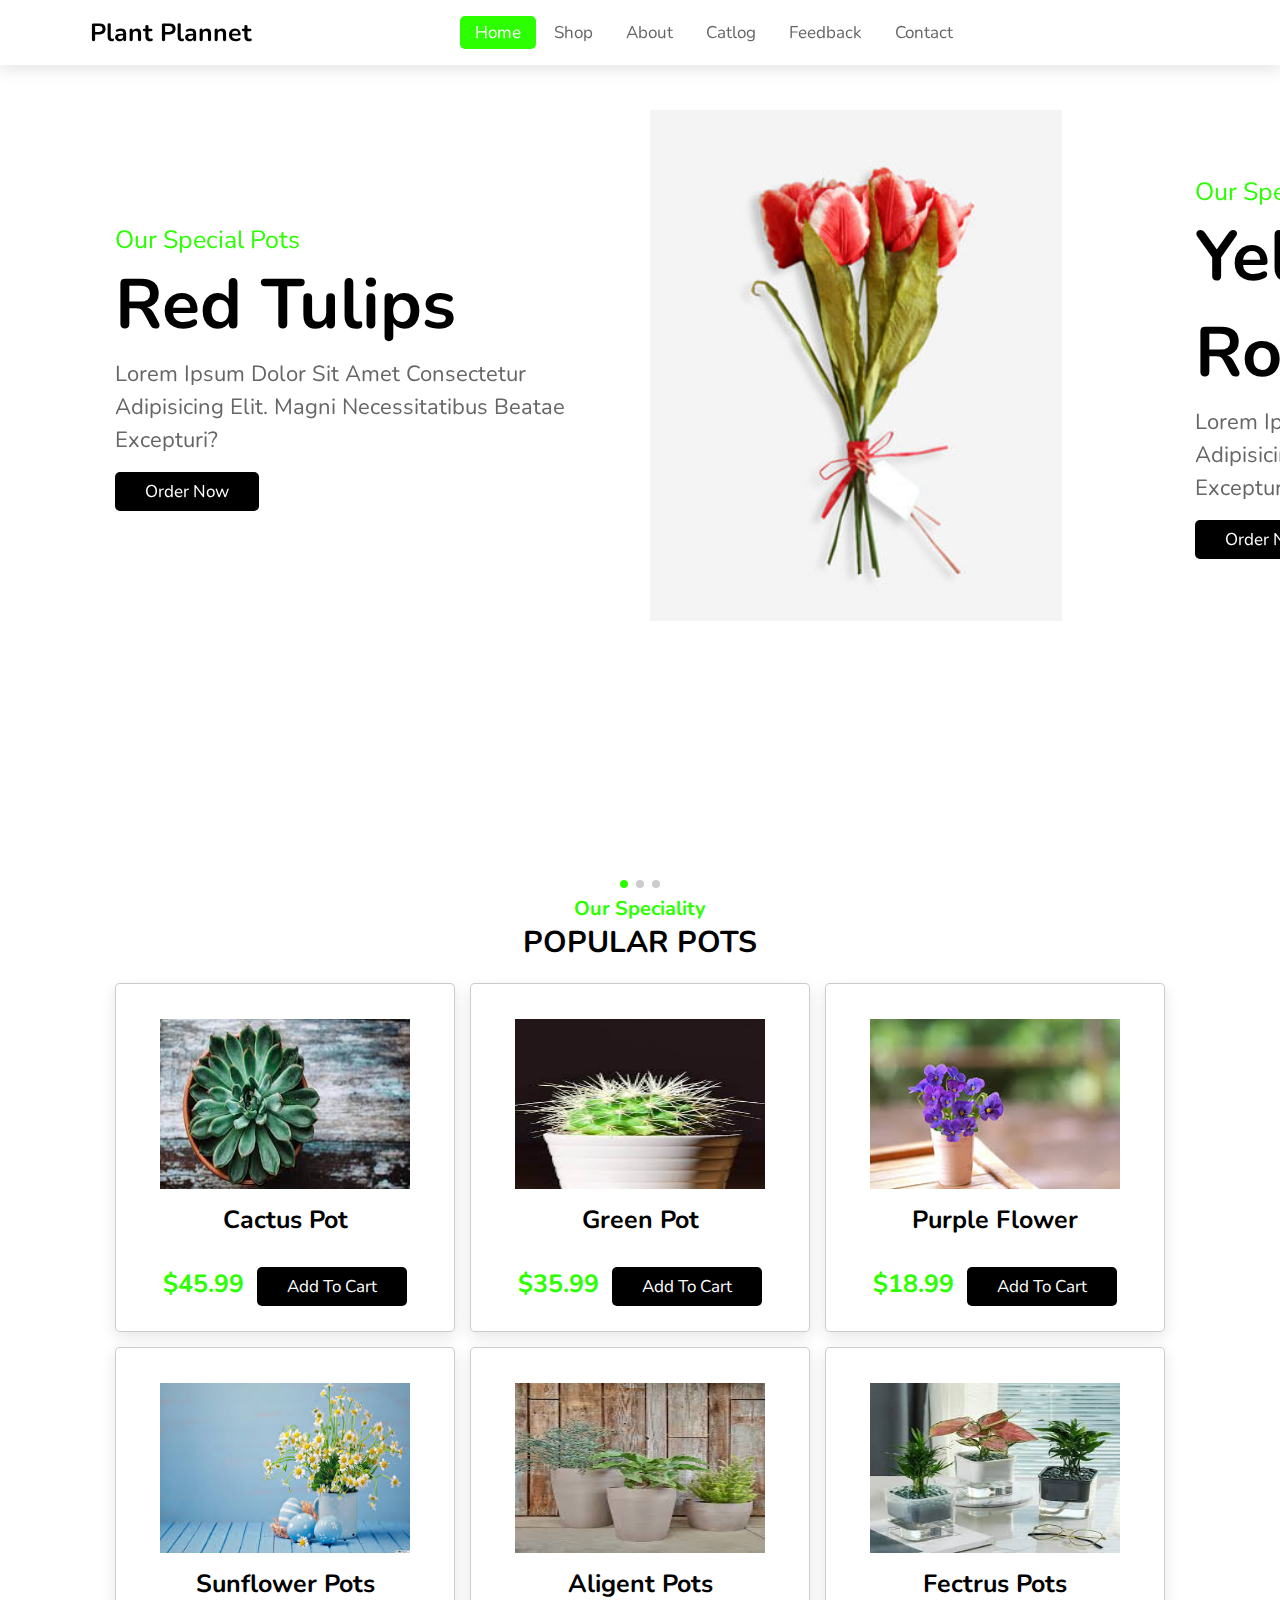
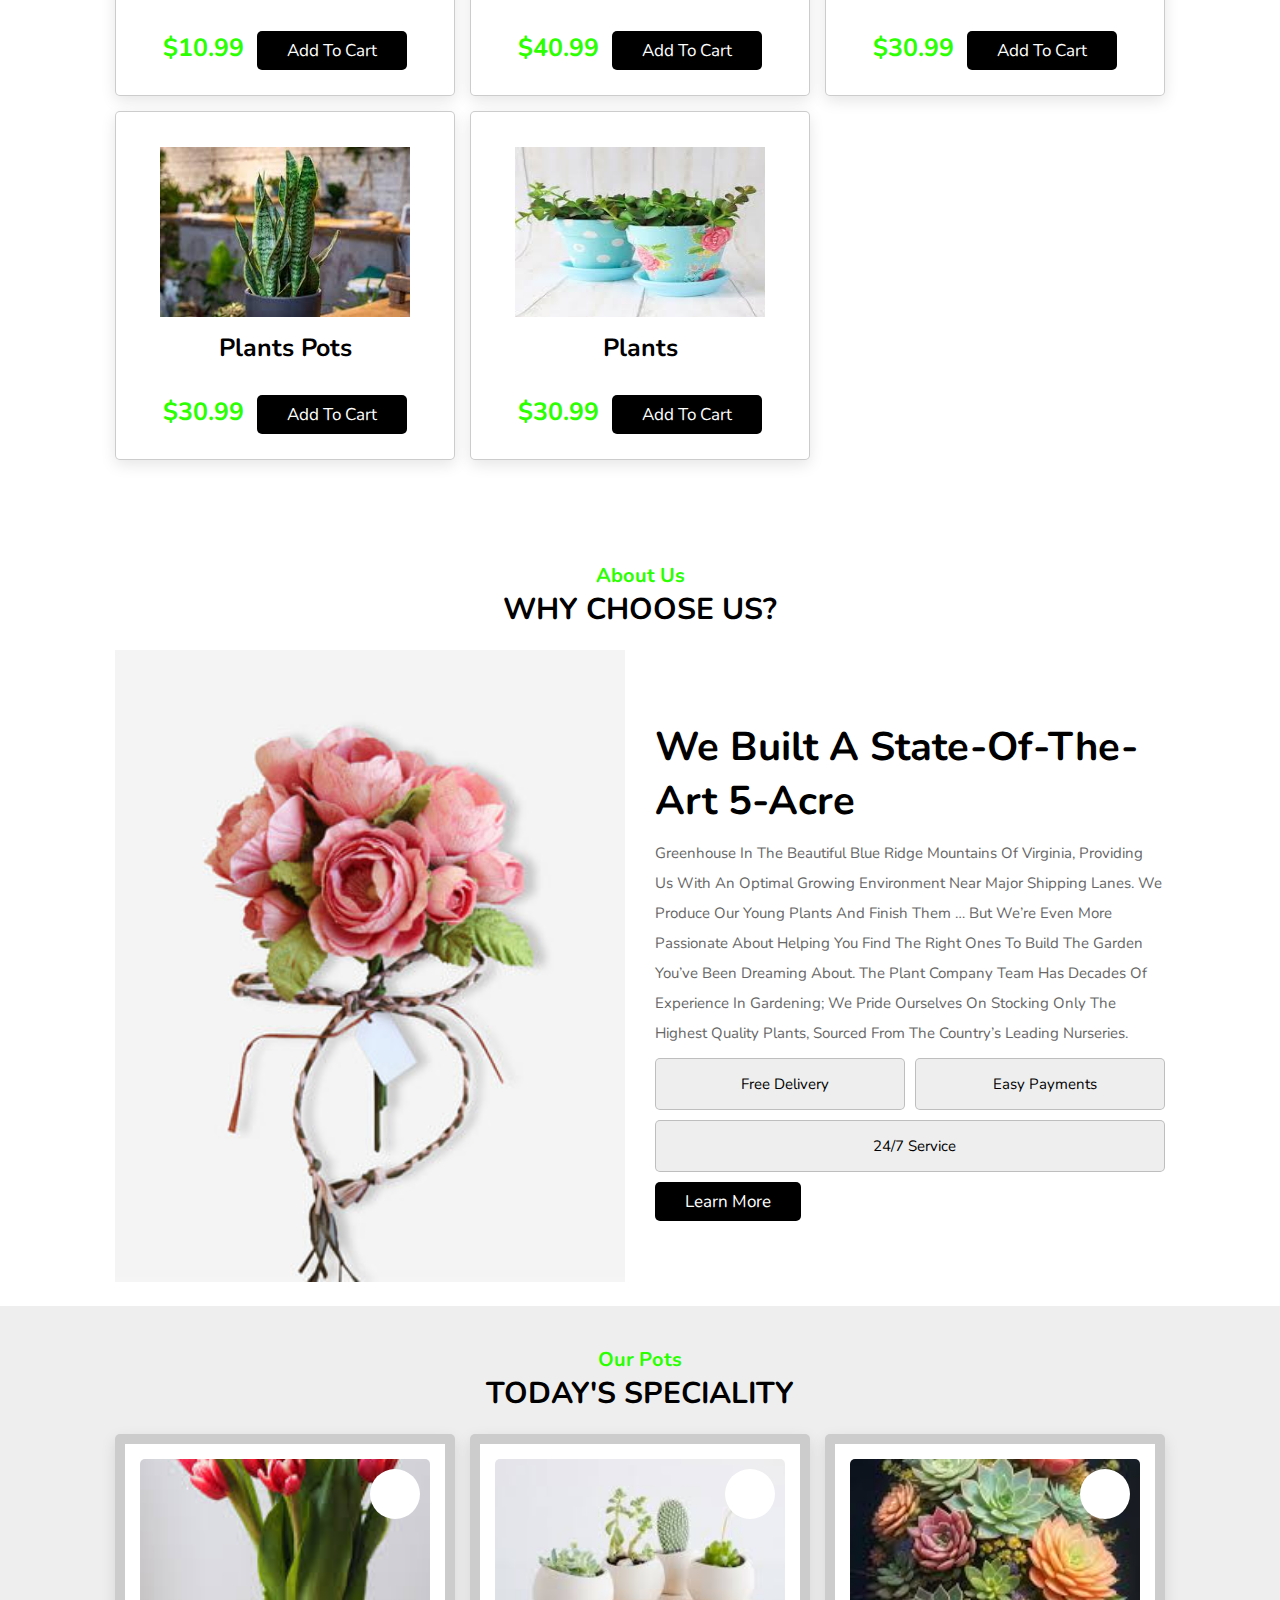
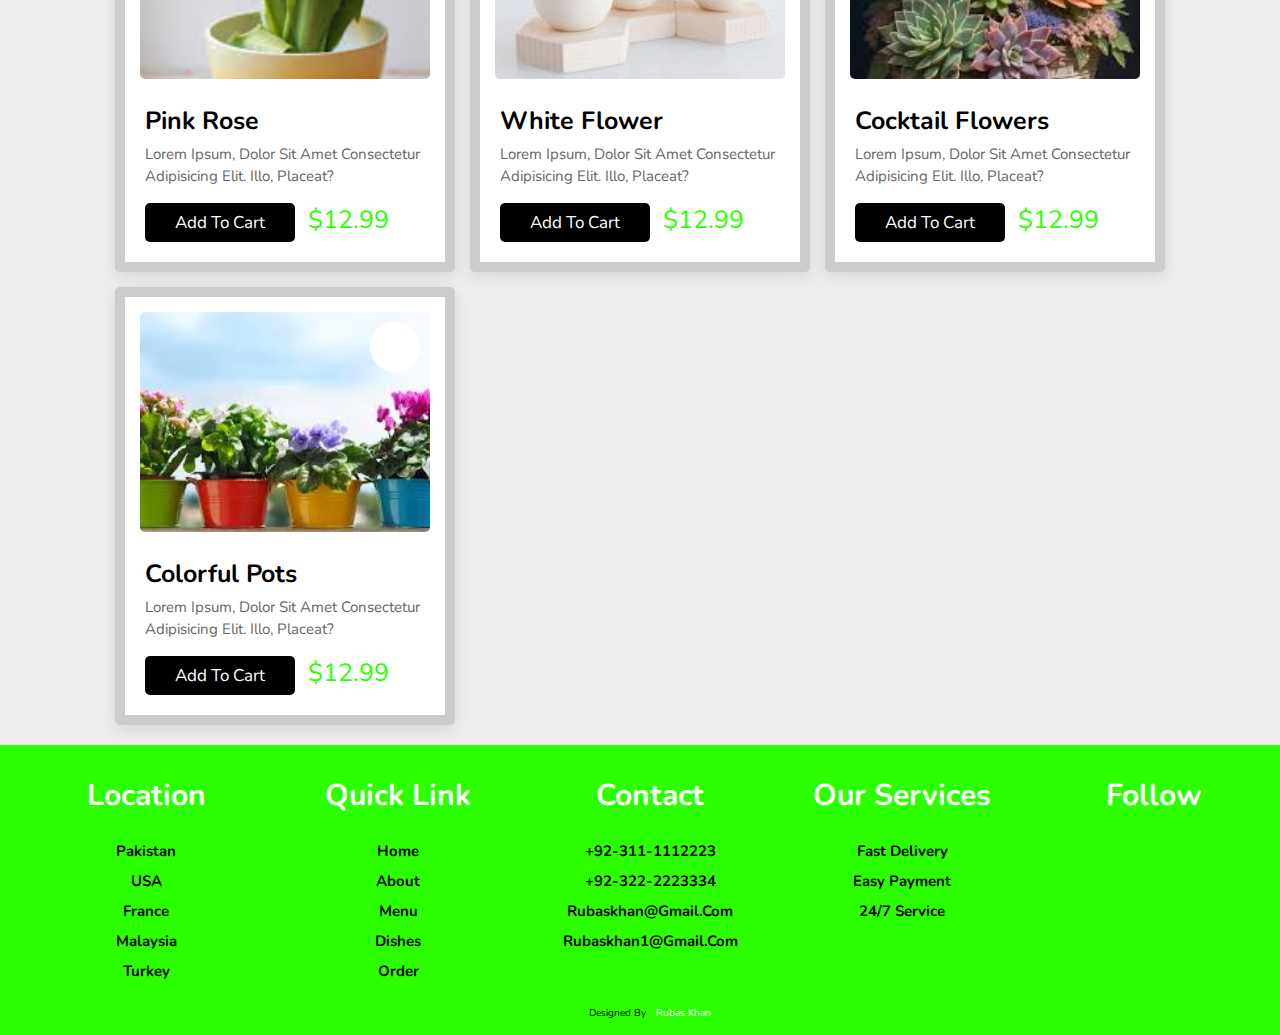
<file: index.html>
<!DOCTYPE html>
<html lang="en">
<head>
    <meta charset="UTF-8">
    <meta name="viewport" content="width=device-width, initial-scale=1.0">
    <title>PLANT PLANET WEBSITE</title>
   <!-- Link Swiper's CSS -->
  <link rel="stylesheet" href="https://cdn.jsdelivr.net/npm/swiper@10/swiper-bundle.min.css" />
    <!-- FONT AWESOME CDN LINK -->
    <link rel="stylesheet" href="https://cdnjs.cloudflare.com/ajax/libs/font-awesome/6.4.0/css/all.min.css" integrity="sha512-iecdLmaskl7CVkqkXNQ/ZH/XLlvWZOJyj7Yy7tcenmpD1ypASozpmT/E0iPtmFIB46ZmdtAc9eNBvH0H/ZpiBw==" crossorigin="anonymous" referrerpolicy="no-referrer" />
    <!-- CUSTOM CSS FILE LINK -->
    <link rel="stylesheet" href="stylesheet.css">
<!-- CUSTOM  BOOTSTRAP CSS FILE LINK -->
<link rel="stylesheet" href="bootstrap-5.0.2-dist/css/bootstrap-grid.css">
    
    
</head>
<body>
    <!-- HEADER SECTION START -->
    <header>
        <a href="#" class="logo"><i class="fas-fa-untensils"></i>plant plannet</a>
        <nav class="navbar">
            <a class="active" href="#home">Home</a>
            <a href="Dishes.html">Shop</a>
            <a href="About.html">about</a>
            <a href="Menu.html">catlog</a>
            <a href="review.html">feedback</a>
            <a href="order.html">contact</a>

        </nav>
        <div class="icons">
            <i class="fas fa-bars" id="menu-bars"></i>
            <i class="fas fa-search" id="search-icon"></i>
            <a href="#" class="fas fa-heart"></a>
            <a href="#" class="fas fa-shopping-cart"></a>
        </div>
    </header>
    <!-- HEADER SECTION END -->
    <!-- SEARCH FORM -->
    <form action="" id="search-form">
        <input type="search" placeholder="search here..." name="" id="search-box">
        <label for="search-box" class="fas fa-search"></label>
        <i class="fas fa-times" id="close"></i>
    </form>
    <!-- HOME SECTION START -->
    <section class="home" id="home">

        <div class="swiper-container home-slider">

            <div class="swiper-wrapper wrapper">
                <div class="swiper-slide slide">
                    <div class="content">
                        <span>Our Special pots</span>
                        <h3>red tulips</h3>
                        <p>Lorem ipsum dolor sit amet consectetur adipisicing elit. Magni necessitatibus beatae excepturi?</p>
                        <a href="#" class="btn">Order Now</a>
                    </div>
                    <div class="image">
                        <img src="img3/red tulipa.jpg" alt="" >
                    </div>
                </div> 
               
                <div class="swiper-slide slide">
                    <div class="content ">
                        <span>Our Special pots</span>
                        <h3>yellow queen rose</h3>
                        <p>Lorem ipsum dolor sit amet consectetur adipisicing elit. Magni necessitatibus beatae excepturi?</p>
                        <a href="#" class="btn">Order Now</a>
                    </div>
                    <div class="image">
                        <img src="img3/yellow queen rose.jpg" alt=""  >
                    </div>
                </div> 
                <div class="swiper-slide slide">
                    <div class="content">
                        <span>Our Special pots</span>
                        <h3>pink roses </h3>
                        <p>Lorem ipsum dolor sit amet consectetur adipisicing elit. Magni necessitatibus beatae excepturi?</p>
                        <a href="#" class="btn">Order Now</a>
                    </div>
                    <div class="image">
                        <img src="img3/pink roses.jpg" alt=""  >
                    </div>
                </div> 
                
            </div>
            <div class="swiper-pagination"></div>
        </div>

    </section>
<br><br><br><br><br><br>
    <!-- HOME SECTION END -->
    <br><br><br><br><br><br><br>


    <br><br>
         <!-- DISHES SECTION START -->
         <section class="dishes" id="dishes">
            <h3 class="sub-heading">Our Speciality</h3>
            <h1 class="heading">Popular pots</h3>
                <div class="box-container">
                    <div class="box">
                        <a href="#" class="fas fa-heart"></a>
                        <a href="#" class="fas fa-eye"></a>
                        <img src="img2/6.jpeg" alt="" width="250px" height="200px">
                        <h3>cactus pot</h3>
                        <div class="stars">
                            <i class="fas fa-star"></i>
                            <i class="fas fa-star"></i>
                            <i class="fas fa-star"></i>
                            <i class="fas fa-star"></i>
                            <i class="fas fa-star-half-alt"></i>
    
                        </div>
                        <span>$45.99</span>
                        <a href="#" class="btn">Add To Cart</a>
                    </div>
                    <div class="box">
                        <a href="#" class="fas fa-heart"></a>
                        <a href="#" class="fas fa-eye"></a>
                        <img src="img2/7.jpeg" alt="" width="250px" height="200px">
                        <h3>green pot</h3>
                        <div class="stars">
                            <i class="fas fa-star"></i>
                            <i class="fas fa-star"></i>
                            <i class="fas fa-star"></i>
                            <i class="fas fa-star"></i>
                            <i class="fas fa-star-half-alt"></i>
    
                        </div>
                        <span>$35.99</span>
                        <a href="#" class="btn">Add To Cart</a>
                    </div>
                    <div class="box">
                        <a href="#" class="fas fa-heart"></a>
                        <a href="#" class="fas fa-eye"></a>
                        <img src="img2/8.jpeg" alt="" width="250px" height="200px">
                        <h3>purple flower</h3>
                        <div class="stars">
                            <i class="fas fa-star"></i>
                            <i class="fas fa-star"></i>
                            <i class="fas fa-star"></i>
                            <i class="fas fa-star"></i>
                            <i class="fas fa-star-half-alt"></i>
    
                        </div>
                        <span>$18.99</span>
                        <a href="#" class="btn">Add To Cart</a>
                    </div>
                    <div class="box">
                        <a href="#" class="fas fa-heart"></a>
                        <a href="#" class="fas fa-eye"></a>
                        <img src="img2/15.jpeg" alt="" width="250px" height="200px">
                        <h3> sunflower pots</h3>
                        <div class="stars">
                            <i class="fas fa-star"></i>
                            <i class="fas fa-star"></i>
                            <i class="fas fa-star"></i>
                            <i class="fas fa-star"></i>
                            <i class="fas fa-star-half-alt"></i>
    
                        </div>
                        <span>$10.99</span>
                        <a href="#" class="btn">Add To Cart</a>
                    </div>
                    <div class="box">
                        <a href="#" class="fas fa-heart"></a>
                        <a href="#" class="fas fa-eye"></a>
                        <img src="img2/9.jpeg" alt="" width="250px" height="200px">
                        <h3>aligent pots</h3>
                        <div class="stars">
                            <i class="fas fa-star"></i>
                            <i class="fas fa-star"></i>
                            <i class="fas fa-star"></i>
                            <i class="fas fa-star"></i>
                            <i class="fas fa-star-half-alt"></i>
    
                        </div>
                        <span>$40.99</span>
                        <a href="#" class="btn">Add To Cart</a>
                    </div>
                    <div class="box">
                        <a href="#" class="fas fa-heart"></a>
                        <a href="#" class="fas fa-eye"></a>
                        <img src="img2/10.jpeg" alt="" width="250px" height="200px">
                        <h3> fectrus pots</h3>
                        <div class="stars">
                            <i class="fas fa-star"></i>
                            <i class="fas fa-star"></i>
                            <i class="fas fa-star"></i>
                            <i class="fas fa-star"></i>
                            <i class="fas fa-star-half-alt"></i>
    
                        </div>
                        <span>$30.99</span>
                        <a href="#" class="btn">Add To Cart</a>
                    </div>
                    <div class="box">
                        <a href="#" class="fas fa-heart"></a>
                        <a href="#" class="fas fa-eye"></a>
                        <img src="img2/11.jpeg" alt="" width="250px" height="200px">
                        <h3>plants pots</h3>
                        <div class="stars">
                            <i class="fas fa-star"></i>
                            <i class="fas fa-star"></i>
                            <i class="fas fa-star"></i>
                            <i class="fas fa-star"></i>
                            <i class="fas fa-star-half-alt"></i>
    
                        </div>
                        <span>$30.99</span>
                        <a href="#" class="btn">Add To Cart</a>
                    </div>
                    <div class="box">
                        <a href="#" class="fas fa-heart"></a>
                        <a href="#" class="fas fa-eye"></a>
                        <img src="img2/12.jpeg" alt="" width="250px" height="200px">
                        <h3>plants</h3>
                        <div class="stars">
                            <i class="fas fa-star"></i>
                            <i class="fas fa-star"></i>
                            <i class="fas fa-star"></i>
                            <i class="fas fa-star"></i>
                            <i class="fas fa-star-half-alt"></i>
    
                        </div>
                        <span>$30.99</span>
                        <a href="#" class="btn">Add To Cart</a>
                    </div>
                </div>
        
        </section>
        <!-- DISHES SECTION END -->
        <br><br><br>
        <!-- ABOUT SECTION START -->
    <section class="about" id="about">
        <h3 class="sub-heading">About Us</h3>
        <h1 class="heading">Why Choose Us?</h3>

            <div class="row">
                <div class="image">
                    <img src="img3/pink queen rose.jpg" alt="" width="80%">
                </div>
                <div class="content">
                    <h3>We built a state-of-the-art 5-acre</h3>
                    <p>  greenhouse in the beautiful Blue Ridge Mountains of Virginia, providing us
                          with an optimal growing environment near major shipping lanes.
                           We produce our young plants and finish them … but we’re even more
                            passionate about helping you find the right ones
                         to build the garden you’ve been dreaming about. 
                         The Plant Company team has decades of experience in gardening;
                          we pride ourselves on stocking only the highest quality plants,
                           sourced from the country’s leading nurseries.</p>
                             <div class="icons-container">
                                <div class="icons">
                                    <i class="fas fa-shipping-fast"></i>
                                    <span>Free Delivery</span>
                                </div>
                                <div class="icons">
                                    <i class="fas fa-dollar-sign"></i>
                                    <span>Easy Payments</span>
                                </div>
                                <div class="icons">
                                    <i class="fas fa-headset"></i>
                                    <span>24/7 Service</span>
                                </div>
                             </div>
                             <a href="#" class="btn">Learn More</a>
                </div>
            </div>

    </section>
    

    <!-- ABOUT SECTION END -->
    
     <!-- MENU SECTION START -->
 <section class="menu" id="menu">
    <h3 class="sub-heading">Our pots</h3>
    <h1 class="heading">Today's Speciality</h3>

        <div class="box-container">
            <div class="box">
                <div class="image">
                    <img src="img2/16.jpeg" alt="" width="55%">
                    <a href="#" class="fas fa-heart"></a>
                </div>
                <div class="content">
                    <div class="stars">
                        <i class="fas fa-star"></i>
                        <i class="fas fa-star"></i>
                        <i class="fas fa-star"></i>
                        <i class="fas fa-star"></i>
                        <i class="fas fa-star-half-alt"></i>
                    </div>
                    <h3>pink rose</h3>
                    <p>Lorem ipsum, dolor sit amet consectetur adipisicing elit. Illo, placeat?</p>
                    <a href="#" class="btn">Add To Cart</a>
                    <span class="price">$12.99</span>
                </div>
            </div>
            <div class="box">
                <div class="image">
                    <img src="img2/17.jpeg" alt="" width="55%">
                    <a href="#" class="fas fa-heart"></a>
                </div>
                <div class="content">
                    <div class="stars">
                        <i class="fas fa-star"></i>
                        <i class="fas fa-star"></i>
                        <i class="fas fa-star"></i>
                        <i class="fas fa-star"></i>
                        <i class="fas fa-star-half-alt"></i>
                    </div>
                    <h3>white flower</h3>
                    <p>Lorem ipsum, dolor sit amet consectetur adipisicing elit. Illo, placeat?</p>
                    <a href="#" class="btn">Add To Cart</a>
                    <span class="price">$12.99</span>
                </div>
            </div>
            <div class="box">
                <div class="image">
                    <img src="img2/18.jpeg" alt="" width="55%">
                    <a href="#" class="fas fa-heart"></a>
                </div>
                <div class="content">
                    <div class="stars">
                        <i class="fas fa-star"></i>
                        <i class="fas fa-star"></i>
                        <i class="fas fa-star"></i>
                        <i class="fas fa-star"></i>
                        <i class="fas fa-star-half-alt"></i>
                    </div>
                    <h3>cocktail flowers</h3>
                    <p>Lorem ipsum, dolor sit amet consectetur adipisicing elit. Illo, placeat?</p>
                    <a href="#" class="btn">Add To Cart</a>
                    <span class="price">$12.99</span>
                </div>
            </div>
            <div class="box">
                <div class="image">
                    <img src="img2/19.jpeg" alt="" width="55%">
                    <a href="#" class="fas fa-heart"></a>
                </div>
                <div class="content">
                    <div class="stars">
                        <i class="fas fa-star"></i>
                        <i class="fas fa-star"></i>
                        <i class="fas fa-star"></i>
                        <i class="fas fa-star"></i>
                        <i class="fas fa-star-half-alt"></i>
                    </div>
                    <h3>colorful pots</h3>
                    <p>Lorem ipsum, dolor sit amet consectetur adipisicing elit. Illo, placeat?</p>
                    <a href="#" class="btn">Add To Cart</a>
                    <span class="price">$12.99</span>
                </div>
            </div>
          <br><br><br><br>
          
         
            

</section>




    <!-- MENU SECTION END -->



    <!-- FOOTER SECTION Start -->

    <footer>
        <div class="footer_main">

            <div class="footer_tag">

                <h2>Location</h2>
                <p>pakistan</p>
                <p>USA</p>
                <p>France</p>
                <p>Malaysia</p>
                <p>Turkey</p>

            </div>
            <div class="footer_tag">

                <h2>quick link</h2>
                <p>home</p>
                <p>about</p>
                <p>menu</p>
                <p>dishes</p>
                <p>order</p>

            </div>

            <div class="footer_tag">

                <h2>contact</h2>
                <p>+92-311-1112223</p>
                <p>+92-322-2223334</p>
                <p>rubaskhan@gmail.com</p>
                <p>rubaskhan1@gmail.com</p>

            </div>

            <div class="footer_tag">

                <h2>our services</h2>
                <p>fast delivery</p>
                <p>easy payment</p>
                <p>24/7 service</p>

            </div>

            <div class="footer_tag">

                <h2>follow</h2>
                <i class="fa-brands fa-facebook-f"></i>
                <i class="fa-brands fa-twitter"></i>
                <i class="fa-brands fa-instagram"></i>
                <i class="fa-brands fa-linkedin-in"></i>

            </div>

        </div>
        <p class="end">designed by <span><i class="fa-solid fa-face-grin"></i>rubas khan</span></p>
    </footer>
  











    <!-- FOOTER SECTION END -->

    









































    <!-- Swipper file -->
    <script src="https://cdn.jsdelivr.net/npm/swiper@10/swiper-bundle.min.js"></script>
    <!-- CUSTOM JS FILE LINK -->
    <script src="script.js"></script>
</body>
</html>
</file>
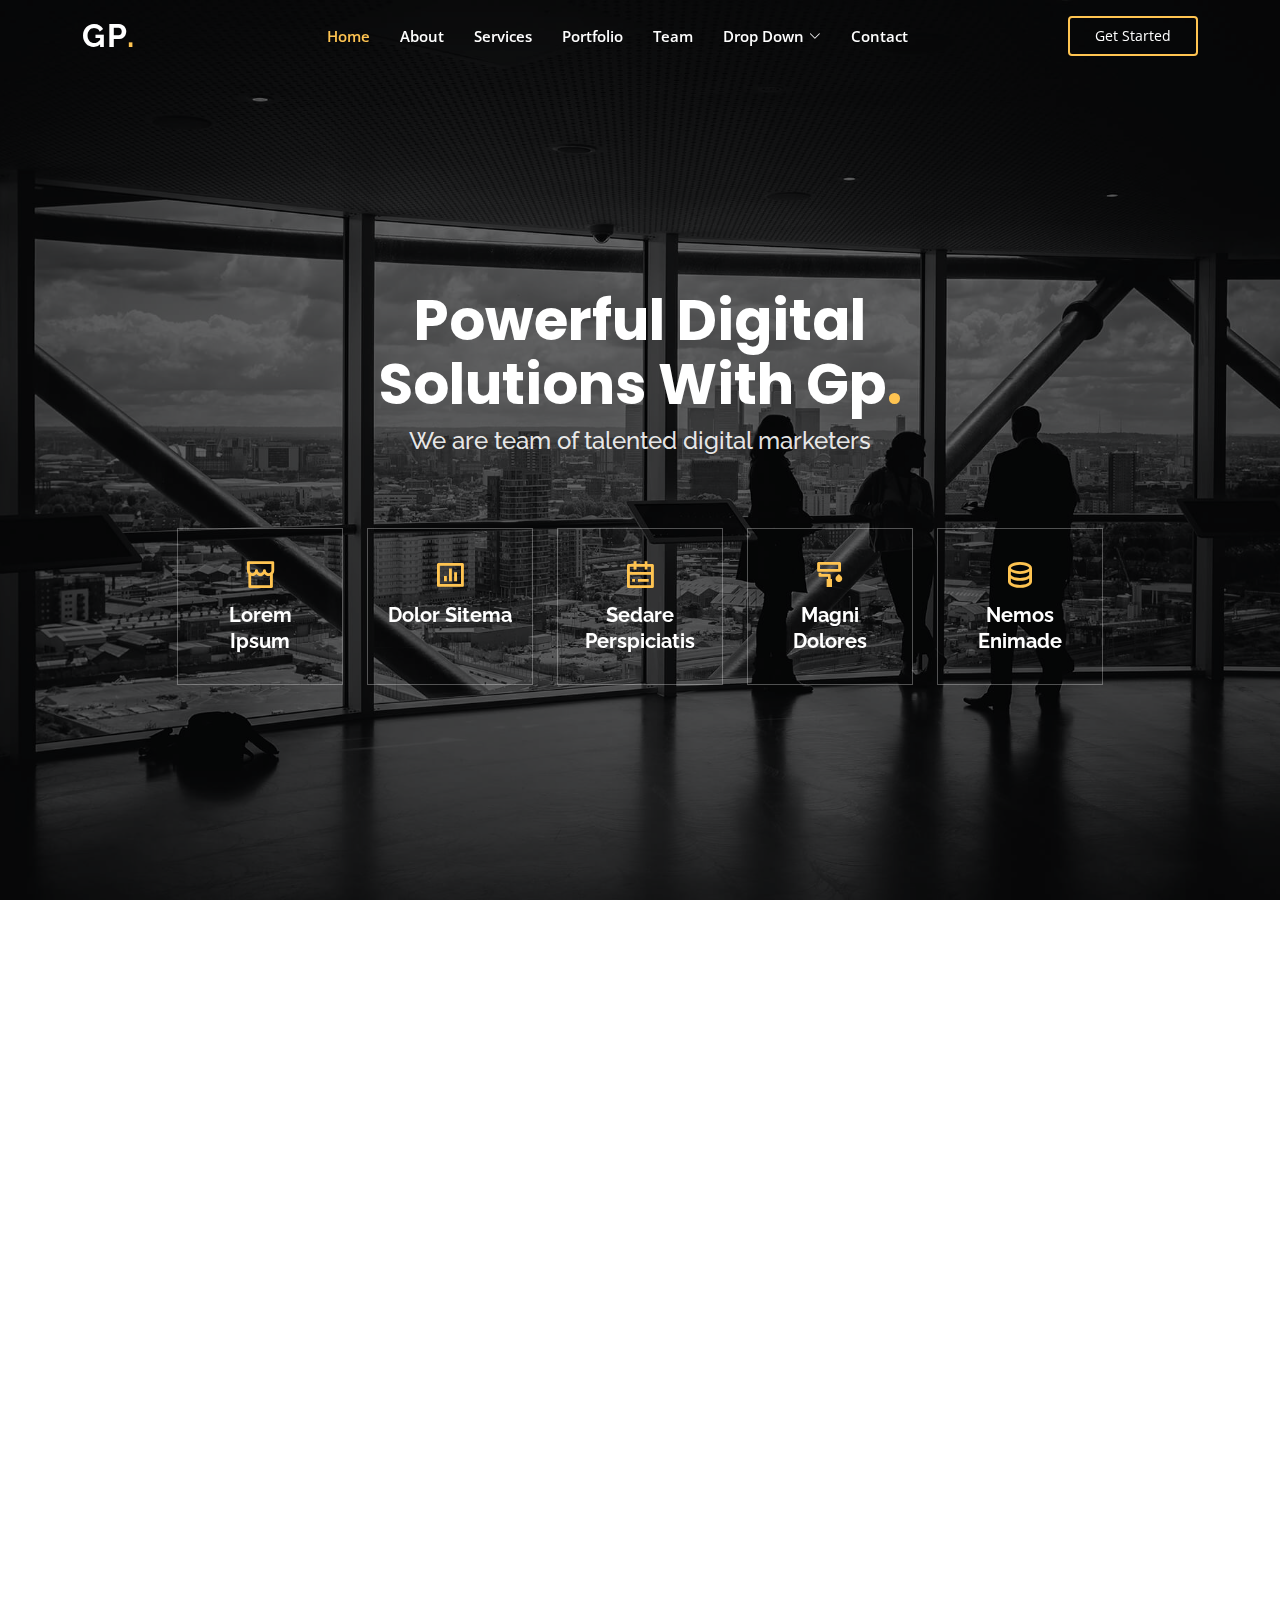
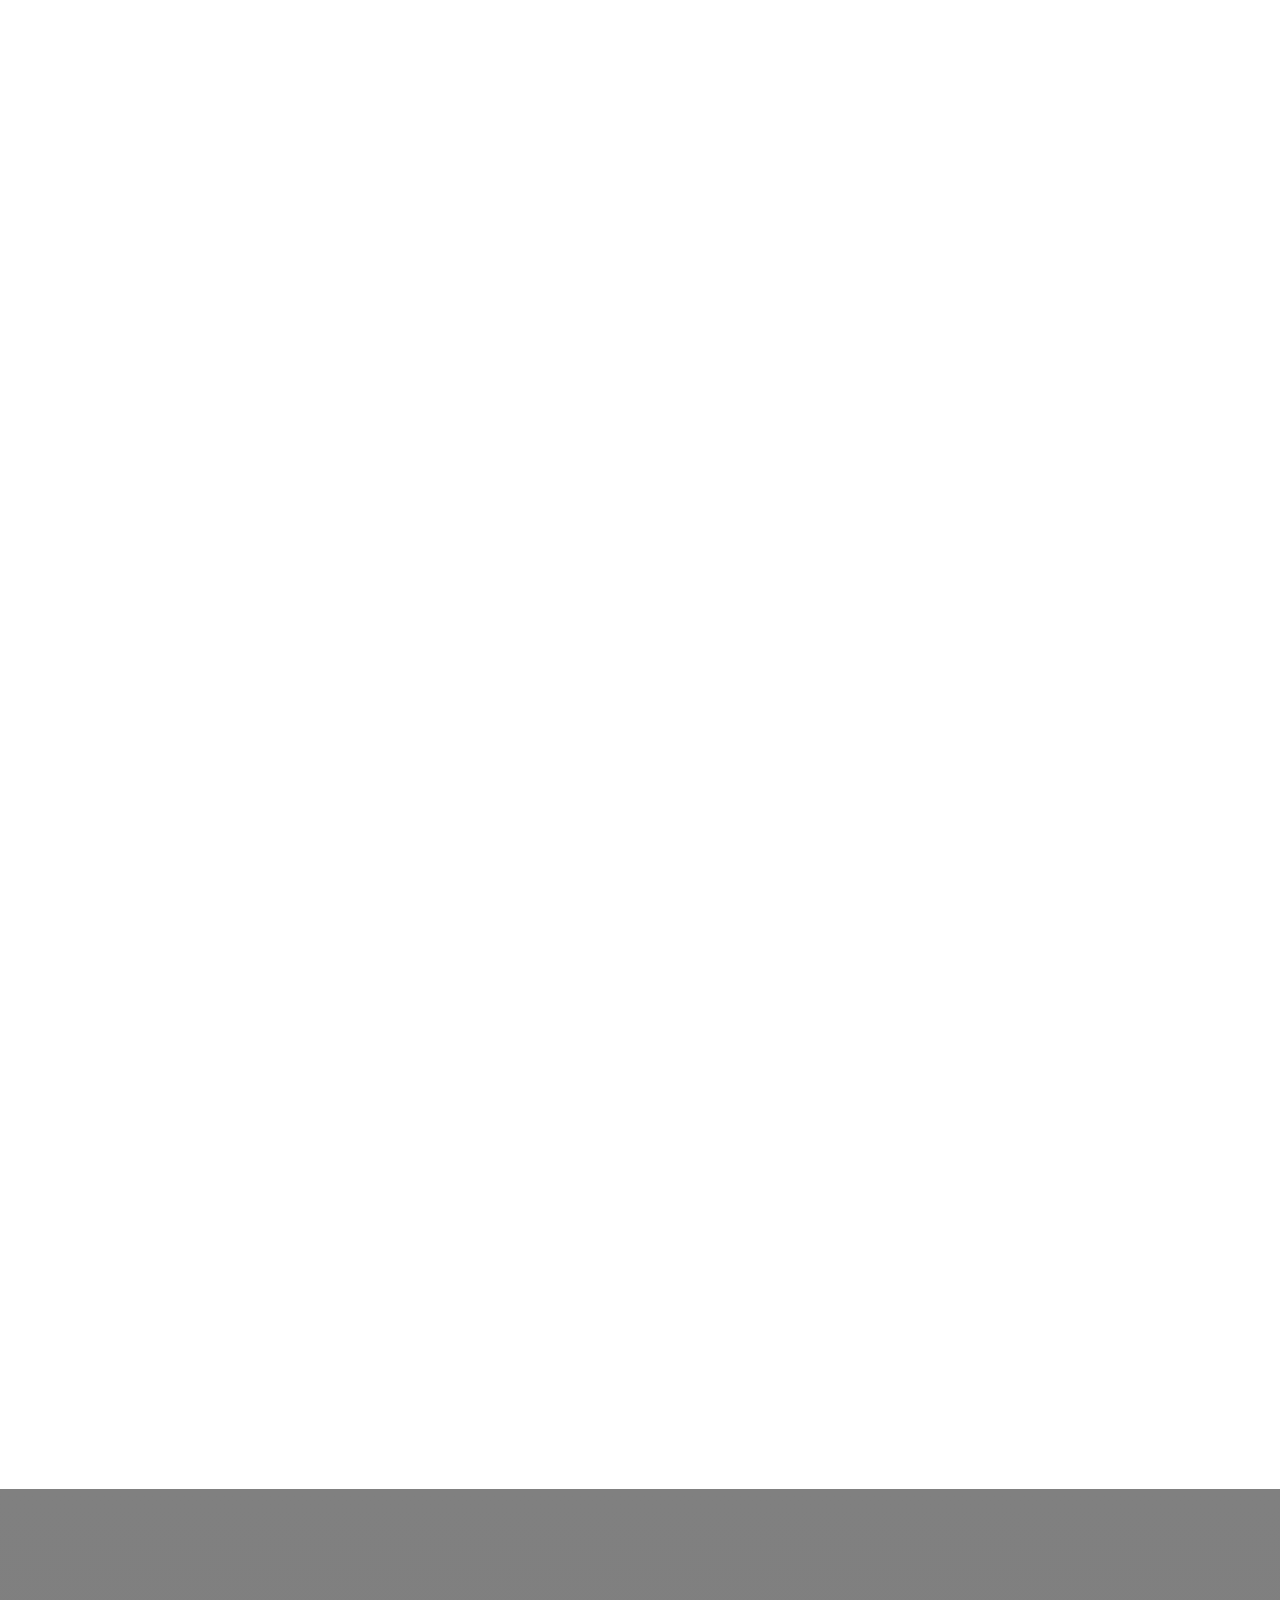
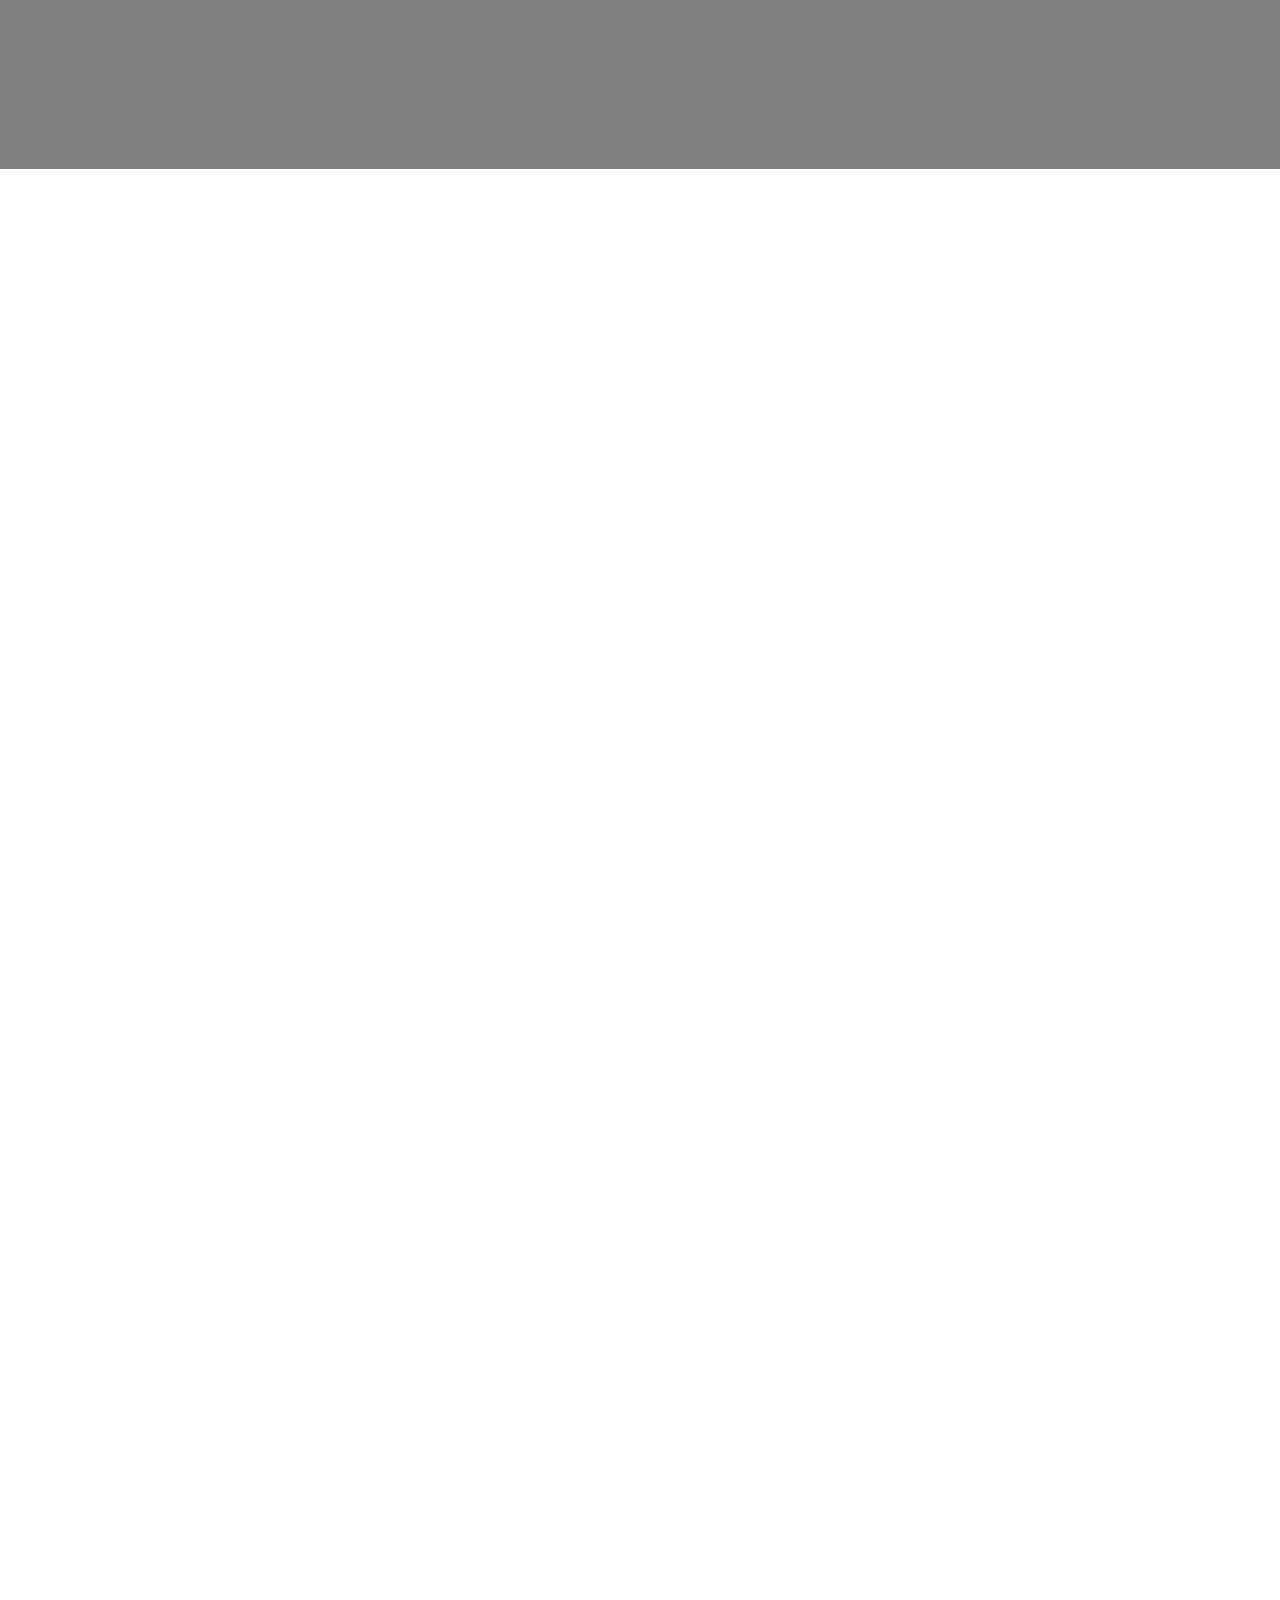
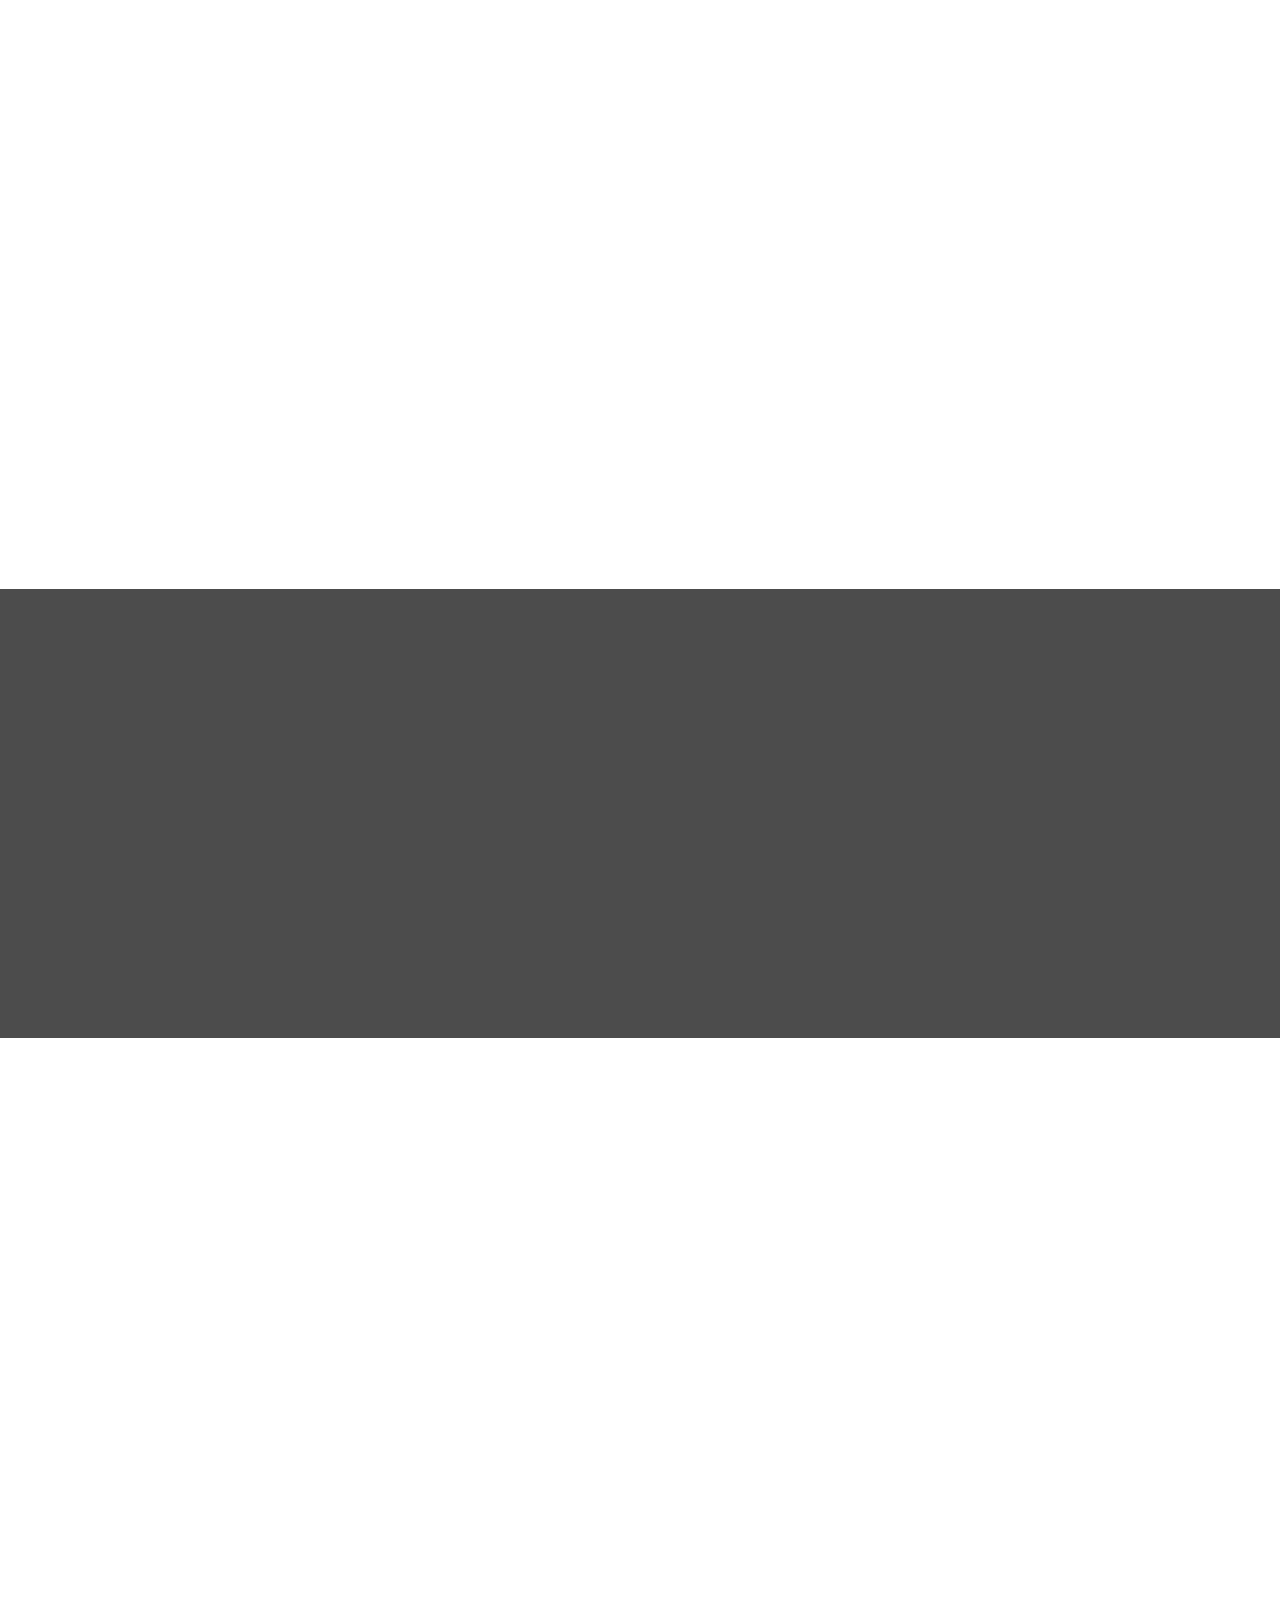
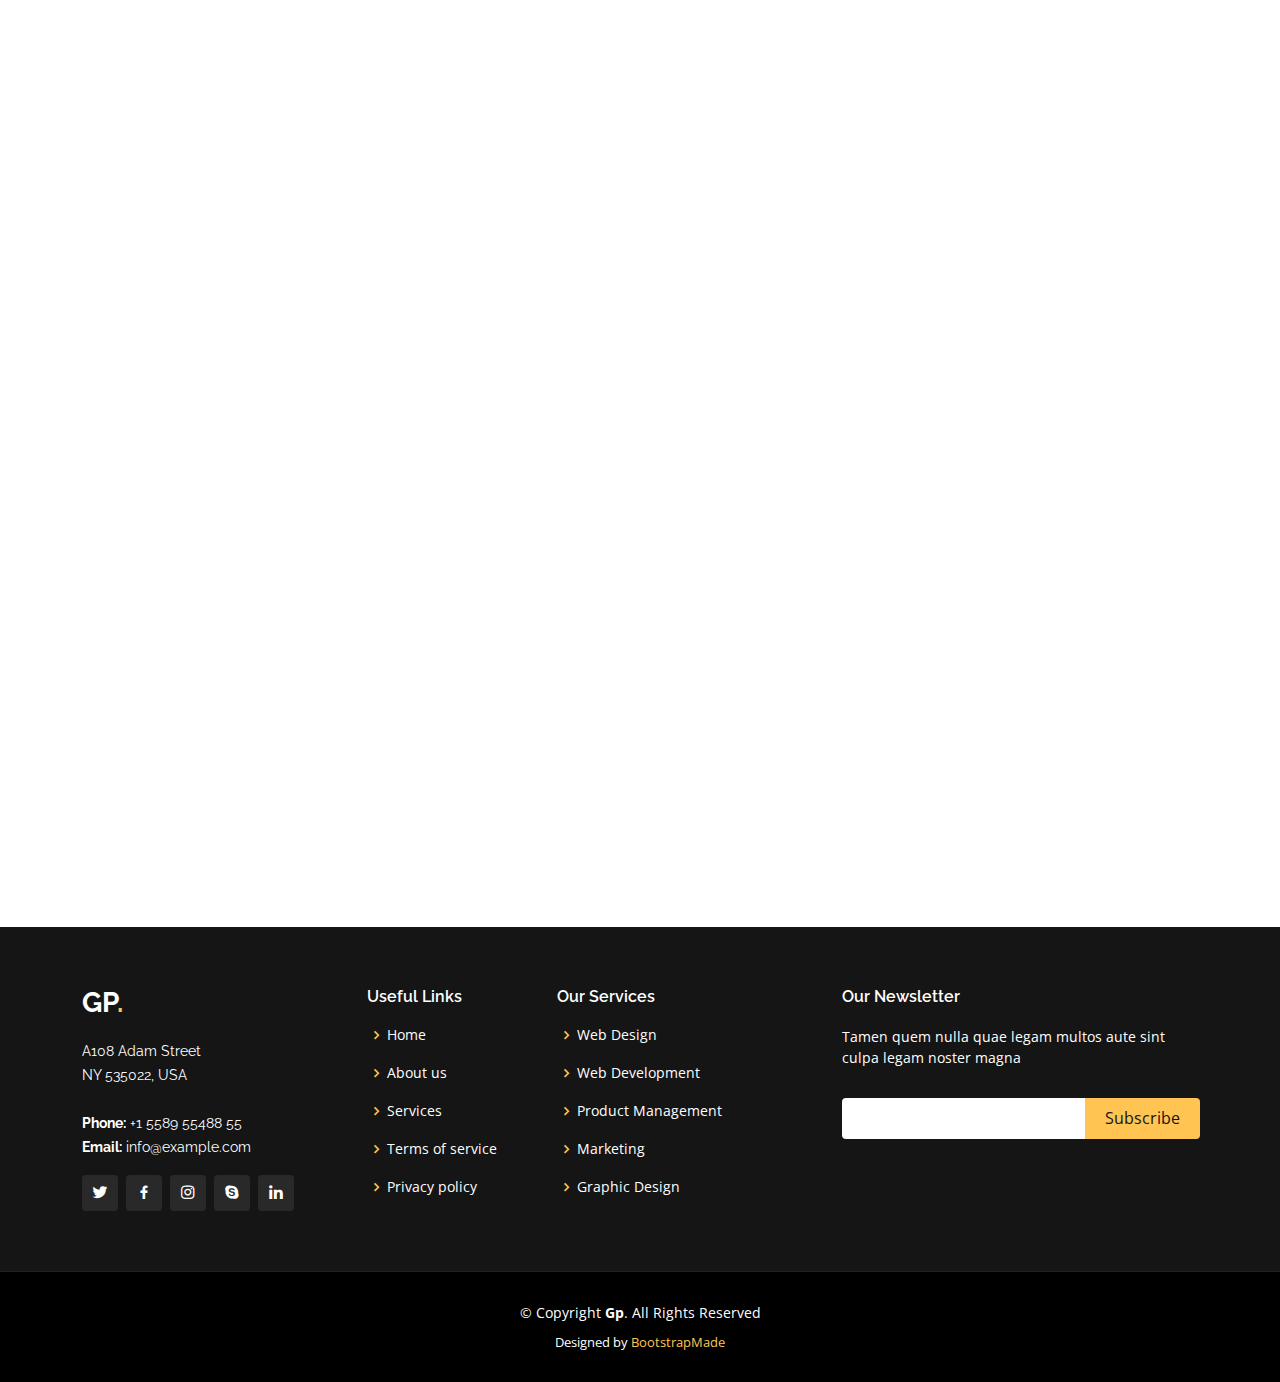
<file: img/Gp/index.html>
<!DOCTYPE html>
<html lang="en">

<head>
  <meta charset="utf-8">
  <meta content="width=device-width, initial-scale=1.0" name="viewport">

  <title>Gp Bootstrap Template - Index</title>
  <meta content="" name="description">
  <meta content="" name="keywords">

  <!-- Favicons -->
  <link href="assets/img/favicon.png" rel="icon">
  <link href="assets/img/apple-touch-icon.png" rel="apple-touch-icon">

  <!-- Google Fonts -->
  <link href="https://fonts.googleapis.com/css?family=Open+Sans:300,300i,400,400i,600,600i,700,700i|Raleway:300,300i,400,400i,500,500i,600,600i,700,700i|Poppins:300,300i,400,400i,500,500i,600,600i,700,700i" rel="stylesheet">

  <!-- Vendor CSS Files -->
  <link href="assets/vendor/aos/aos.css" rel="stylesheet">
  <link href="assets/vendor/bootstrap/css/bootstrap.min.css" rel="stylesheet">
  <link href="assets/vendor/bootstrap-icons/bootstrap-icons.css" rel="stylesheet">
  <link href="assets/vendor/boxicons/css/boxicons.min.css" rel="stylesheet">
  <link href="assets/vendor/glightbox/css/glightbox.min.css" rel="stylesheet">
  <link href="assets/vendor/remixicon/remixicon.css" rel="stylesheet">
  <link href="assets/vendor/swiper/swiper-bundle.min.css" rel="stylesheet">

  <!-- Template Main CSS File -->
  <link href="assets/css/style.css" rel="stylesheet">

  <!-- =======================================================
  * Template Name: Gp
  * Updated: May 30 2023 with Bootstrap v5.3.0
  * Template URL: https://bootstrapmade.com/gp-free-multipurpose-html-bootstrap-template/
  * Author: BootstrapMade.com
  * License: https://bootstrapmade.com/license/
  ======================================================== -->
</head>

<body>

  <!-- ======= Header ======= -->
  <header id="header" class="fixed-top ">
    <div class="container d-flex align-items-center justify-content-lg-between">

      <h1 class="logo me-auto me-lg-0"><a href="index.html">Gp<span>.</span></a></h1>
      <!-- Uncomment below if you prefer to use an image logo -->
      <!-- <a href="index.html" class="logo me-auto me-lg-0"><img src="assets/img/logo.png" alt="" class="img-fluid"></a>-->

      <nav id="navbar" class="navbar order-last order-lg-0">
        <ul>
          <li><a class="nav-link scrollto active" href="#hero">Home</a></li>
          <li><a class="nav-link scrollto" href="#about">About</a></li>
          <li><a class="nav-link scrollto" href="#services">Services</a></li>
          <li><a class="nav-link scrollto " href="#portfolio">Portfolio</a></li>
          <li><a class="nav-link scrollto" href="#team">Team</a></li>
          <li class="dropdown"><a href="#"><span>Drop Down</span> <i class="bi bi-chevron-down"></i></a>
            <ul>
              <li><a href="#">Drop Down 1</a></li>
              <li class="dropdown"><a href="#"><span>Deep Drop Down</span> <i class="bi bi-chevron-right"></i></a>
                <ul>
                  <li><a href="#">Deep Drop Down 1</a></li>
                  <li><a href="#">Deep Drop Down 2</a></li>
                  <li><a href="#">Deep Drop Down 3</a></li>
                  <li><a href="#">Deep Drop Down 4</a></li>
                  <li><a href="#">Deep Drop Down 5</a></li>
                </ul>
              </li>
              <li><a href="#">Drop Down 2</a></li>
              <li><a href="#">Drop Down 3</a></li>
              <li><a href="#">Drop Down 4</a></li>
            </ul>
          </li>
          <li><a class="nav-link scrollto" href="#contact">Contact</a></li>
        </ul>
        <i class="bi bi-list mobile-nav-toggle"></i>
      </nav><!-- .navbar -->

      <a href="#about" class="get-started-btn scrollto">Get Started</a>

    </div>
  </header><!-- End Header -->

  <!-- ======= Hero Section ======= -->
  <section id="hero" class="d-flex align-items-center justify-content-center">
    <div class="container" data-aos="fade-up">

      <div class="row justify-content-center" data-aos="fade-up" data-aos-delay="150">
        <div class="col-xl-6 col-lg-8">
          <h1>Powerful Digital Solutions With Gp<span>.</span></h1>
          <h2>We are team of talented digital marketers</h2>
        </div>
      </div>

      <div class="row gy-4 mt-5 justify-content-center" data-aos="zoom-in" data-aos-delay="250">
        <div class="col-xl-2 col-md-4">
          <div class="icon-box">
            <i class="ri-store-line"></i>
            <h3><a href="">Lorem Ipsum</a></h3>
          </div>
        </div>
        <div class="col-xl-2 col-md-4">
          <div class="icon-box">
            <i class="ri-bar-chart-box-line"></i>
            <h3><a href="">Dolor Sitema</a></h3>
          </div>
        </div>
        <div class="col-xl-2 col-md-4">
          <div class="icon-box">
            <i class="ri-calendar-todo-line"></i>
            <h3><a href="">Sedare Perspiciatis</a></h3>
          </div>
        </div>
        <div class="col-xl-2 col-md-4">
          <div class="icon-box">
            <i class="ri-paint-brush-line"></i>
            <h3><a href="">Magni Dolores</a></h3>
          </div>
        </div>
        <div class="col-xl-2 col-md-4">
          <div class="icon-box">
            <i class="ri-database-2-line"></i>
            <h3><a href="">Nemos Enimade</a></h3>
          </div>
        </div>
      </div>

    </div>
  </section><!-- End Hero -->

  <main id="main">

    <!-- ======= About Section ======= -->
    <section id="about" class="about">
      <div class="container" data-aos="fade-up">

        <div class="row">
          <div class="col-lg-6 order-1 order-lg-2" data-aos="fade-left" data-aos-delay="100">
            <img src="assets/img/about.jpg" class="img-fluid" alt="">
          </div>
          <div class="col-lg-6 pt-4 pt-lg-0 order-2 order-lg-1 content" data-aos="fade-right" data-aos-delay="100">
            <h3>Voluptatem dignissimos provident quasi corporis voluptates sit assumenda.</h3>
            <p class="fst-italic">
              Lorem ipsum dolor sit amet, consectetur adipiscing elit, sed do eiusmod tempor incididunt ut labore et dolore
              magna aliqua.
            </p>
            <ul>
              <li><i class="ri-check-double-line"></i> Ullamco laboris nisi ut aliquip ex ea commodo consequat.</li>
              <li><i class="ri-check-double-line"></i> Duis aute irure dolor in reprehenderit in voluptate velit.</li>
              <li><i class="ri-check-double-line"></i> Ullamco laboris nisi ut aliquip ex ea commodo consequat. Duis aute irure dolor in reprehenderit in voluptate trideta storacalaperda mastiro dolore eu fugiat nulla pariatur.</li>
            </ul>
            <p>
              Ullamco laboris nisi ut aliquip ex ea commodo consequat. Duis aute irure dolor in reprehenderit in voluptate
              velit esse cillum dolore eu fugiat nulla pariatur. Excepteur sint occaecat cupidatat non proident
            </p>
          </div>
        </div>

      </div>
    </section><!-- End About Section -->

    <!-- ======= Clients Section ======= -->
    <section id="clients" class="clients">
      <div class="container" data-aos="zoom-in">

        <div class="clients-slider swiper">
          <div class="swiper-wrapper align-items-center">
            <div class="swiper-slide"><img src="assets/img/clients/client-1.png" class="img-fluid" alt=""></div>
            <div class="swiper-slide"><img src="assets/img/clients/client-2.png" class="img-fluid" alt=""></div>
            <div class="swiper-slide"><img src="assets/img/clients/client-3.png" class="img-fluid" alt=""></div>
            <div class="swiper-slide"><img src="assets/img/clients/client-4.png" class="img-fluid" alt=""></div>
            <div class="swiper-slide"><img src="assets/img/clients/client-5.png" class="img-fluid" alt=""></div>
            <div class="swiper-slide"><img src="assets/img/clients/client-6.png" class="img-fluid" alt=""></div>
            <div class="swiper-slide"><img src="assets/img/clients/client-7.png" class="img-fluid" alt=""></div>
            <div class="swiper-slide"><img src="assets/img/clients/client-8.png" class="img-fluid" alt=""></div>
          </div>
          <div class="swiper-pagination"></div>
        </div>

      </div>
    </section><!-- End Clients Section -->

    <!-- ======= Features Section ======= -->
    <section id="features" class="features">
      <div class="container" data-aos="fade-up">

        <div class="row">
          <div class="image col-lg-6" style='background-image: url("assets/img/features.jpg");' data-aos="fade-right"></div>
          <div class="col-lg-6" data-aos="fade-left" data-aos-delay="100">
            <div class="icon-box mt-5 mt-lg-0" data-aos="zoom-in" data-aos-delay="150">
              <i class="bx bx-receipt"></i>
              <h4>Est labore ad</h4>
              <p>Consequuntur sunt aut quasi enim aliquam quae harum pariatur laboris nisi ut aliquip</p>
            </div>
            <div class="icon-box mt-5" data-aos="zoom-in" data-aos-delay="150">
              <i class="bx bx-cube-alt"></i>
              <h4>Harum esse qui</h4>
              <p>Excepteur sint occaecat cupidatat non proident, sunt in culpa qui officia deserunt</p>
            </div>
            <div class="icon-box mt-5" data-aos="zoom-in" data-aos-delay="150">
              <i class="bx bx-images"></i>
              <h4>Aut occaecati</h4>
              <p>Aut suscipit aut cum nemo deleniti aut omnis. Doloribus ut maiores omnis facere</p>
            </div>
            <div class="icon-box mt-5" data-aos="zoom-in" data-aos-delay="150">
              <i class="bx bx-shield"></i>
              <h4>Beatae veritatis</h4>
              <p>Expedita veritatis consequuntur nihil tempore laudantium vitae denat pacta</p>
            </div>
          </div>
        </div>

      </div>
    </section><!-- End Features Section -->

    <!-- ======= Services Section ======= -->
    <section id="services" class="services">
      <div class="container" data-aos="fade-up">

        <div class="section-title">
          <h2>Services</h2>
          <p>Check our Services</p>
        </div>

        <div class="row">
          <div class="col-lg-4 col-md-6 d-flex align-items-stretch" data-aos="zoom-in" data-aos-delay="100">
            <div class="icon-box">
              <div class="icon"><i class="bx bxl-dribbble"></i></div>
              <h4><a href="">Lorem Ipsum</a></h4>
              <p>Voluptatum deleniti atque corrupti quos dolores et quas molestias excepturi</p>
            </div>
          </div>

          <div class="col-lg-4 col-md-6 d-flex align-items-stretch mt-4 mt-md-0" data-aos="zoom-in" data-aos-delay="200">
            <div class="icon-box">
              <div class="icon"><i class="bx bx-file"></i></div>
              <h4><a href="">Sed ut perspiciatis</a></h4>
              <p>Duis aute irure dolor in reprehenderit in voluptate velit esse cillum dolore</p>
            </div>
          </div>

          <div class="col-lg-4 col-md-6 d-flex align-items-stretch mt-4 mt-lg-0" data-aos="zoom-in" data-aos-delay="300">
            <div class="icon-box">
              <div class="icon"><i class="bx bx-tachometer"></i></div>
              <h4><a href="">Magni Dolores</a></h4>
              <p>Excepteur sint occaecat cupidatat non proident, sunt in culpa qui officia</p>
            </div>
          </div>

          <div class="col-lg-4 col-md-6 d-flex align-items-stretch mt-4" data-aos="zoom-in" data-aos-delay="100">
            <div class="icon-box">
              <div class="icon"><i class="bx bx-world"></i></div>
              <h4><a href="">Nemo Enim</a></h4>
              <p>At vero eos et accusamus et iusto odio dignissimos ducimus qui blanditiis</p>
            </div>
          </div>

          <div class="col-lg-4 col-md-6 d-flex align-items-stretch mt-4" data-aos="zoom-in" data-aos-delay="200">
            <div class="icon-box">
              <div class="icon"><i class="bx bx-slideshow"></i></div>
              <h4><a href="">Dele cardo</a></h4>
              <p>Quis consequatur saepe eligendi voluptatem consequatur dolor consequuntur</p>
            </div>
          </div>

          <div class="col-lg-4 col-md-6 d-flex align-items-stretch mt-4" data-aos="zoom-in" data-aos-delay="300">
            <div class="icon-box">
              <div class="icon"><i class="bx bx-arch"></i></div>
              <h4><a href="">Divera don</a></h4>
              <p>Modi nostrum vel laborum. Porro fugit error sit minus sapiente sit aspernatur</p>
            </div>
          </div>

        </div>

      </div>
    </section><!-- End Services Section -->

    <!-- ======= Cta Section ======= -->
    <section id="cta" class="cta">
      <div class="container" data-aos="zoom-in">

        <div class="text-center">
          <h3>Call To Action</h3>
          <p> Duis aute irure dolor in reprehenderit in voluptate velit esse cillum dolore eu fugiat nulla pariatur. Excepteur sint occaecat cupidatat non proident, sunt in culpa qui officia deserunt mollit anim id est laborum.</p>
          <a class="cta-btn" href="#">Call To Action</a>
        </div>

      </div>
    </section><!-- End Cta Section -->

    <!-- ======= Portfolio Section ======= -->
    <section id="portfolio" class="portfolio">
      <div class="container" data-aos="fade-up">

        <div class="section-title">
          <h2>Portfolio</h2>
          <p>Check our Portfolio</p>
        </div>

        <div class="row" data-aos="fade-up" data-aos-delay="100">
          <div class="col-lg-12 d-flex justify-content-center">
            <ul id="portfolio-flters">
              <li data-filter="*" class="filter-active">All</li>
              <li data-filter=".filter-app">App</li>
              <li data-filter=".filter-card">Card</li>
              <li data-filter=".filter-web">Web</li>
            </ul>
          </div>
        </div>

        <div class="row portfolio-container" data-aos="fade-up" data-aos-delay="200">

          <div class="col-lg-4 col-md-6 portfolio-item filter-app">
            <div class="portfolio-wrap">
              <img src="assets/img/portfolio/portfolio-1.jpg" class="img-fluid" alt="">
              <div class="portfolio-info">
                <h4>App 1</h4>
                <p>App</p>
                <div class="portfolio-links">
                  <a href="assets/img/portfolio/portfolio-1.jpg" data-gallery="portfolioGallery" class="portfolio-lightbox" title="App 1"><i class="bx bx-plus"></i></a>
                  <a href="portfolio-details.html" title="More Details"><i class="bx bx-link"></i></a>
                </div>
              </div>
            </div>
          </div>

          <div class="col-lg-4 col-md-6 portfolio-item filter-web">
            <div class="portfolio-wrap">
              <img src="assets/img/portfolio/portfolio-2.jpg" class="img-fluid" alt="">
              <div class="portfolio-info">
                <h4>Web 3</h4>
                <p>Web</p>
                <div class="portfolio-links">
                  <a href="assets/img/portfolio/portfolio-2.jpg" data-gallery="portfolioGallery" class="portfolio-lightbox" title="Web 3"><i class="bx bx-plus"></i></a>
                  <a href="portfolio-details.html" title="More Details"><i class="bx bx-link"></i></a>
                </div>
              </div>
            </div>
          </div>

          <div class="col-lg-4 col-md-6 portfolio-item filter-app">
            <div class="portfolio-wrap">
              <img src="assets/img/portfolio/portfolio-3.jpg" class="img-fluid" alt="">
              <div class="portfolio-info">
                <h4>App 2</h4>
                <p>App</p>
                <div class="portfolio-links">
                  <a href="assets/img/portfolio/portfolio-3.jpg" data-gallery="portfolioGallery" class="portfolio-lightbox" title="App 2"><i class="bx bx-plus"></i></a>
                  <a href="portfolio-details.html" title="More Details"><i class="bx bx-link"></i></a>
                </div>
              </div>
            </div>
          </div>

          <div class="col-lg-4 col-md-6 portfolio-item filter-card">
            <div class="portfolio-wrap">
              <img src="assets/img/portfolio/portfolio-4.jpg" class="img-fluid" alt="">
              <div class="portfolio-info">
                <h4>Card 2</h4>
                <p>Card</p>
                <div class="portfolio-links">
                  <a href="assets/img/portfolio/portfolio-4.jpg" data-gallery="portfolioGallery" class="portfolio-lightbox" title="Card 2"><i class="bx bx-plus"></i></a>
                  <a href="portfolio-details.html" title="More Details"><i class="bx bx-link"></i></a>
                </div>
              </div>
            </div>
          </div>

          <div class="col-lg-4 col-md-6 portfolio-item filter-web">
            <div class="portfolio-wrap">
              <img src="assets/img/portfolio/portfolio-5.jpg" class="img-fluid" alt="">
              <div class="portfolio-info">
                <h4>Web 2</h4>
                <p>Web</p>
                <div class="portfolio-links">
                  <a href="assets/img/portfolio/portfolio-5.jpg" data-gallery="portfolioGallery" class="portfolio-lightbox" title="Web 2"><i class="bx bx-plus"></i></a>
                  <a href="portfolio-details.html" title="More Details"><i class="bx bx-link"></i></a>
                </div>
              </div>
            </div>
          </div>

          <div class="col-lg-4 col-md-6 portfolio-item filter-app">
            <div class="portfolio-wrap">
              <img src="assets/img/portfolio/portfolio-6.jpg" class="img-fluid" alt="">
              <div class="portfolio-info">
                <h4>App 3</h4>
                <p>App</p>
                <div class="portfolio-links">
                  <a href="assets/img/portfolio/portfolio-6.jpg" data-gallery="portfolioGallery" class="portfolio-lightbox" title="App 3"><i class="bx bx-plus"></i></a>
                  <a href="portfolio-details.html" title="More Details"><i class="bx bx-link"></i></a>
                </div>
              </div>
            </div>
          </div>

          <div class="col-lg-4 col-md-6 portfolio-item filter-card">
            <div class="portfolio-wrap">
              <img src="assets/img/portfolio/portfolio-7.jpg" class="img-fluid" alt="">
              <div class="portfolio-info">
                <h4>Card 1</h4>
                <p>Card</p>
                <div class="portfolio-links">
                  <a href="assets/img/portfolio/portfolio-7.jpg" data-gallery="portfolioGallery" class="portfolio-lightbox" title="Card 1"><i class="bx bx-plus"></i></a>
                  <a href="portfolio-details.html" title="More Details"><i class="bx bx-link"></i></a>
                </div>
              </div>
            </div>
          </div>

          <div class="col-lg-4 col-md-6 portfolio-item filter-card">
            <div class="portfolio-wrap">
              <img src="assets/img/portfolio/portfolio-8.jpg" class="img-fluid" alt="">
              <div class="portfolio-info">
                <h4>Card 3</h4>
                <p>Card</p>
                <div class="portfolio-links">
                  <a href="assets/img/portfolio/portfolio-8.jpg" data-gallery="portfolioGallery" class="portfolio-lightbox" title="Card 3"><i class="bx bx-plus"></i></a>
                  <a href="portfolio-details.html" title="More Details"><i class="bx bx-link"></i></a>
                </div>
              </div>
            </div>
          </div>

          <div class="col-lg-4 col-md-6 portfolio-item filter-web">
            <div class="portfolio-wrap">
              <img src="assets/img/portfolio/portfolio-9.jpg" class="img-fluid" alt="">
              <div class="portfolio-info">
                <h4>Web 3</h4>
                <p>Web</p>
                <div class="portfolio-links">
                  <a href="assets/img/portfolio/portfolio-9.jpg" data-gallery="portfolioGallery" class="portfolio-lightbox" title="Web 3"><i class="bx bx-plus"></i></a>
                  <a href="portfolio-details.html" title="More Details"><i class="bx bx-link"></i></a>
                </div>
              </div>
            </div>
          </div>

        </div>

      </div>
    </section><!-- End Portfolio Section -->

    <!-- ======= Counts Section ======= -->
    <section id="counts" class="counts">
      <div class="container" data-aos="fade-up">

        <div class="row no-gutters">
          <div class="image col-xl-5 d-flex align-items-stretch justify-content-center justify-content-lg-start" data-aos="fade-right" data-aos-delay="100"></div>
          <div class="col-xl-7 ps-4 ps-lg-5 pe-4 pe-lg-1 d-flex align-items-stretch" data-aos="fade-left" data-aos-delay="100">
            <div class="content d-flex flex-column justify-content-center">
              <h3>Voluptatem dignissimos provident quasi</h3>
              <p>
                Lorem ipsum dolor sit amet, consectetur adipiscing elit, sed do eiusmod tempor incididunt ut labore et dolore magna aliqua. Duis aute irure dolor in reprehenderit
              </p>
              <div class="row">
                <div class="col-md-6 d-md-flex align-items-md-stretch">
                  <div class="count-box">
                    <i class="bi bi-emoji-smile"></i>
                    <span data-purecounter-start="0" data-purecounter-end="65" data-purecounter-duration="2" class="purecounter"></span>
                    <p><strong>Happy Clients</strong> consequuntur voluptas nostrum aliquid ipsam architecto ut.</p>
                  </div>
                </div>

                <div class="col-md-6 d-md-flex align-items-md-stretch">
                  <div class="count-box">
                    <i class="bi bi-journal-richtext"></i>
                    <span data-purecounter-start="0" data-purecounter-end="85" data-purecounter-duration="2" class="purecounter"></span>
                    <p><strong>Projects</strong> adipisci atque cum quia aspernatur totam laudantium et quia dere tan</p>
                  </div>
                </div>

                <div class="col-md-6 d-md-flex align-items-md-stretch">
                  <div class="count-box">
                    <i class="bi bi-clock"></i>
                    <span data-purecounter-start="0" data-purecounter-end="35" data-purecounter-duration="4" class="purecounter"></span>
                    <p><strong>Years of experience</strong> aut commodi quaerat modi aliquam nam ducimus aut voluptate non vel</p>
                  </div>
                </div>

                <div class="col-md-6 d-md-flex align-items-md-stretch">
                  <div class="count-box">
                    <i class="bi bi-award"></i>
                    <span data-purecounter-start="0" data-purecounter-end="20" data-purecounter-duration="4" class="purecounter"></span>
                    <p><strong>Awards</strong> rerum asperiores dolor alias quo reprehenderit eum et nemo pad der</p>
                  </div>
                </div>
              </div>
            </div><!-- End .content-->
          </div>
        </div>

      </div>
    </section><!-- End Counts Section -->

    <!-- ======= Testimonials Section ======= -->
    <section id="testimonials" class="testimonials">
      <div class="container" data-aos="zoom-in">

        <div class="testimonials-slider swiper" data-aos="fade-up" data-aos-delay="100">
          <div class="swiper-wrapper">

            <div class="swiper-slide">
              <div class="testimonial-item">
                <img src="assets/img/testimonials/testimonials-1.jpg" class="testimonial-img" alt="">
                <h3>Saul Goodman</h3>
                <h4>Ceo &amp; Founder</h4>
                <p>
                  <i class="bx bxs-quote-alt-left quote-icon-left"></i>
                  Proin iaculis purus consequat sem cure digni ssim donec porttitora entum suscipit rhoncus. Accusantium quam, ultricies eget id, aliquam eget nibh et. Maecen aliquam, risus at semper.
                  <i class="bx bxs-quote-alt-right quote-icon-right"></i>
                </p>
              </div>
            </div><!-- End testimonial item -->

            <div class="swiper-slide">
              <div class="testimonial-item">
                <img src="assets/img/testimonials/testimonials-2.jpg" class="testimonial-img" alt="">
                <h3>Sara Wilsson</h3>
                <h4>Designer</h4>
                <p>
                  <i class="bx bxs-quote-alt-left quote-icon-left"></i>
                  Export tempor illum tamen malis malis eram quae irure esse labore quem cillum quid cillum eram malis quorum velit fore eram velit sunt aliqua noster fugiat irure amet legam anim culpa.
                  <i class="bx bxs-quote-alt-right quote-icon-right"></i>
                </p>
              </div>
            </div><!-- End testimonial item -->

            <div class="swiper-slide">
              <div class="testimonial-item">
                <img src="assets/img/testimonials/testimonials-3.jpg" class="testimonial-img" alt="">
                <h3>Jena Karlis</h3>
                <h4>Store Owner</h4>
                <p>
                  <i class="bx bxs-quote-alt-left quote-icon-left"></i>
                  Enim nisi quem export duis labore cillum quae magna enim sint quorum nulla quem veniam duis minim tempor labore quem eram duis noster aute amet eram fore quis sint minim.
                  <i class="bx bxs-quote-alt-right quote-icon-right"></i>
                </p>
              </div>
            </div><!-- End testimonial item -->

            <div class="swiper-slide">
              <div class="testimonial-item">
                <img src="assets/img/testimonials/testimonials-4.jpg" class="testimonial-img" alt="">
                <h3>Matt Brandon</h3>
                <h4>Freelancer</h4>
                <p>
                  <i class="bx bxs-quote-alt-left quote-icon-left"></i>
                  Fugiat enim eram quae cillum dolore dolor amet nulla culpa multos export minim fugiat minim velit minim dolor enim duis veniam ipsum anim magna sunt elit fore quem dolore labore illum veniam.
                  <i class="bx bxs-quote-alt-right quote-icon-right"></i>
                </p>
              </div>
            </div><!-- End testimonial item -->

            <div class="swiper-slide">
              <div class="testimonial-item">
                <img src="assets/img/testimonials/testimonials-5.jpg" class="testimonial-img" alt="">
                <h3>John Larson</h3>
                <h4>Entrepreneur</h4>
                <p>
                  <i class="bx bxs-quote-alt-left quote-icon-left"></i>
                  Quis quorum aliqua sint quem legam fore sunt eram irure aliqua veniam tempor noster veniam enim culpa labore duis sunt culpa nulla illum cillum fugiat legam esse veniam culpa fore nisi cillum quid.
                  <i class="bx bxs-quote-alt-right quote-icon-right"></i>
                </p>
              </div>
            </div><!-- End testimonial item -->
          </div>
          <div class="swiper-pagination"></div>
        </div>

      </div>
    </section><!-- End Testimonials Section -->

    <!-- ======= Team Section ======= -->
    <section id="team" class="team">
      <div class="container" data-aos="fade-up">

        <div class="section-title">
          <h2>Team</h2>
          <p>Check our Team</p>
        </div>

        <div class="row">

          <div class="col-lg-3 col-md-6 d-flex align-items-stretch">
            <div class="member" data-aos="fade-up" data-aos-delay="100">
              <div class="member-img">
                <img src="assets/img/team/team-1.jpg" class="img-fluid" alt="">
                <div class="social">
                  <a href=""><i class="bi bi-twitter"></i></a>
                  <a href=""><i class="bi bi-facebook"></i></a>
                  <a href=""><i class="bi bi-instagram"></i></a>
                  <a href=""><i class="bi bi-linkedin"></i></a>
                </div>
              </div>
              <div class="member-info">
                <h4>Walter White</h4>
                <span>Chief Executive Officer</span>
              </div>
            </div>
          </div>

          <div class="col-lg-3 col-md-6 d-flex align-items-stretch">
            <div class="member" data-aos="fade-up" data-aos-delay="200">
              <div class="member-img">
                <img src="assets/img/team/team-2.jpg" class="img-fluid" alt="">
                <div class="social">
                  <a href=""><i class="bi bi-twitter"></i></a>
                  <a href=""><i class="bi bi-facebook"></i></a>
                  <a href=""><i class="bi bi-instagram"></i></a>
                  <a href=""><i class="bi bi-linkedin"></i></a>
                </div>
              </div>
              <div class="member-info">
                <h4>Sarah Jhonson</h4>
                <span>Product Manager</span>
              </div>
            </div>
          </div>

          <div class="col-lg-3 col-md-6 d-flex align-items-stretch">
            <div class="member" data-aos="fade-up" data-aos-delay="300">
              <div class="member-img">
                <img src="assets/img/team/team-3.jpg" class="img-fluid" alt="">
                <div class="social">
                  <a href=""><i class="bi bi-twitter"></i></a>
                  <a href=""><i class="bi bi-facebook"></i></a>
                  <a href=""><i class="bi bi-instagram"></i></a>
                  <a href=""><i class="bi bi-linkedin"></i></a>
                </div>
              </div>
              <div class="member-info">
                <h4>William Anderson</h4>
                <span>CTO</span>
              </div>
            </div>
          </div>

          <div class="col-lg-3 col-md-6 d-flex align-items-stretch">
            <div class="member" data-aos="fade-up" data-aos-delay="400">
              <div class="member-img">
                <img src="assets/img/team/team-4.jpg" class="img-fluid" alt="">
                <div class="social">
                  <a href=""><i class="bi bi-twitter"></i></a>
                  <a href=""><i class="bi bi-facebook"></i></a>
                  <a href=""><i class="bi bi-instagram"></i></a>
                  <a href=""><i class="bi bi-linkedin"></i></a>
                </div>
              </div>
              <div class="member-info">
                <h4>Amanda Jepson</h4>
                <span>Accountant</span>
              </div>
            </div>
          </div>

        </div>

      </div>
    </section><!-- End Team Section -->

    <!-- ======= Contact Section ======= -->
    <section id="contact" class="contact">
      <div class="container" data-aos="fade-up">

        <div class="section-title">
          <h2>Contact</h2>
          <p>Contact Us</p>
        </div>

        <div>
          <iframe style="border:0; width: 100%; height: 270px;" src="https://www.google.com/maps/embed?pb=!1m14!1m8!1m3!1d12097.433213460943!2d-74.0062269!3d40.7101282!3m2!1i1024!2i768!4f13.1!3m3!1m2!1s0x0%3A0xb89d1fe6bc499443!2sDowntown+Conference+Center!5e0!3m2!1smk!2sbg!4v1539943755621" frameborder="0" allowfullscreen></iframe>
        </div>

        <div class="row mt-5">

          <div class="col-lg-4">
            <div class="info">
              <div class="address">
                <i class="bi bi-geo-alt"></i>
                <h4>Location:</h4>
                <p>A108 Adam Street, New York, NY 535022</p>
              </div>

              <div class="email">
                <i class="bi bi-envelope"></i>
                <h4>Email:</h4>
                <p>info@example.com</p>
              </div>

              <div class="phone">
                <i class="bi bi-phone"></i>
                <h4>Call:</h4>
                <p>+1 5589 55488 55s</p>
              </div>

            </div>

          </div>

          <div class="col-lg-8 mt-5 mt-lg-0">

            <form action="forms/contact.php" method="post" role="form" class="php-email-form">
              <div class="row">
                <div class="col-md-6 form-group">
                  <input type="text" name="name" class="form-control" id="name" placeholder="Your Name" required>
                </div>
                <div class="col-md-6 form-group mt-3 mt-md-0">
                  <input type="email" class="form-control" name="email" id="email" placeholder="Your Email" required>
                </div>
              </div>
              <div class="form-group mt-3">
                <input type="text" class="form-control" name="subject" id="subject" placeholder="Subject" required>
              </div>
              <div class="form-group mt-3">
                <textarea class="form-control" name="message" rows="5" placeholder="Message" required></textarea>
              </div>
              <div class="my-3">
                <div class="loading">Loading</div>
                <div class="error-message"></div>
                <div class="sent-message">Your message has been sent. Thank you!</div>
              </div>
              <div class="text-center"><button type="submit">Send Message</button></div>
            </form>

          </div>

        </div>

      </div>
    </section><!-- End Contact Section -->

  </main><!-- End #main -->

  <!-- ======= Footer ======= -->
  <footer id="footer">
    <div class="footer-top">
      <div class="container">
        <div class="row">

          <div class="col-lg-3 col-md-6">
            <div class="footer-info">
              <h3>Gp<span>.</span></h3>
              <p>
                A108 Adam Street <br>
                NY 535022, USA<br><br>
                <strong>Phone:</strong> +1 5589 55488 55<br>
                <strong>Email:</strong> info@example.com<br>
              </p>
              <div class="social-links mt-3">
                <a href="#" class="twitter"><i class="bx bxl-twitter"></i></a>
                <a href="#" class="facebook"><i class="bx bxl-facebook"></i></a>
                <a href="#" class="instagram"><i class="bx bxl-instagram"></i></a>
                <a href="#" class="google-plus"><i class="bx bxl-skype"></i></a>
                <a href="#" class="linkedin"><i class="bx bxl-linkedin"></i></a>
              </div>
            </div>
          </div>

          <div class="col-lg-2 col-md-6 footer-links">
            <h4>Useful Links</h4>
            <ul>
              <li><i class="bx bx-chevron-right"></i> <a href="#">Home</a></li>
              <li><i class="bx bx-chevron-right"></i> <a href="#">About us</a></li>
              <li><i class="bx bx-chevron-right"></i> <a href="#">Services</a></li>
              <li><i class="bx bx-chevron-right"></i> <a href="#">Terms of service</a></li>
              <li><i class="bx bx-chevron-right"></i> <a href="#">Privacy policy</a></li>
            </ul>
          </div>

          <div class="col-lg-3 col-md-6 footer-links">
            <h4>Our Services</h4>
            <ul>
              <li><i class="bx bx-chevron-right"></i> <a href="#">Web Design</a></li>
              <li><i class="bx bx-chevron-right"></i> <a href="#">Web Development</a></li>
              <li><i class="bx bx-chevron-right"></i> <a href="#">Product Management</a></li>
              <li><i class="bx bx-chevron-right"></i> <a href="#">Marketing</a></li>
              <li><i class="bx bx-chevron-right"></i> <a href="#">Graphic Design</a></li>
            </ul>
          </div>

          <div class="col-lg-4 col-md-6 footer-newsletter">
            <h4>Our Newsletter</h4>
            <p>Tamen quem nulla quae legam multos aute sint culpa legam noster magna</p>
            <form action="" method="post">
              <input type="email" name="email"><input type="submit" value="Subscribe">
            </form>

          </div>

        </div>
      </div>
    </div>

    <div class="container">
      <div class="copyright">
        &copy; Copyright <strong><span>Gp</span></strong>. All Rights Reserved
      </div>
      <div class="credits">
        <!-- All the links in the footer should remain intact. -->
        <!-- You can delete the links only if you purchased the pro version. -->
        <!-- Licensing information: https://bootstrapmade.com/license/ -->
        <!-- Purchase the pro version with working PHP/AJAX contact form: https://bootstrapmade.com/gp-free-multipurpose-html-bootstrap-template/ -->
        Designed by <a href="https://bootstrapmade.com/">BootstrapMade</a>
      </div>
    </div>
  </footer><!-- End Footer -->

  <div id="preloader"></div>
  <a href="#" class="back-to-top d-flex align-items-center justify-content-center"><i class="bi bi-arrow-up-short"></i></a>

  <!-- Vendor JS Files -->
  <script src="assets/vendor/purecounter/purecounter_vanilla.js"></script>
  <script src="assets/vendor/aos/aos.js"></script>
  <script src="assets/vendor/bootstrap/js/bootstrap.bundle.min.js"></script>
  <script src="assets/vendor/glightbox/js/glightbox.min.js"></script>
  <script src="assets/vendor/isotope-layout/isotope.pkgd.min.js"></script>
  <script src="assets/vendor/swiper/swiper-bundle.min.js"></script>
  <script src="assets/vendor/php-email-form/validate.js"></script>

  <!-- Template Main JS File -->
  <script src="assets/js/main.js"></script>

</body>

</html>
</file>
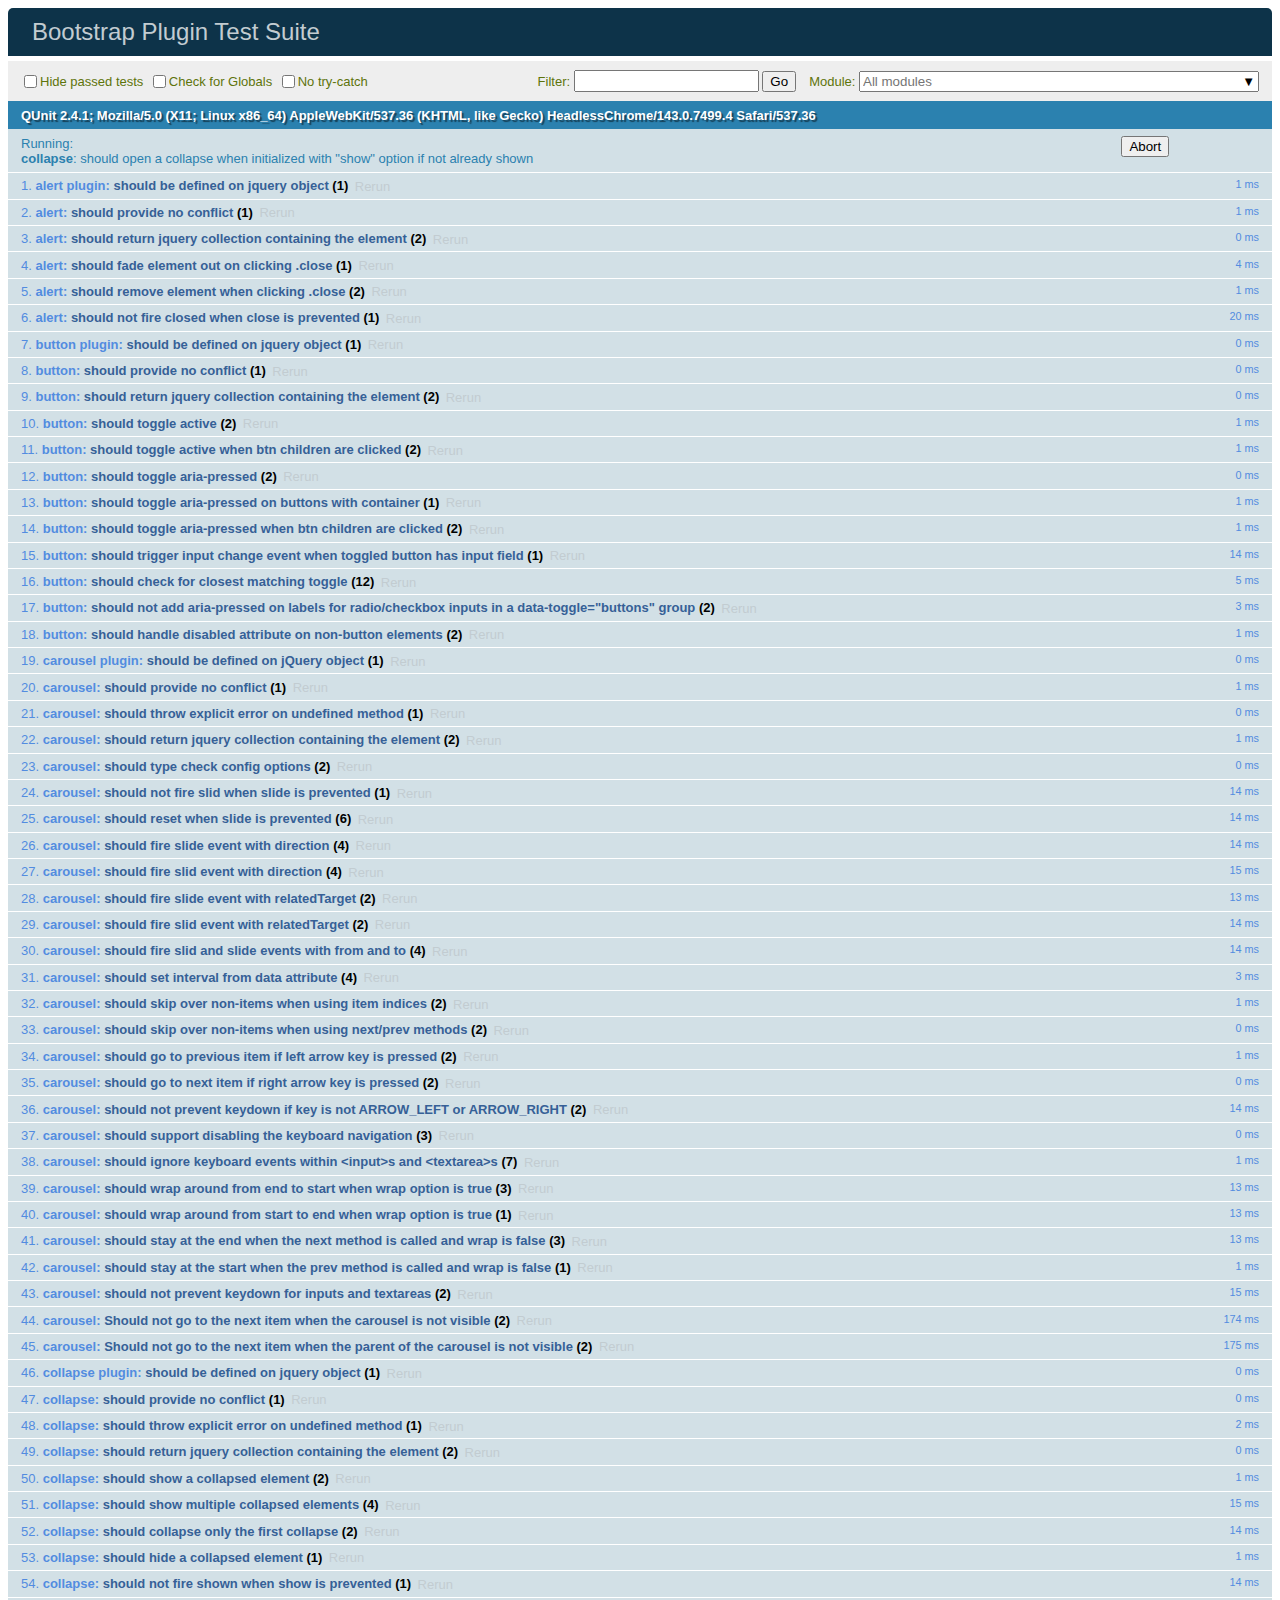
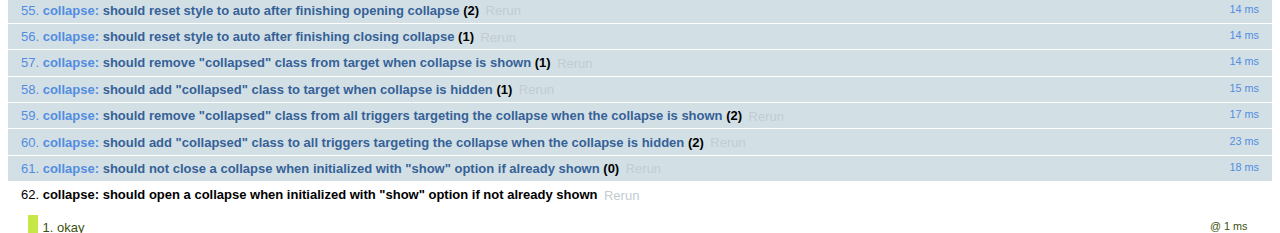
<file: img/bootstrap-4.0.0/js/tests/index.html>
<!doctype html>
<html lang="en">
  <head>
    <meta charset="utf-8">
    <meta name="viewport" content="width=device-width, initial-scale=1, shrink-to-fit=no">
    <title>Bootstrap Plugin Test Suite</title>

    <!-- jQuery -->
    <script>
      (function () {
        var path = '../../assets/js/vendor/jquery-slim.min.js'
        // get jquery param from the query string.
        var jQueryVersion = location.search.match(/[?&]jquery=(.*?)(?=&|$)/)

        // If a version was specified, use that version from our vendor folder
        if (jQueryVersion) {
          path = 'vendor/jquery-' + jQueryVersion[1] + '.min.js'
        }
        document.write('<script src="' + path + '"><\/script>')
      }())
    </script>
    <script src="../../assets/js/vendor/popper.min.js"></script>

    <!-- QUnit -->
    <link rel="stylesheet" href="vendor/qunit.css" media="screen">
    <script src="vendor/qunit.js"></script>

    <script>
      // Disable jQuery event aliases to ensure we don't accidentally use any of them
      [
        'blur',
        'focus',
        'focusin',
        'focusout',
        'resize',
        'scroll',
        'click',
        'dblclick',
        'mousedown',
        'mouseup',
        'mousemove',
        'mouseover',
        'mouseout',
        'mouseenter',
        'mouseleave',
        'change',
        'select',
        'submit',
        'keydown',
        'keypress',
        'keyup',
        'contextmenu'
      ].forEach(function(eventAlias) {
        $.fn[eventAlias] = function() {
          throw new Error('Using the ".' + eventAlias + '()" method is not allowed, so that Bootstrap can be compatible with custom jQuery builds which exclude the "event aliases" module that defines said method. See https://github.com/twbs/bootstrap/blob/master/CONTRIBUTING.md#js')
        }
      })

      // Require assert.expect in each test
      QUnit.config.requireExpects = true

      // See https://github.com/axemclion/grunt-saucelabs#test-result-details-with-qunit
      var log = []
      var testName

      QUnit.done(function(testResults) {
        var tests = []
        for (var i = 0; i < log.length; i++) {
          var details = log[i]
          tests.push({
            name: details.name,
            result: details.result,
            expected: details.expected,
            actual: details.actual,
            source: details.source
          })
        }
        testResults.tests = tests

        window.global_test_results = testResults
      })

      QUnit.testStart(function(testDetails) {
        QUnit.log(function(details) {
          if (!details.result) {
            details.name = testDetails.name
            log.push(details)
          }
        })
      })

      // Display fixture on-screen on iOS to avoid false positives
      // See https://github.com/twbs/bootstrap/pull/15955
      if (/iPhone|iPad|iPod/.test(navigator.userAgent)) {
        QUnit.begin(function() {
          $('#qunit-fixture').css({ top: 0, left: 0 })
        })

        QUnit.done(function() {
          $('#qunit-fixture').css({ top: '', left: '' })
        })
      }
    </script>

    <!-- Transpiled Plugins -->
    <script src="../dist/util.js"></script>
    <script src="../dist/alert.js"></script>
    <script src="../dist/button.js"></script>
    <script src="../dist/carousel.js"></script>
    <script src="../dist/collapse.js"></script>
    <script src="../dist/dropdown.js"></script>
    <script src="../dist/modal.js"></script>
    <script src="../dist/scrollspy.js"></script>
    <script src="../dist/tab.js"></script>
    <script src="../dist/tooltip.js"></script>
    <script src="../dist/popover.js"></script>

    <!-- Unit Tests -->
    <script src="unit/alert.js"></script>
    <script src="unit/button.js"></script>
    <script src="unit/carousel.js"></script>
    <script src="unit/collapse.js"></script>
    <script src="unit/dropdown.js"></script>
    <script src="unit/modal.js"></script>
    <script src="unit/scrollspy.js"></script>
    <script src="unit/tab.js"></script>
    <script src="unit/tooltip.js"></script>
    <script src="unit/popover.js"></script>
    <script src="unit/util.js"></script>
  </head>
  <body>
    <div id="qunit-container">
      <div id="qunit"></div>
      <div id="qunit-fixture"></div>
    </div>
  </body>
</html>
</file>
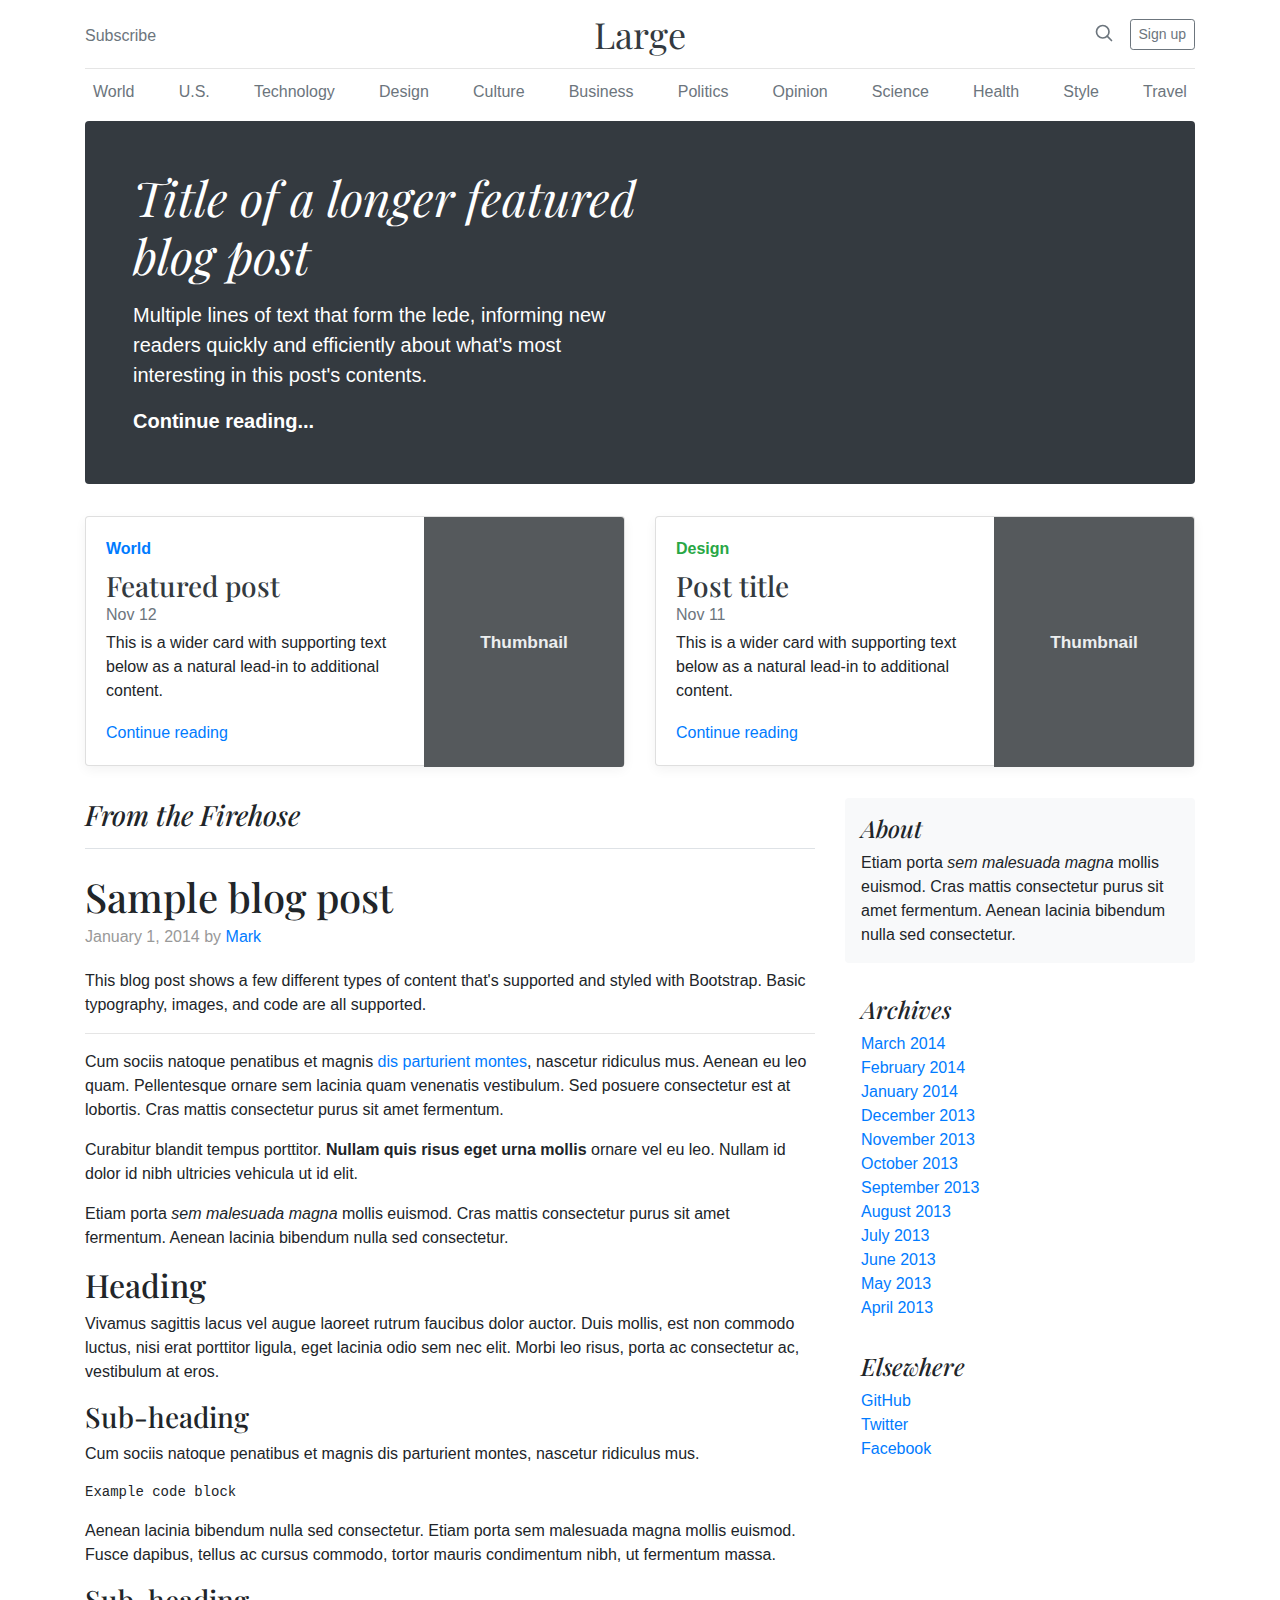
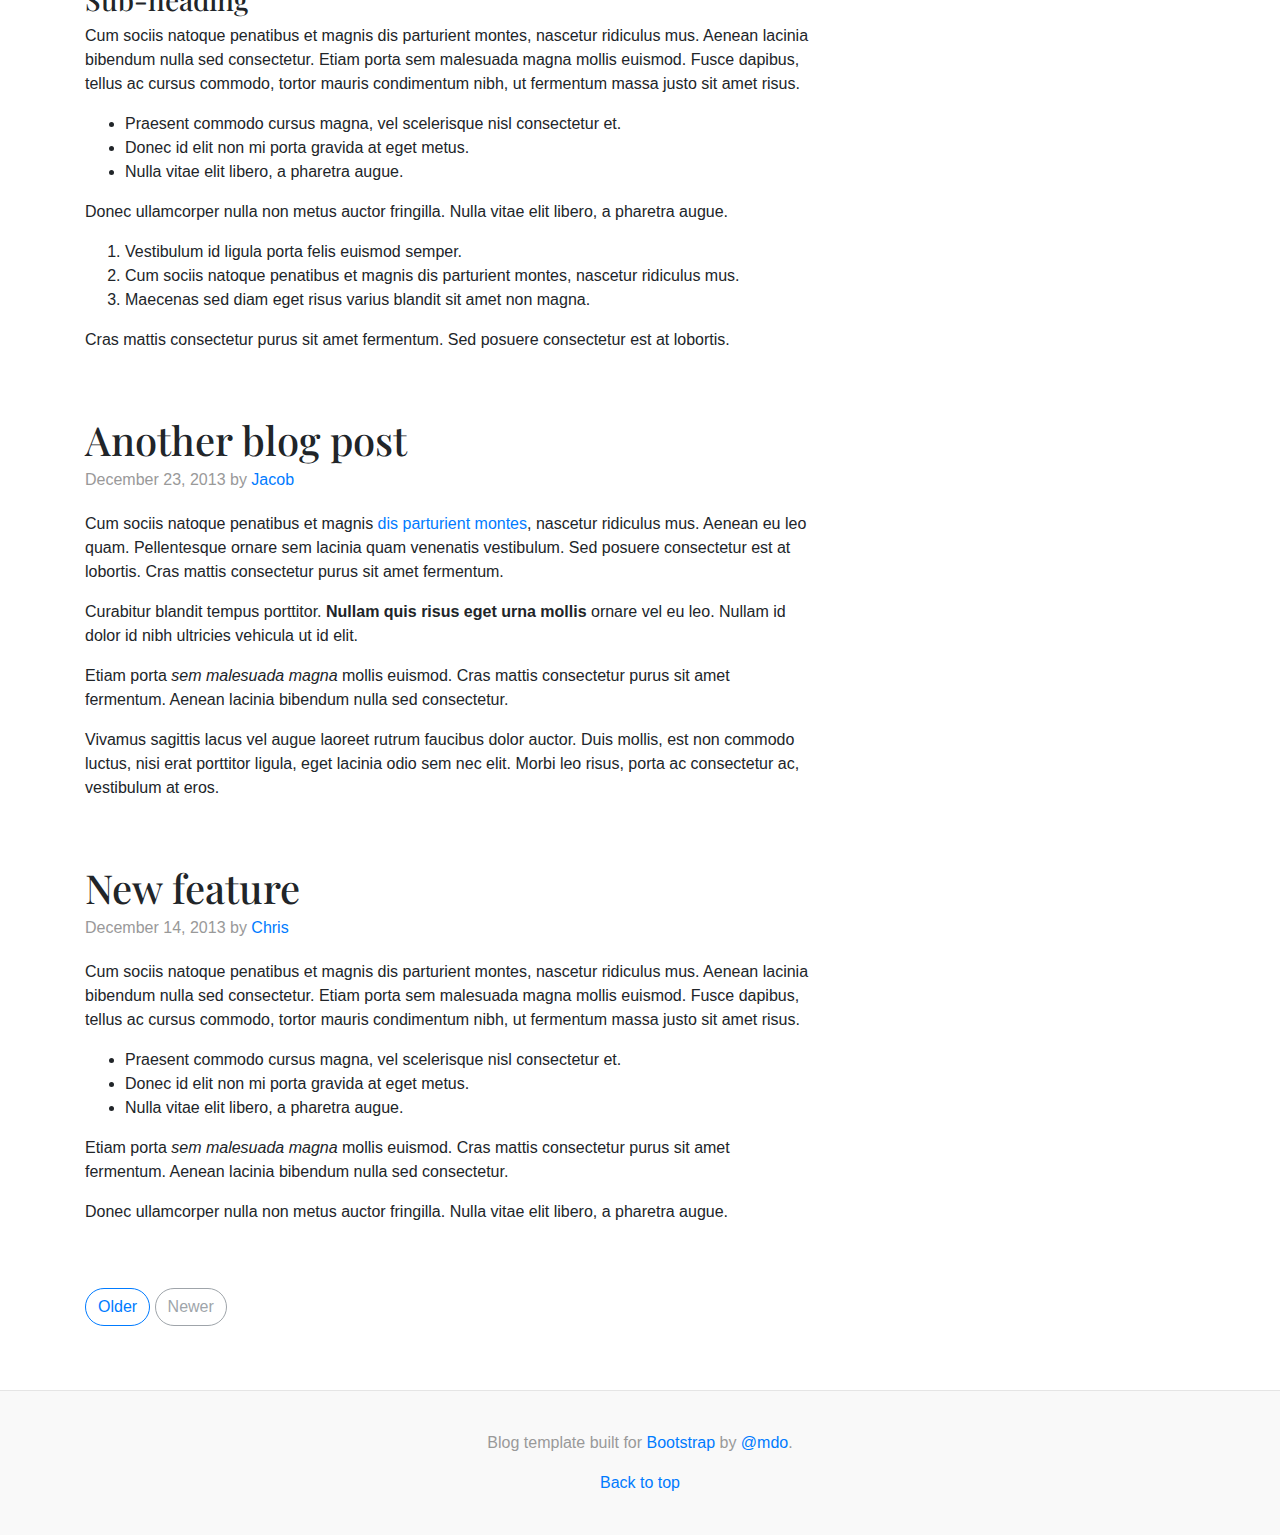
<file: img/bootstrap-4.0.0/docs/4.0/examples/blog/index.html>
<!doctype html>
<html lang="en">
  <head>
    <meta charset="utf-8">
    <meta name="viewport" content="width=device-width, initial-scale=1, shrink-to-fit=no">
    <meta name="description" content="">
    <meta name="author" content="">
    <link rel="icon" href="../../../../favicon.ico">

    <title>Blog Template for Bootstrap</title>

    <!-- Bootstrap core CSS -->
    <link href="../../../../dist/css/bootstrap.min.css" rel="stylesheet">

    <!-- Custom styles for this template -->
    <link href="https://fonts.googleapis.com/css?family=Playfair+Display:700,900" rel="stylesheet">
    <link href="blog.css" rel="stylesheet">
  </head>

  <body>

    <div class="container">
      <header class="blog-header py-3">
        <div class="row flex-nowrap justify-content-between align-items-center">
          <div class="col-4 pt-1">
            <a class="text-muted" href="#">Subscribe</a>
          </div>
          <div class="col-4 text-center">
            <a class="blog-header-logo text-dark" href="#">Large</a>
          </div>
          <div class="col-4 d-flex justify-content-end align-items-center">
            <a class="text-muted" href="#">
              <svg xmlns="http://www.w3.org/2000/svg" width="20" height="20" viewBox="0 0 24 24" fill="none" stroke="currentColor" stroke-width="2" stroke-linecap="round" stroke-linejoin="round" class="mx-3"><circle cx="10.5" cy="10.5" r="7.5"></circle><line x1="21" y1="21" x2="15.8" y2="15.8"></line></svg>
            </a>
            <a class="btn btn-sm btn-outline-secondary" href="#">Sign up</a>
          </div>
        </div>
      </header>

      <div class="nav-scroller py-1 mb-2">
        <nav class="nav d-flex justify-content-between">
          <a class="p-2 text-muted" href="#">World</a>
          <a class="p-2 text-muted" href="#">U.S.</a>
          <a class="p-2 text-muted" href="#">Technology</a>
          <a class="p-2 text-muted" href="#">Design</a>
          <a class="p-2 text-muted" href="#">Culture</a>
          <a class="p-2 text-muted" href="#">Business</a>
          <a class="p-2 text-muted" href="#">Politics</a>
          <a class="p-2 text-muted" href="#">Opinion</a>
          <a class="p-2 text-muted" href="#">Science</a>
          <a class="p-2 text-muted" href="#">Health</a>
          <a class="p-2 text-muted" href="#">Style</a>
          <a class="p-2 text-muted" href="#">Travel</a>
        </nav>
      </div>

      <div class="jumbotron p-3 p-md-5 text-white rounded bg-dark">
        <div class="col-md-6 px-0">
          <h1 class="display-4 font-italic">Title of a longer featured blog post</h1>
          <p class="lead my-3">Multiple lines of text that form the lede, informing new readers quickly and efficiently about what's most interesting in this post's contents.</p>
          <p class="lead mb-0"><a href="#" class="text-white font-weight-bold">Continue reading...</a></p>
        </div>
      </div>

      <div class="row mb-2">
        <div class="col-md-6">
          <div class="card flex-md-row mb-4 box-shadow h-md-250">
            <div class="card-body d-flex flex-column align-items-start">
              <strong class="d-inline-block mb-2 text-primary">World</strong>
              <h3 class="mb-0">
                <a class="text-dark" href="#">Featured post</a>
              </h3>
              <div class="mb-1 text-muted">Nov 12</div>
              <p class="card-text mb-auto">This is a wider card with supporting text below as a natural lead-in to additional content.</p>
              <a href="#">Continue reading</a>
            </div>
            <img class="card-img-right flex-auto d-none d-md-block" data-src="holder.js/200x250?theme=thumb" alt="Card image cap">
          </div>
        </div>
        <div class="col-md-6">
          <div class="card flex-md-row mb-4 box-shadow h-md-250">
            <div class="card-body d-flex flex-column align-items-start">
              <strong class="d-inline-block mb-2 text-success">Design</strong>
              <h3 class="mb-0">
                <a class="text-dark" href="#">Post title</a>
              </h3>
              <div class="mb-1 text-muted">Nov 11</div>
              <p class="card-text mb-auto">This is a wider card with supporting text below as a natural lead-in to additional content.</p>
              <a href="#">Continue reading</a>
            </div>
            <img class="card-img-right flex-auto d-none d-md-block" data-src="holder.js/200x250?theme=thumb" alt="Card image cap">
          </div>
        </div>
      </div>
    </div>

    <main role="main" class="container">
      <div class="row">
        <div class="col-md-8 blog-main">
          <h3 class="pb-3 mb-4 font-italic border-bottom">
            From the Firehose
          </h3>

          <div class="blog-post">
            <h2 class="blog-post-title">Sample blog post</h2>
            <p class="blog-post-meta">January 1, 2014 by <a href="#">Mark</a></p>

            <p>This blog post shows a few different types of content that's supported and styled with Bootstrap. Basic typography, images, and code are all supported.</p>
            <hr>
            <p>Cum sociis natoque penatibus et magnis <a href="#">dis parturient montes</a>, nascetur ridiculus mus. Aenean eu leo quam. Pellentesque ornare sem lacinia quam venenatis vestibulum. Sed posuere consectetur est at lobortis. Cras mattis consectetur purus sit amet fermentum.</p>
            <blockquote>
              <p>Curabitur blandit tempus porttitor. <strong>Nullam quis risus eget urna mollis</strong> ornare vel eu leo. Nullam id dolor id nibh ultricies vehicula ut id elit.</p>
            </blockquote>
            <p>Etiam porta <em>sem malesuada magna</em> mollis euismod. Cras mattis consectetur purus sit amet fermentum. Aenean lacinia bibendum nulla sed consectetur.</p>
            <h2>Heading</h2>
            <p>Vivamus sagittis lacus vel augue laoreet rutrum faucibus dolor auctor. Duis mollis, est non commodo luctus, nisi erat porttitor ligula, eget lacinia odio sem nec elit. Morbi leo risus, porta ac consectetur ac, vestibulum at eros.</p>
            <h3>Sub-heading</h3>
            <p>Cum sociis natoque penatibus et magnis dis parturient montes, nascetur ridiculus mus.</p>
            <pre><code>Example code block</code></pre>
            <p>Aenean lacinia bibendum nulla sed consectetur. Etiam porta sem malesuada magna mollis euismod. Fusce dapibus, tellus ac cursus commodo, tortor mauris condimentum nibh, ut fermentum massa.</p>
            <h3>Sub-heading</h3>
            <p>Cum sociis natoque penatibus et magnis dis parturient montes, nascetur ridiculus mus. Aenean lacinia bibendum nulla sed consectetur. Etiam porta sem malesuada magna mollis euismod. Fusce dapibus, tellus ac cursus commodo, tortor mauris condimentum nibh, ut fermentum massa justo sit amet risus.</p>
            <ul>
              <li>Praesent commodo cursus magna, vel scelerisque nisl consectetur et.</li>
              <li>Donec id elit non mi porta gravida at eget metus.</li>
              <li>Nulla vitae elit libero, a pharetra augue.</li>
            </ul>
            <p>Donec ullamcorper nulla non metus auctor fringilla. Nulla vitae elit libero, a pharetra augue.</p>
            <ol>
              <li>Vestibulum id ligula porta felis euismod semper.</li>
              <li>Cum sociis natoque penatibus et magnis dis parturient montes, nascetur ridiculus mus.</li>
              <li>Maecenas sed diam eget risus varius blandit sit amet non magna.</li>
            </ol>
            <p>Cras mattis consectetur purus sit amet fermentum. Sed posuere consectetur est at lobortis.</p>
          </div><!-- /.blog-post -->

          <div class="blog-post">
            <h2 class="blog-post-title">Another blog post</h2>
            <p class="blog-post-meta">December 23, 2013 by <a href="#">Jacob</a></p>

            <p>Cum sociis natoque penatibus et magnis <a href="#">dis parturient montes</a>, nascetur ridiculus mus. Aenean eu leo quam. Pellentesque ornare sem lacinia quam venenatis vestibulum. Sed posuere consectetur est at lobortis. Cras mattis consectetur purus sit amet fermentum.</p>
            <blockquote>
              <p>Curabitur blandit tempus porttitor. <strong>Nullam quis risus eget urna mollis</strong> ornare vel eu leo. Nullam id dolor id nibh ultricies vehicula ut id elit.</p>
            </blockquote>
            <p>Etiam porta <em>sem malesuada magna</em> mollis euismod. Cras mattis consectetur purus sit amet fermentum. Aenean lacinia bibendum nulla sed consectetur.</p>
            <p>Vivamus sagittis lacus vel augue laoreet rutrum faucibus dolor auctor. Duis mollis, est non commodo luctus, nisi erat porttitor ligula, eget lacinia odio sem nec elit. Morbi leo risus, porta ac consectetur ac, vestibulum at eros.</p>
          </div><!-- /.blog-post -->

          <div class="blog-post">
            <h2 class="blog-post-title">New feature</h2>
            <p class="blog-post-meta">December 14, 2013 by <a href="#">Chris</a></p>

            <p>Cum sociis natoque penatibus et magnis dis parturient montes, nascetur ridiculus mus. Aenean lacinia bibendum nulla sed consectetur. Etiam porta sem malesuada magna mollis euismod. Fusce dapibus, tellus ac cursus commodo, tortor mauris condimentum nibh, ut fermentum massa justo sit amet risus.</p>
            <ul>
              <li>Praesent commodo cursus magna, vel scelerisque nisl consectetur et.</li>
              <li>Donec id elit non mi porta gravida at eget metus.</li>
              <li>Nulla vitae elit libero, a pharetra augue.</li>
            </ul>
            <p>Etiam porta <em>sem malesuada magna</em> mollis euismod. Cras mattis consectetur purus sit amet fermentum. Aenean lacinia bibendum nulla sed consectetur.</p>
            <p>Donec ullamcorper nulla non metus auctor fringilla. Nulla vitae elit libero, a pharetra augue.</p>
          </div><!-- /.blog-post -->

          <nav class="blog-pagination">
            <a class="btn btn-outline-primary" href="#">Older</a>
            <a class="btn btn-outline-secondary disabled" href="#">Newer</a>
          </nav>

        </div><!-- /.blog-main -->

        <aside class="col-md-4 blog-sidebar">
          <div class="p-3 mb-3 bg-light rounded">
            <h4 class="font-italic">About</h4>
            <p class="mb-0">Etiam porta <em>sem malesuada magna</em> mollis euismod. Cras mattis consectetur purus sit amet fermentum. Aenean lacinia bibendum nulla sed consectetur.</p>
          </div>

          <div class="p-3">
            <h4 class="font-italic">Archives</h4>
            <ol class="list-unstyled mb-0">
              <li><a href="#">March 2014</a></li>
              <li><a href="#">February 2014</a></li>
              <li><a href="#">January 2014</a></li>
              <li><a href="#">December 2013</a></li>
              <li><a href="#">November 2013</a></li>
              <li><a href="#">October 2013</a></li>
              <li><a href="#">September 2013</a></li>
              <li><a href="#">August 2013</a></li>
              <li><a href="#">July 2013</a></li>
              <li><a href="#">June 2013</a></li>
              <li><a href="#">May 2013</a></li>
              <li><a href="#">April 2013</a></li>
            </ol>
          </div>

          <div class="p-3">
            <h4 class="font-italic">Elsewhere</h4>
            <ol class="list-unstyled">
              <li><a href="#">GitHub</a></li>
              <li><a href="#">Twitter</a></li>
              <li><a href="#">Facebook</a></li>
            </ol>
          </div>
        </aside><!-- /.blog-sidebar -->

      </div><!-- /.row -->

    </main><!-- /.container -->

    <footer class="blog-footer">
      <p>Blog template built for <a href="https://getbootstrap.com/">Bootstrap</a> by <a href="https://twitter.com/mdo">@mdo</a>.</p>
      <p>
        <a href="#">Back to top</a>
      </p>
    </footer>

    <!-- Bootstrap core JavaScript
    ================================================== -->
    <!-- Placed at the end of the document so the pages load faster -->
    <script src="https://code.jquery.com/jquery-3.2.1.slim.min.js" integrity="sha384-KJ3o2DKtIkvYIK3UENzmM7KCkRr/rE9/Qpg6aAZGJwFDMVNA/GpGFF93hXpG5KkN" crossorigin="anonymous"></script>
    <script>window.jQuery || document.write('<script src="../../../../assets/js/vendor/jquery-slim.min.js"><\/script>')</script>
    <script src="../../../../assets/js/vendor/popper.min.js"></script>
    <script src="../../../../dist/js/bootstrap.min.js"></script>
    <script src="../../../../assets/js/vendor/holder.min.js"></script>
    <script>
      Holder.addTheme('thumb', {
        bg: '#55595c',
        fg: '#eceeef',
        text: 'Thumbnail'
      });
    </script>
  </body>
</html>
</file>
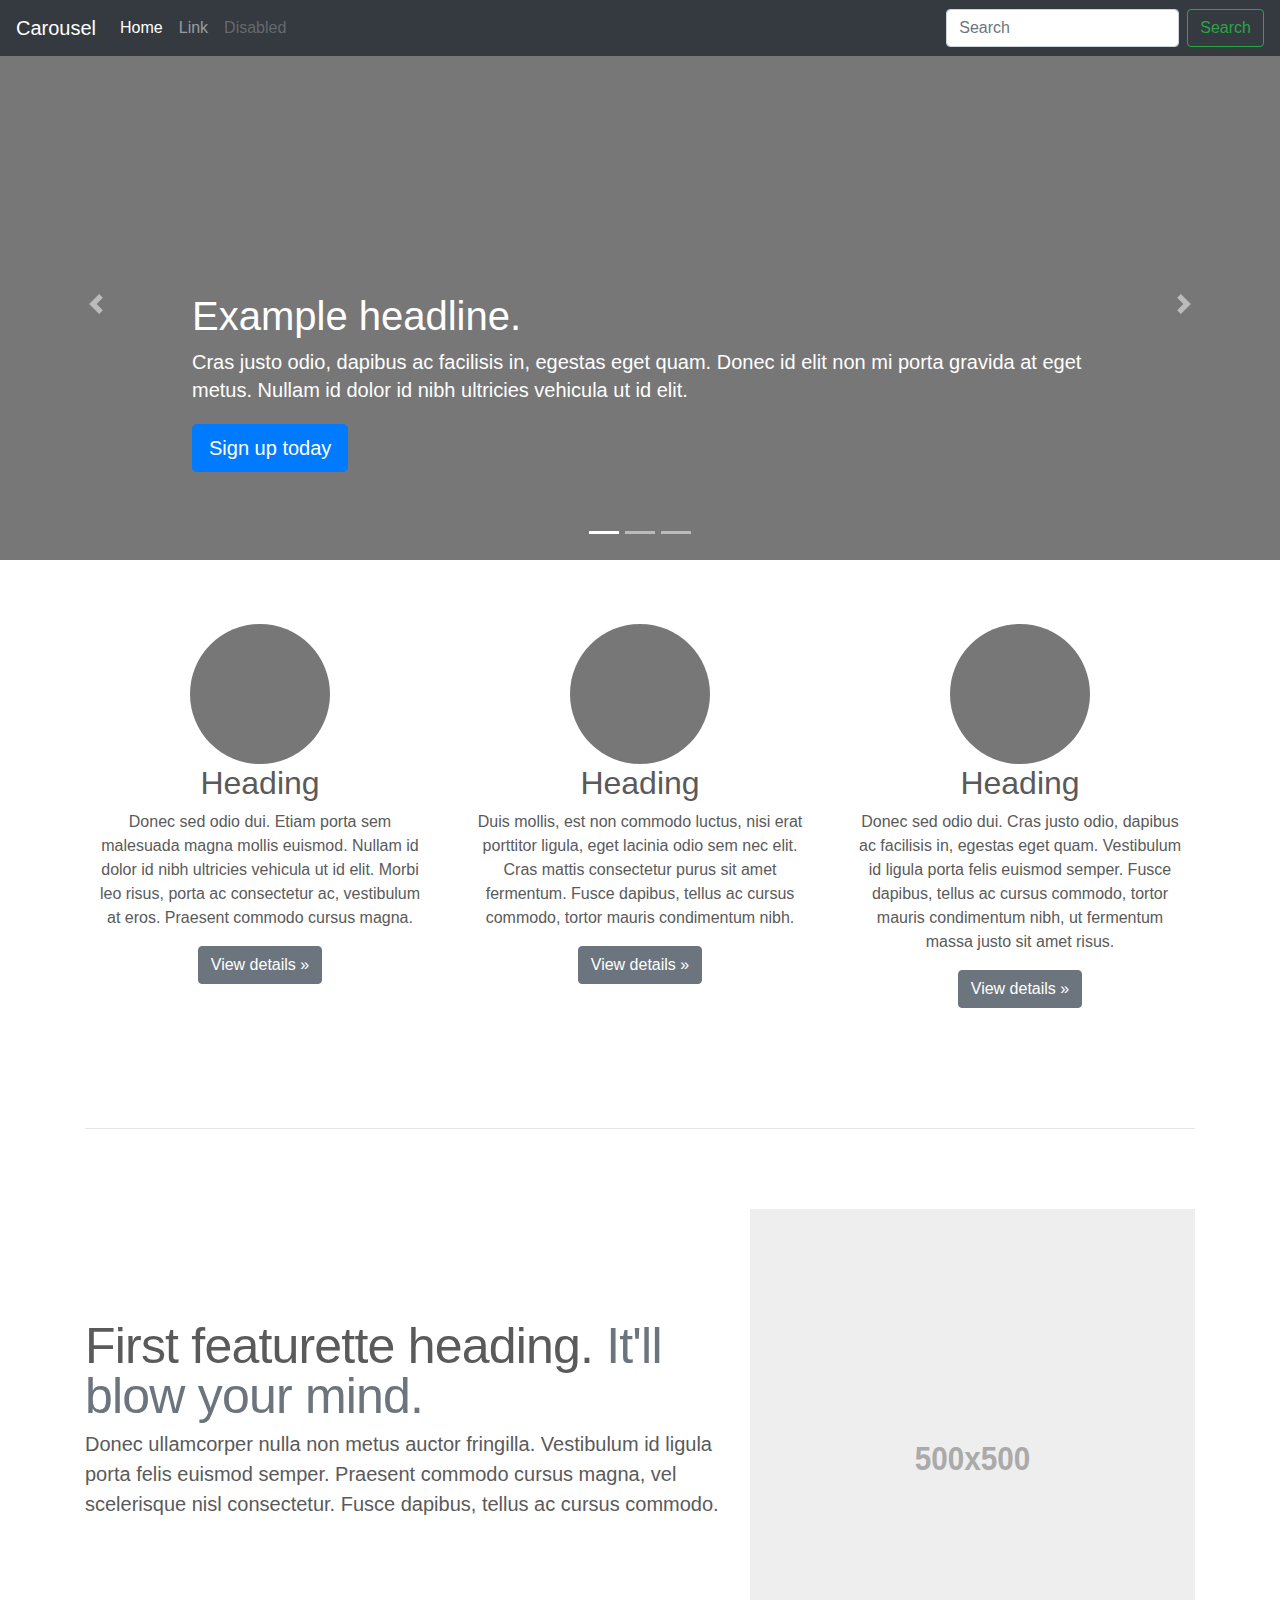
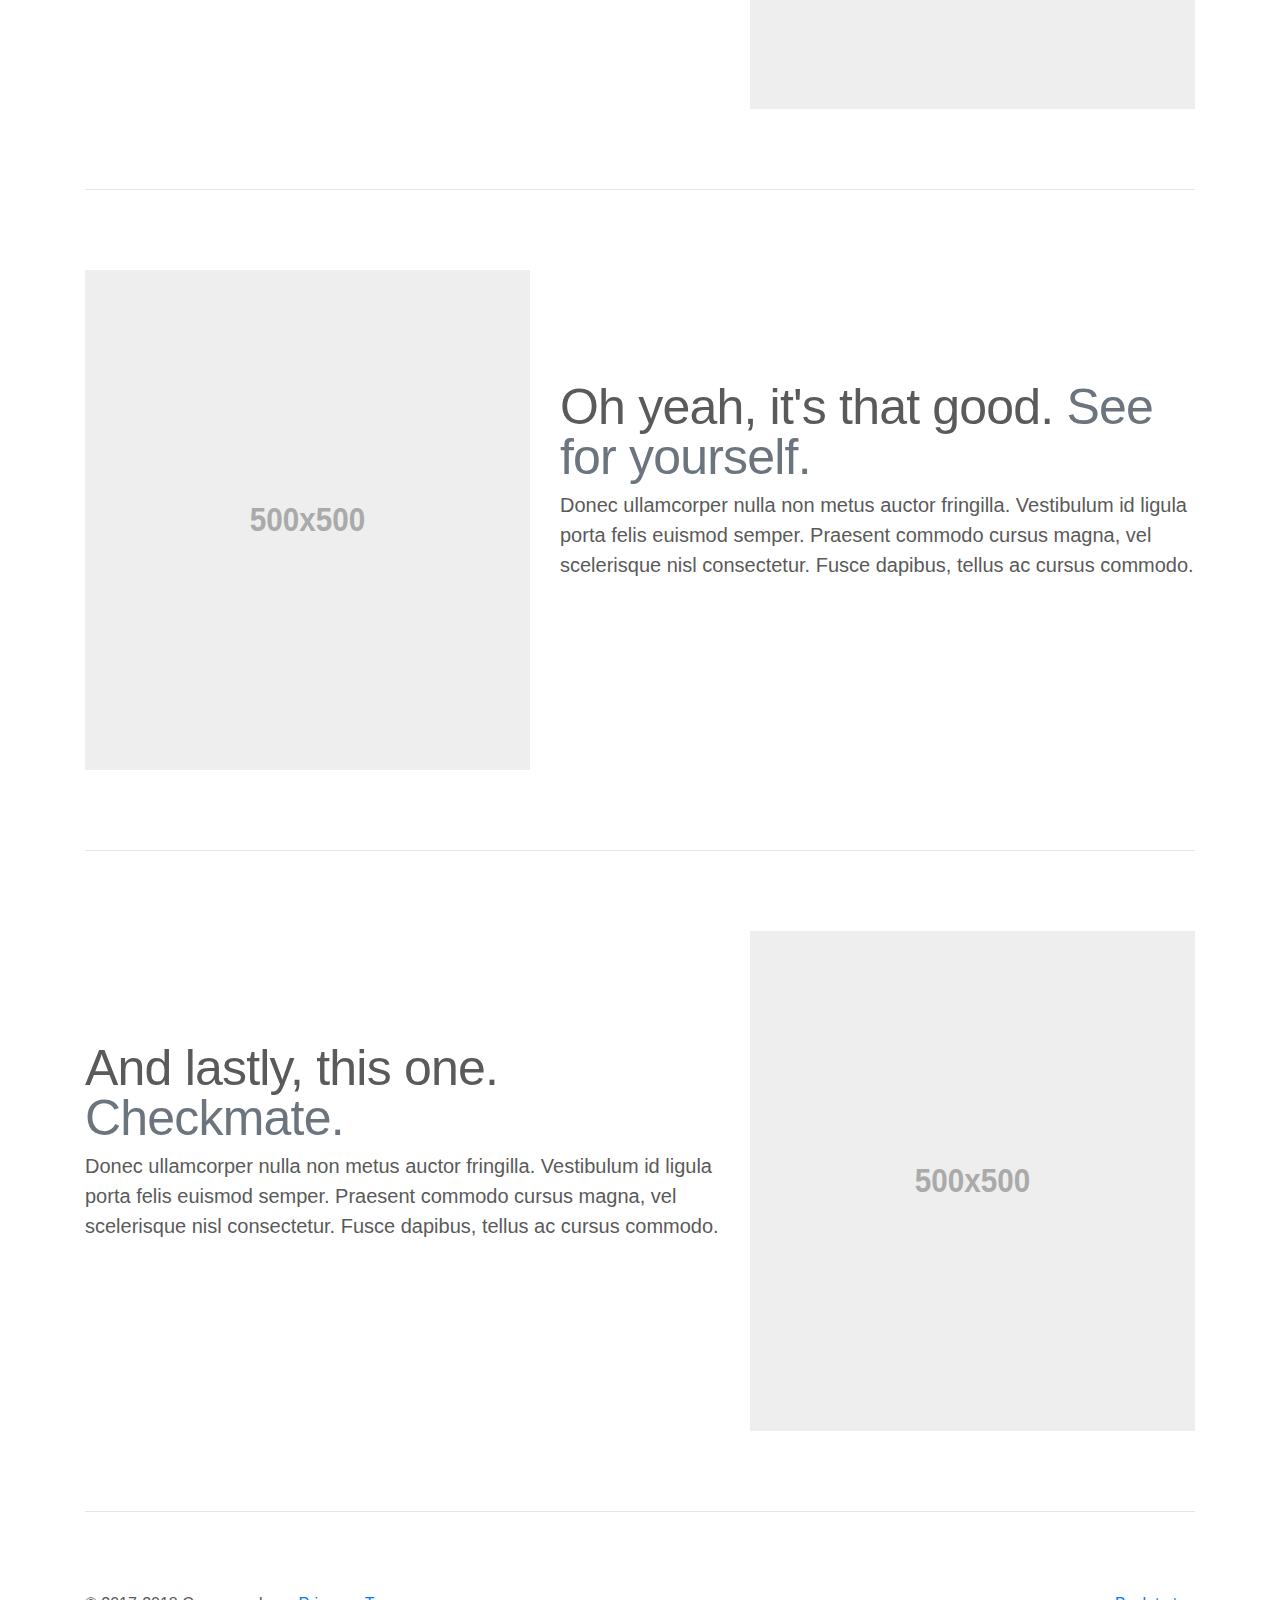
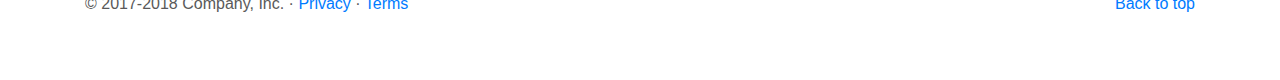
<file: img/bootstrap-4.0.0/docs/4.0/examples/carousel/index.html>
<!doctype html>
<html lang="en">
  <head>
    <meta charset="utf-8">
    <meta name="viewport" content="width=device-width, initial-scale=1, shrink-to-fit=no">
    <meta name="description" content="">
    <meta name="author" content="">
    <link rel="icon" href="../../../../favicon.ico">

    <title>Carousel Template for Bootstrap</title>

    <!-- Bootstrap core CSS -->
    <link href="../../../../dist/css/bootstrap.min.css" rel="stylesheet">

    <!-- Custom styles for this template -->
    <link href="carousel.css" rel="stylesheet">
  </head>
  <body>

    <header>
      <nav class="navbar navbar-expand-md navbar-dark fixed-top bg-dark">
        <a class="navbar-brand" href="#">Carousel</a>
        <button class="navbar-toggler" type="button" data-toggle="collapse" data-target="#navbarCollapse" aria-controls="navbarCollapse" aria-expanded="false" aria-label="Toggle navigation">
          <span class="navbar-toggler-icon"></span>
        </button>
        <div class="collapse navbar-collapse" id="navbarCollapse">
          <ul class="navbar-nav mr-auto">
            <li class="nav-item active">
              <a class="nav-link" href="#">Home <span class="sr-only">(current)</span></a>
            </li>
            <li class="nav-item">
              <a class="nav-link" href="#">Link</a>
            </li>
            <li class="nav-item">
              <a class="nav-link disabled" href="#">Disabled</a>
            </li>
          </ul>
          <form class="form-inline mt-2 mt-md-0">
            <input class="form-control mr-sm-2" type="text" placeholder="Search" aria-label="Search">
            <button class="btn btn-outline-success my-2 my-sm-0" type="submit">Search</button>
          </form>
        </div>
      </nav>
    </header>

    <main role="main">

      <div id="myCarousel" class="carousel slide" data-ride="carousel">
        <ol class="carousel-indicators">
          <li data-target="#myCarousel" data-slide-to="0" class="active"></li>
          <li data-target="#myCarousel" data-slide-to="1"></li>
          <li data-target="#myCarousel" data-slide-to="2"></li>
        </ol>
        <div class="carousel-inner">
          <div class="carousel-item active">
            <img class="first-slide" src="[data-uri]" alt="First slide">
            <div class="container">
              <div class="carousel-caption text-left">
                <h1>Example headline.</h1>
                <p>Cras justo odio, dapibus ac facilisis in, egestas eget quam. Donec id elit non mi porta gravida at eget metus. Nullam id dolor id nibh ultricies vehicula ut id elit.</p>
                <p><a class="btn btn-lg btn-primary" href="#" role="button">Sign up today</a></p>
              </div>
            </div>
          </div>
          <div class="carousel-item">
            <img class="second-slide" src="[data-uri]" alt="Second slide">
            <div class="container">
              <div class="carousel-caption">
                <h1>Another example headline.</h1>
                <p>Cras justo odio, dapibus ac facilisis in, egestas eget quam. Donec id elit non mi porta gravida at eget metus. Nullam id dolor id nibh ultricies vehicula ut id elit.</p>
                <p><a class="btn btn-lg btn-primary" href="#" role="button">Learn more</a></p>
              </div>
            </div>
          </div>
          <div class="carousel-item">
            <img class="third-slide" src="[data-uri]" alt="Third slide">
            <div class="container">
              <div class="carousel-caption text-right">
                <h1>One more for good measure.</h1>
                <p>Cras justo odio, dapibus ac facilisis in, egestas eget quam. Donec id elit non mi porta gravida at eget metus. Nullam id dolor id nibh ultricies vehicula ut id elit.</p>
                <p><a class="btn btn-lg btn-primary" href="#" role="button">Browse gallery</a></p>
              </div>
            </div>
          </div>
        </div>
        <a class="carousel-control-prev" href="#myCarousel" role="button" data-slide="prev">
          <span class="carousel-control-prev-icon" aria-hidden="true"></span>
          <span class="sr-only">Previous</span>
        </a>
        <a class="carousel-control-next" href="#myCarousel" role="button" data-slide="next">
          <span class="carousel-control-next-icon" aria-hidden="true"></span>
          <span class="sr-only">Next</span>
        </a>
      </div>


      <!-- Marketing messaging and featurettes
      ================================================== -->
      <!-- Wrap the rest of the page in another container to center all the content. -->

      <div class="container marketing">

        <!-- Three columns of text below the carousel -->
        <div class="row">
          <div class="col-lg-4">
            <img class="rounded-circle" src="[data-uri]" alt="Generic placeholder image" width="140" height="140">
            <h2>Heading</h2>
            <p>Donec sed odio dui. Etiam porta sem malesuada magna mollis euismod. Nullam id dolor id nibh ultricies vehicula ut id elit. Morbi leo risus, porta ac consectetur ac, vestibulum at eros. Praesent commodo cursus magna.</p>
            <p><a class="btn btn-secondary" href="#" role="button">View details &raquo;</a></p>
          </div><!-- /.col-lg-4 -->
          <div class="col-lg-4">
            <img class="rounded-circle" src="[data-uri]" alt="Generic placeholder image" width="140" height="140">
            <h2>Heading</h2>
            <p>Duis mollis, est non commodo luctus, nisi erat porttitor ligula, eget lacinia odio sem nec elit. Cras mattis consectetur purus sit amet fermentum. Fusce dapibus, tellus ac cursus commodo, tortor mauris condimentum nibh.</p>
            <p><a class="btn btn-secondary" href="#" role="button">View details &raquo;</a></p>
          </div><!-- /.col-lg-4 -->
          <div class="col-lg-4">
            <img class="rounded-circle" src="[data-uri]" alt="Generic placeholder image" width="140" height="140">
            <h2>Heading</h2>
            <p>Donec sed odio dui. Cras justo odio, dapibus ac facilisis in, egestas eget quam. Vestibulum id ligula porta felis euismod semper. Fusce dapibus, tellus ac cursus commodo, tortor mauris condimentum nibh, ut fermentum massa justo sit amet risus.</p>
            <p><a class="btn btn-secondary" href="#" role="button">View details &raquo;</a></p>
          </div><!-- /.col-lg-4 -->
        </div><!-- /.row -->


        <!-- START THE FEATURETTES -->

        <hr class="featurette-divider">

        <div class="row featurette">
          <div class="col-md-7">
            <h2 class="featurette-heading">First featurette heading. <span class="text-muted">It'll blow your mind.</span></h2>
            <p class="lead">Donec ullamcorper nulla non metus auctor fringilla. Vestibulum id ligula porta felis euismod semper. Praesent commodo cursus magna, vel scelerisque nisl consectetur. Fusce dapibus, tellus ac cursus commodo.</p>
          </div>
          <div class="col-md-5">
            <img class="featurette-image img-fluid mx-auto" data-src="holder.js/500x500/auto" alt="Generic placeholder image">
          </div>
        </div>

        <hr class="featurette-divider">

        <div class="row featurette">
          <div class="col-md-7 order-md-2">
            <h2 class="featurette-heading">Oh yeah, it's that good. <span class="text-muted">See for yourself.</span></h2>
            <p class="lead">Donec ullamcorper nulla non metus auctor fringilla. Vestibulum id ligula porta felis euismod semper. Praesent commodo cursus magna, vel scelerisque nisl consectetur. Fusce dapibus, tellus ac cursus commodo.</p>
          </div>
          <div class="col-md-5 order-md-1">
            <img class="featurette-image img-fluid mx-auto" data-src="holder.js/500x500/auto" alt="Generic placeholder image">
          </div>
        </div>

        <hr class="featurette-divider">

        <div class="row featurette">
          <div class="col-md-7">
            <h2 class="featurette-heading">And lastly, this one. <span class="text-muted">Checkmate.</span></h2>
            <p class="lead">Donec ullamcorper nulla non metus auctor fringilla. Vestibulum id ligula porta felis euismod semper. Praesent commodo cursus magna, vel scelerisque nisl consectetur. Fusce dapibus, tellus ac cursus commodo.</p>
          </div>
          <div class="col-md-5">
            <img class="featurette-image img-fluid mx-auto" data-src="holder.js/500x500/auto" alt="Generic placeholder image">
          </div>
        </div>

        <hr class="featurette-divider">

        <!-- /END THE FEATURETTES -->

      </div><!-- /.container -->


      <!-- FOOTER -->
      <footer class="container">
        <p class="float-right"><a href="#">Back to top</a></p>
        <p>&copy; 2017-2018 Company, Inc. &middot; <a href="#">Privacy</a> &middot; <a href="#">Terms</a></p>
      </footer>
    </main>

    <!-- Bootstrap core JavaScript
    ================================================== -->
    <!-- Placed at the end of the document so the pages load faster -->
    <script src="https://code.jquery.com/jquery-3.2.1.slim.min.js" integrity="sha384-KJ3o2DKtIkvYIK3UENzmM7KCkRr/rE9/Qpg6aAZGJwFDMVNA/GpGFF93hXpG5KkN" crossorigin="anonymous"></script>
    <script>window.jQuery || document.write('<script src="../../../../assets/js/vendor/jquery-slim.min.js"><\/script>')</script>
    <script src="../../../../assets/js/vendor/popper.min.js"></script>
    <script src="../../../../dist/js/bootstrap.min.js"></script>
    <!-- Just to make our placeholder images work. Don't actually copy the next line! -->
    <script src="../../../../assets/js/vendor/holder.min.js"></script>
  </body>
</html>
</file>
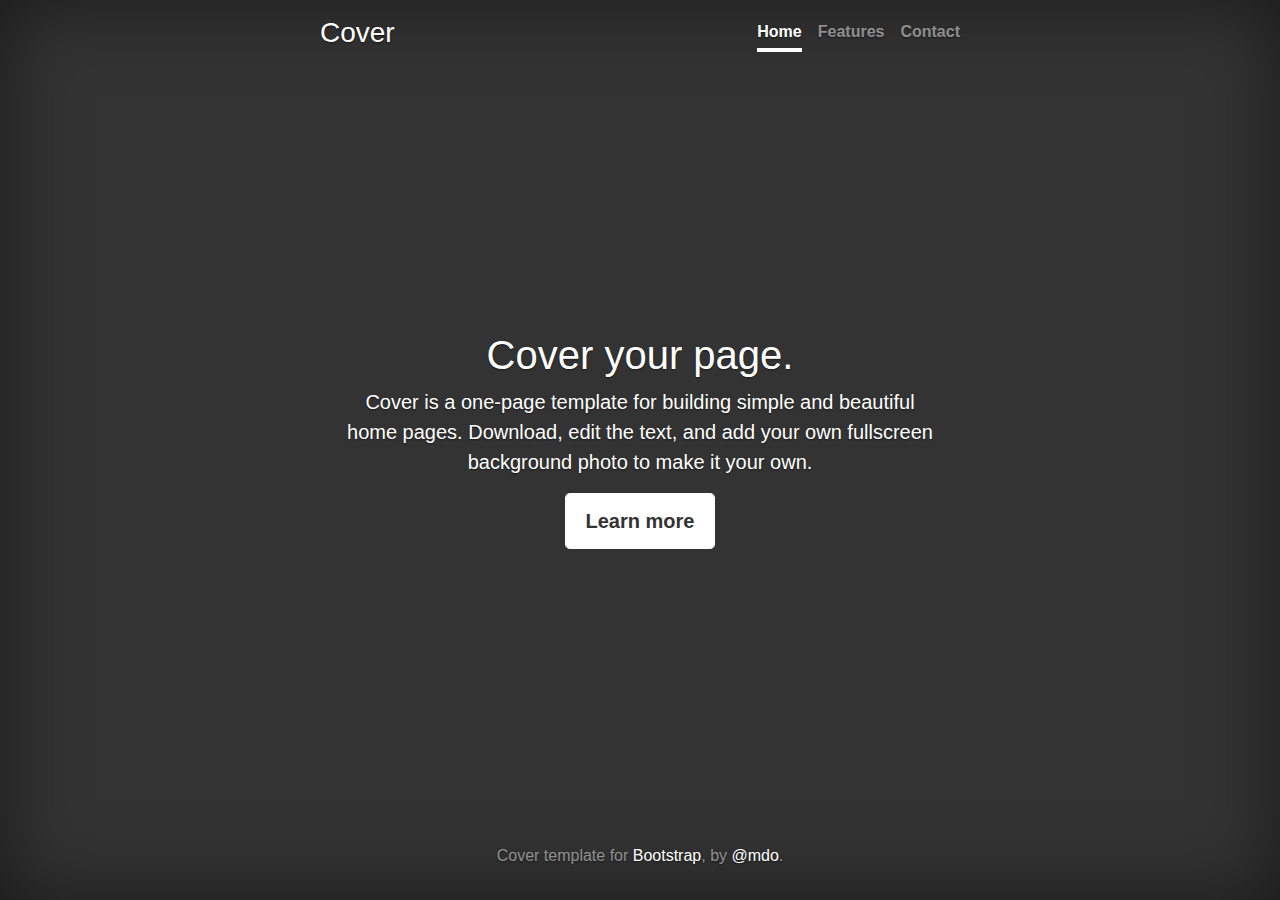
<file: img/bootstrap-4.0.0/docs/4.0/examples/cover/index.html>
<!doctype html>
<html lang="en">
  <head>
    <meta charset="utf-8">
    <meta name="viewport" content="width=device-width, initial-scale=1, shrink-to-fit=no">
    <meta name="description" content="">
    <meta name="author" content="">
    <link rel="icon" href="../../../../favicon.ico">

    <title>Cover Template for Bootstrap</title>

    <!-- Bootstrap core CSS -->
    <link href="../../../../dist/css/bootstrap.min.css" rel="stylesheet">

    <!-- Custom styles for this template -->
    <link href="cover.css" rel="stylesheet">
  </head>

  <body class="text-center">

    <div class="cover-container d-flex h-100 p-3 mx-auto flex-column">
      <header class="masthead mb-auto">
        <div class="inner">
          <h3 class="masthead-brand">Cover</h3>
          <nav class="nav nav-masthead justify-content-center">
            <a class="nav-link active" href="#">Home</a>
            <a class="nav-link" href="#">Features</a>
            <a class="nav-link" href="#">Contact</a>
          </nav>
        </div>
      </header>

      <main role="main" class="inner cover">
        <h1 class="cover-heading">Cover your page.</h1>
        <p class="lead">Cover is a one-page template for building simple and beautiful home pages. Download, edit the text, and add your own fullscreen background photo to make it your own.</p>
        <p class="lead">
          <a href="#" class="btn btn-lg btn-secondary">Learn more</a>
        </p>
      </main>

      <footer class="mastfoot mt-auto">
        <div class="inner">
          <p>Cover template for <a href="https://getbootstrap.com/">Bootstrap</a>, by <a href="https://twitter.com/mdo">@mdo</a>.</p>
        </div>
      </footer>
    </div>


    <!-- Bootstrap core JavaScript
    ================================================== -->
    <!-- Placed at the end of the document so the pages load faster -->
    <script src="https://code.jquery.com/jquery-3.2.1.slim.min.js" integrity="sha384-KJ3o2DKtIkvYIK3UENzmM7KCkRr/rE9/Qpg6aAZGJwFDMVNA/GpGFF93hXpG5KkN" crossorigin="anonymous"></script>
    <script>window.jQuery || document.write('<script src="../../../../assets/js/vendor/jquery-slim.min.js"><\/script>')</script>
    <script src="../../../../assets/js/vendor/popper.min.js"></script>
    <script src="../../../../dist/js/bootstrap.min.js"></script>
  </body>
</html>
</file>
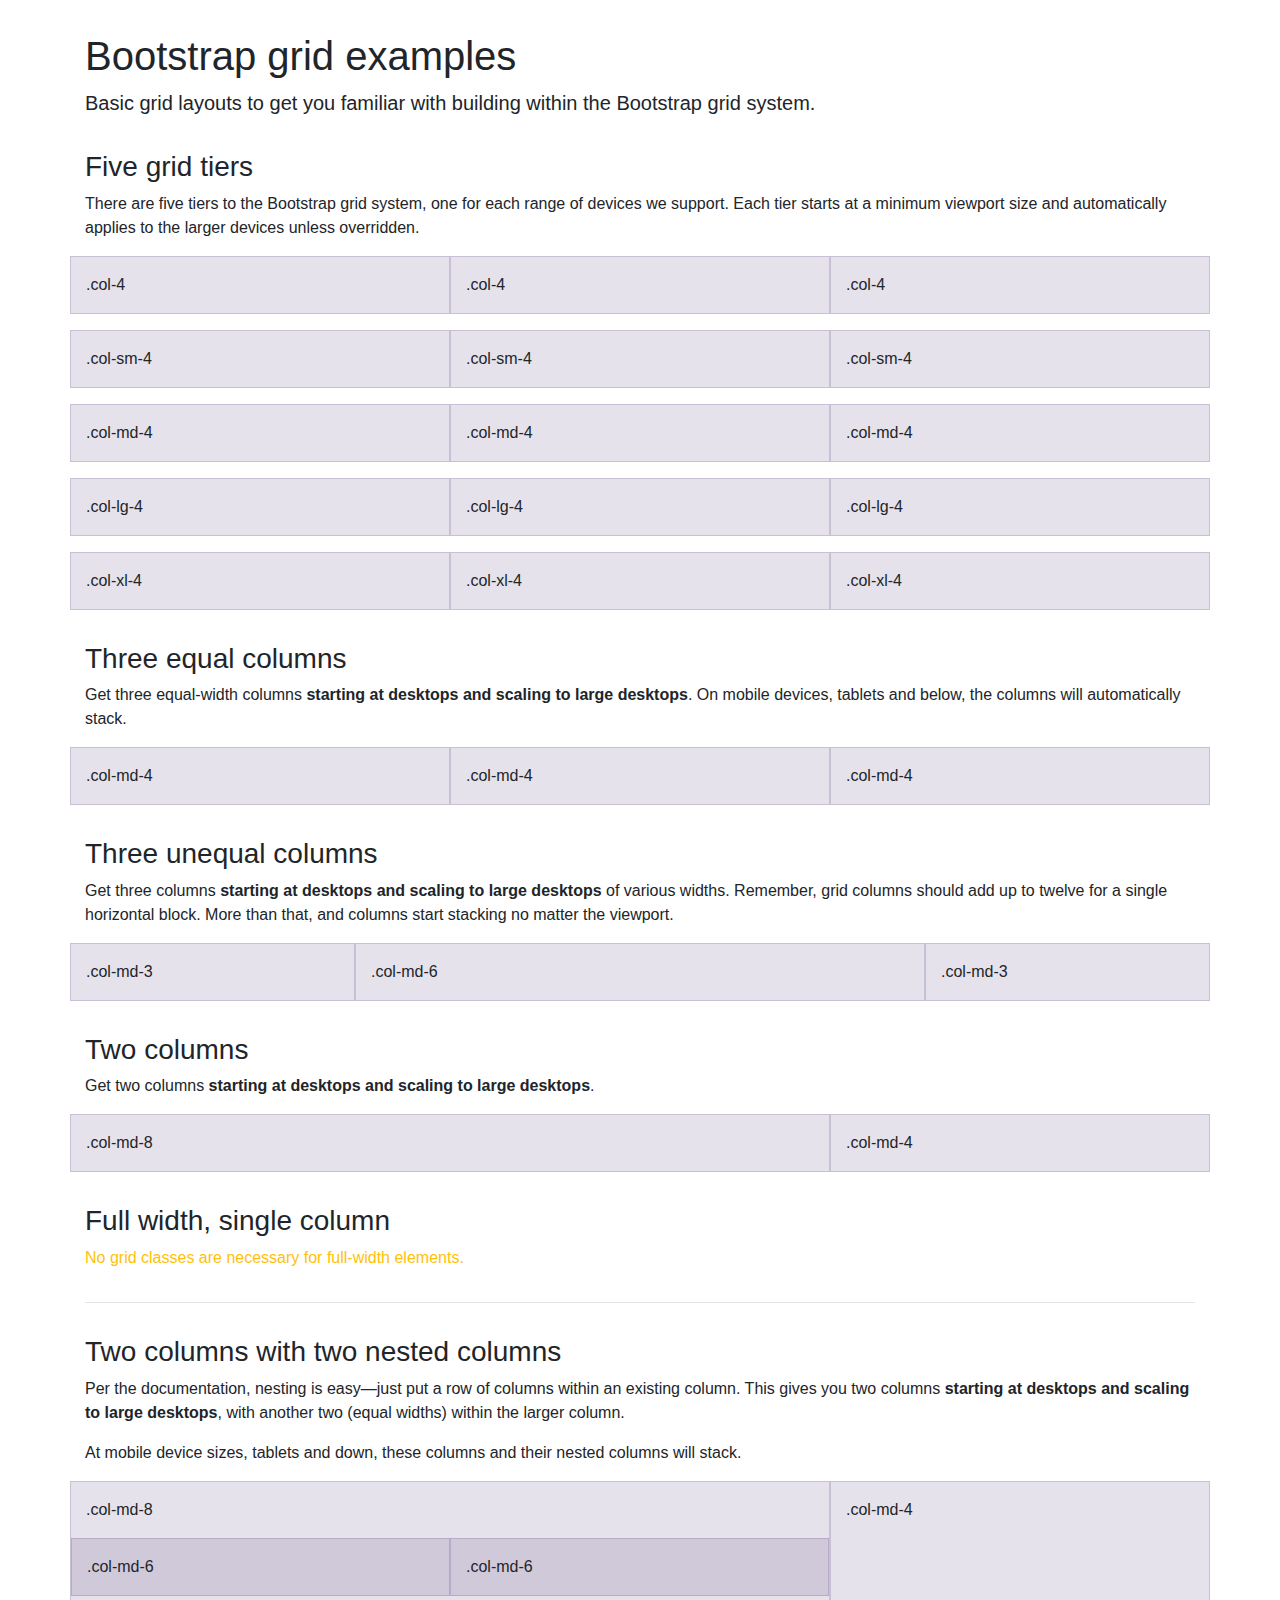
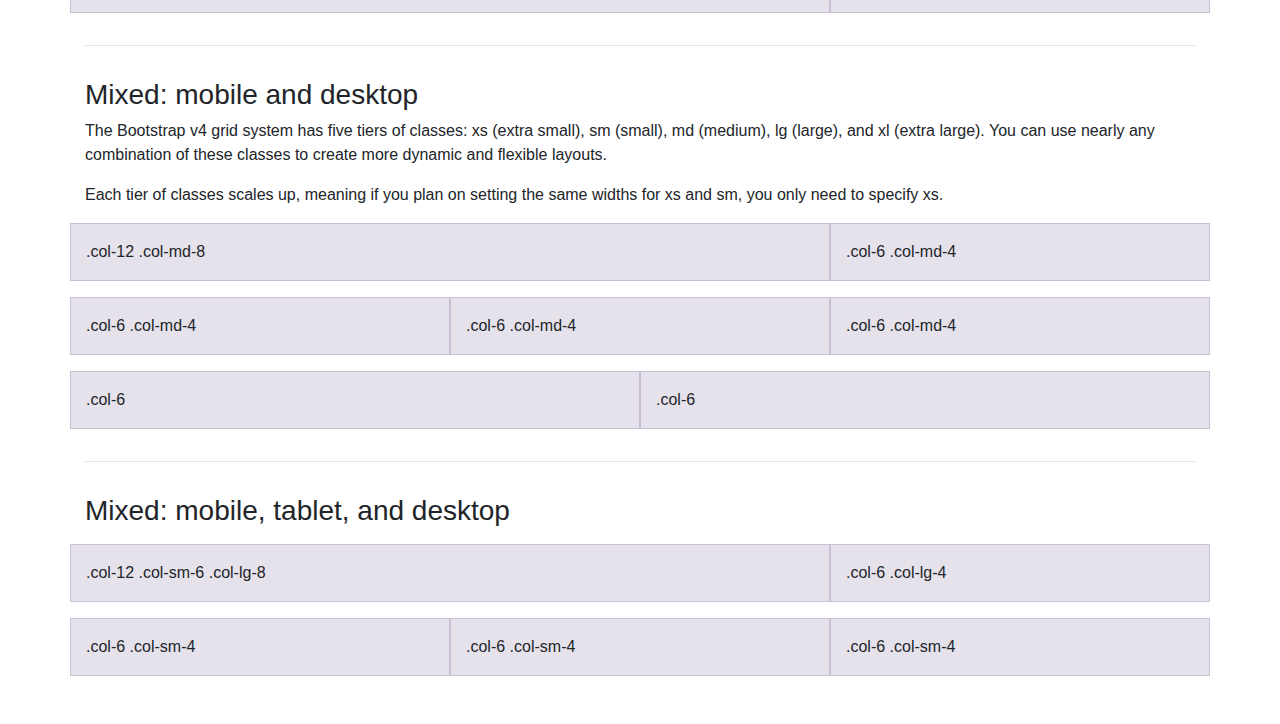
<file: img/bootstrap-4.0.0/docs/4.0/examples/grid/index.html>
<!doctype html>
<html lang="en">
  <head>
    <meta charset="utf-8">
    <meta name="viewport" content="width=device-width, initial-scale=1, shrink-to-fit=no">
    <meta name="description" content="">
    <meta name="author" content="">
    <link rel="icon" href="../../../../favicon.ico">

    <title>Grid Template for Bootstrap</title>

    <!-- Bootstrap core CSS -->
    <link href="../../../../dist/css/bootstrap.min.css" rel="stylesheet">

    <!-- Custom styles for this template -->
    <link href="grid.css" rel="stylesheet">
  </head>

  <body>
    <div class="container">

      <h1>Bootstrap grid examples</h1>
      <p class="lead">Basic grid layouts to get you familiar with building within the Bootstrap grid system.</p>

      <h3>Five grid tiers</h3>
      <p>There are five tiers to the Bootstrap grid system, one for each range of devices we support. Each tier starts at a minimum viewport size and automatically applies to the larger devices unless overridden.</p>

      <div class="row">
        <div class="col-4">.col-4</div>
        <div class="col-4">.col-4</div>
        <div class="col-4">.col-4</div>
      </div>

      <div class="row">
        <div class="col-sm-4">.col-sm-4</div>
        <div class="col-sm-4">.col-sm-4</div>
        <div class="col-sm-4">.col-sm-4</div>
      </div>

      <div class="row">
        <div class="col-md-4">.col-md-4</div>
        <div class="col-md-4">.col-md-4</div>
        <div class="col-md-4">.col-md-4</div>
      </div>

      <div class="row">
        <div class="col-lg-4">.col-lg-4</div>
        <div class="col-lg-4">.col-lg-4</div>
        <div class="col-lg-4">.col-lg-4</div>
      </div>

      <div class="row">
        <div class="col-xl-4">.col-xl-4</div>
        <div class="col-xl-4">.col-xl-4</div>
        <div class="col-xl-4">.col-xl-4</div>
      </div>

      <h3>Three equal columns</h3>
      <p>Get three equal-width columns <strong>starting at desktops and scaling to large desktops</strong>. On mobile devices, tablets and below, the columns will automatically stack.</p>
      <div class="row">
        <div class="col-md-4">.col-md-4</div>
        <div class="col-md-4">.col-md-4</div>
        <div class="col-md-4">.col-md-4</div>
      </div>

      <h3>Three unequal columns</h3>
      <p>Get three columns <strong>starting at desktops and scaling to large desktops</strong> of various widths. Remember, grid columns should add up to twelve for a single horizontal block. More than that, and columns start stacking no matter the viewport.</p>
      <div class="row">
        <div class="col-md-3">.col-md-3</div>
        <div class="col-md-6">.col-md-6</div>
        <div class="col-md-3">.col-md-3</div>
      </div>

      <h3>Two columns</h3>
      <p>Get two columns <strong>starting at desktops and scaling to large desktops</strong>.</p>
      <div class="row">
        <div class="col-md-8">.col-md-8</div>
        <div class="col-md-4">.col-md-4</div>
      </div>

      <h3>Full width, single column</h3>
      <p class="text-warning">No grid classes are necessary for full-width elements.</p>

      <hr>

      <h3>Two columns with two nested columns</h3>
      <p>Per the documentation, nesting is easy—just put a row of columns within an existing column. This gives you two columns <strong>starting at desktops and scaling to large desktops</strong>, with another two (equal widths) within the larger column.</p>
      <p>At mobile device sizes, tablets and down, these columns and their nested columns will stack.</p>
      <div class="row">
        <div class="col-md-8">
          .col-md-8
          <div class="row">
            <div class="col-md-6">.col-md-6</div>
            <div class="col-md-6">.col-md-6</div>
          </div>
        </div>
        <div class="col-md-4">.col-md-4</div>
      </div>

      <hr>

      <h3>Mixed: mobile and desktop</h3>
      <p>The Bootstrap v4 grid system has five tiers of classes: xs (extra small), sm (small), md (medium), lg (large), and xl (extra large). You can use nearly any combination of these classes to create more dynamic and flexible layouts.</p>
      <p>Each tier of classes scales up, meaning if you plan on setting the same widths for xs and sm, you only need to specify xs.</p>
      <div class="row">
        <div class="col-12 col-md-8">.col-12 .col-md-8</div>
        <div class="col-6 col-md-4">.col-6 .col-md-4</div>
      </div>
      <div class="row">
        <div class="col-6 col-md-4">.col-6 .col-md-4</div>
        <div class="col-6 col-md-4">.col-6 .col-md-4</div>
        <div class="col-6 col-md-4">.col-6 .col-md-4</div>
      </div>
      <div class="row">
        <div class="col-6">.col-6</div>
        <div class="col-6">.col-6</div>
      </div>

      <hr>

      <h3>Mixed: mobile, tablet, and desktop</h3>
      <p></p>
      <div class="row">
        <div class="col-12 col-sm-6 col-lg-8">.col-12 .col-sm-6 .col-lg-8</div>
        <div class="col-6 col-lg-4">.col-6 .col-lg-4</div>
      </div>
      <div class="row">
        <div class="col-6 col-sm-4">.col-6 .col-sm-4</div>
        <div class="col-6 col-sm-4">.col-6 .col-sm-4</div>
        <div class="col-6 col-sm-4">.col-6 .col-sm-4</div>
      </div>

    </div> <!-- /container -->
  </body>
</html>
</file>
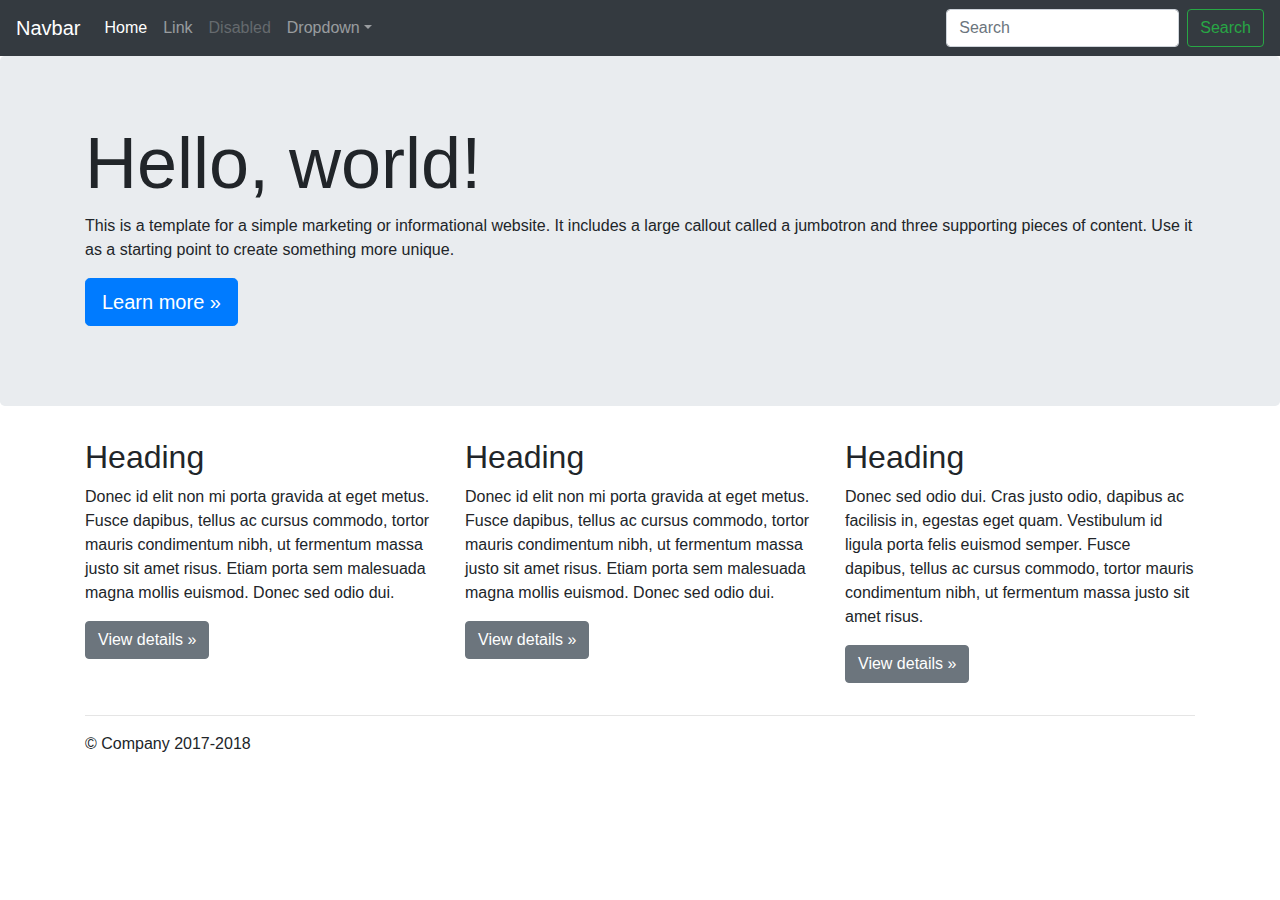
<file: img/bootstrap-4.0.0/docs/4.0/examples/jumbotron/index.html>
<!doctype html>
<html lang="en">
  <head>
    <meta charset="utf-8">
    <meta name="viewport" content="width=device-width, initial-scale=1, shrink-to-fit=no">
    <meta name="description" content="">
    <meta name="author" content="">
    <link rel="icon" href="../../../../favicon.ico">

    <title>Jumbotron Template for Bootstrap</title>

    <!-- Bootstrap core CSS -->
    <link href="../../../../dist/css/bootstrap.min.css" rel="stylesheet">

    <!-- Custom styles for this template -->
    <link href="jumbotron.css" rel="stylesheet">
  </head>

  <body>

    <nav class="navbar navbar-expand-md navbar-dark fixed-top bg-dark">
      <a class="navbar-brand" href="#">Navbar</a>
      <button class="navbar-toggler" type="button" data-toggle="collapse" data-target="#navbarsExampleDefault" aria-controls="navbarsExampleDefault" aria-expanded="false" aria-label="Toggle navigation">
        <span class="navbar-toggler-icon"></span>
      </button>

      <div class="collapse navbar-collapse" id="navbarsExampleDefault">
        <ul class="navbar-nav mr-auto">
          <li class="nav-item active">
            <a class="nav-link" href="#">Home <span class="sr-only">(current)</span></a>
          </li>
          <li class="nav-item">
            <a class="nav-link" href="#">Link</a>
          </li>
          <li class="nav-item">
            <a class="nav-link disabled" href="#">Disabled</a>
          </li>
          <li class="nav-item dropdown">
            <a class="nav-link dropdown-toggle" href="http://example.com" id="dropdown01" data-toggle="dropdown" aria-haspopup="true" aria-expanded="false">Dropdown</a>
            <div class="dropdown-menu" aria-labelledby="dropdown01">
              <a class="dropdown-item" href="#">Action</a>
              <a class="dropdown-item" href="#">Another action</a>
              <a class="dropdown-item" href="#">Something else here</a>
            </div>
          </li>
        </ul>
        <form class="form-inline my-2 my-lg-0">
          <input class="form-control mr-sm-2" type="text" placeholder="Search" aria-label="Search">
          <button class="btn btn-outline-success my-2 my-sm-0" type="submit">Search</button>
        </form>
      </div>
    </nav>

    <main role="main">

      <!-- Main jumbotron for a primary marketing message or call to action -->
      <div class="jumbotron">
        <div class="container">
          <h1 class="display-3">Hello, world!</h1>
          <p>This is a template for a simple marketing or informational website. It includes a large callout called a jumbotron and three supporting pieces of content. Use it as a starting point to create something more unique.</p>
          <p><a class="btn btn-primary btn-lg" href="#" role="button">Learn more &raquo;</a></p>
        </div>
      </div>

      <div class="container">
        <!-- Example row of columns -->
        <div class="row">
          <div class="col-md-4">
            <h2>Heading</h2>
            <p>Donec id elit non mi porta gravida at eget metus. Fusce dapibus, tellus ac cursus commodo, tortor mauris condimentum nibh, ut fermentum massa justo sit amet risus. Etiam porta sem malesuada magna mollis euismod. Donec sed odio dui. </p>
            <p><a class="btn btn-secondary" href="#" role="button">View details &raquo;</a></p>
          </div>
          <div class="col-md-4">
            <h2>Heading</h2>
            <p>Donec id elit non mi porta gravida at eget metus. Fusce dapibus, tellus ac cursus commodo, tortor mauris condimentum nibh, ut fermentum massa justo sit amet risus. Etiam porta sem malesuada magna mollis euismod. Donec sed odio dui. </p>
            <p><a class="btn btn-secondary" href="#" role="button">View details &raquo;</a></p>
          </div>
          <div class="col-md-4">
            <h2>Heading</h2>
            <p>Donec sed odio dui. Cras justo odio, dapibus ac facilisis in, egestas eget quam. Vestibulum id ligula porta felis euismod semper. Fusce dapibus, tellus ac cursus commodo, tortor mauris condimentum nibh, ut fermentum massa justo sit amet risus.</p>
            <p><a class="btn btn-secondary" href="#" role="button">View details &raquo;</a></p>
          </div>
        </div>

        <hr>

      </div> <!-- /container -->

    </main>

    <footer class="container">
      <p>&copy; Company 2017-2018</p>
    </footer>

    <!-- Bootstrap core JavaScript
    ================================================== -->
    <!-- Placed at the end of the document so the pages load faster -->
    <script src="https://code.jquery.com/jquery-3.2.1.slim.min.js" integrity="sha384-KJ3o2DKtIkvYIK3UENzmM7KCkRr/rE9/Qpg6aAZGJwFDMVNA/GpGFF93hXpG5KkN" crossorigin="anonymous"></script>
    <script>window.jQuery || document.write('<script src="../../../../assets/js/vendor/jquery-slim.min.js"><\/script>')</script>
    <script src="../../../../assets/js/vendor/popper.min.js"></script>
    <script src="../../../../dist/js/bootstrap.min.js"></script>
  </body>
</html>
</file>
<file: stylesheet.css>
@import url('https://fonts.googleapis.com/css2?family=Montserrat:ital,wght@1,500&family=Nunito:wght@200;300;400;600;700&display=swap');

:root{
    --yellow:#2bff00;
    --black: #000000;
    --light-color: #666;
    --white: #fff;
    --box-shadow:0 .5rem 1.5rem rgba(0,0,0,.1);
}
*{
font-family: 'Nunito', sans-serif;
margin: 0; padding: 0;
box-sizing: border-box;
text-decoration: none;
outline: none; border: none;
text-transform: capitalize;
transition: all .2s linear;

}
html{
    font-size: 62.5%;
    overflow-x: hidden;
    scroll-padding-top: 5.5rem;
    scroll-behavior: smooth;
}
section{
    padding: 2rem 9%;
}
section:nth-child(even){
    background: #eee;
}
.sub-heading{
    text-align: center;
    color: var(--yellow);
    font-size: 2rem;
    padding-top: 2rem;
}
.heading{
    text-align: center;
    color: var(--black);
    font-size: 3rem;
    padding-bottom: 2rem;
    text-transform: uppercase;
}
.btn{
    margin-top: 1rem;
    display: inline-block;
    font-size: 1.7rem;
    color: #fff;
    background: var(--black);
    border-radius: .5rem;
    cursor: pointer;
    padding: .8rem 3rem;
}
.btn:hover{
    background: var(--yellow);
    letter-spacing: .1rem;
}
header{
    position: fixed;
    top: 0; left: 0; right: 0;
    background: #fff;
    padding: 1rem 7%;
    display: flex;
    align-items: center;
    justify-content: space-between;
    z-index: 1000;
    box-shadow: var(--box-shadow);
}
header .logo{
    color: var(--black);
    font-size: 2.5rem;
    font-weight: bolder;
}
header .logo i{
    color: var(--yellow);
}
header .navbar a{
    font-size: 1.7rem;
    border-radius: .5rem;
    padding: .5rem 1.5rem;
    color: var(--light-color);
}

header .navbar a.active,
header .navbar a:hover{
    color: #fff;
    background: var(--yellow);
}
header .icons i,
header .icons a{
    cursor: pointer;
    margin-left: .5rem;
    height: 4.5rem;
    line-height: 4.5rem;
    width: 4.5rem;
    text-align: center;
    font-size: 1.7rem;
    color: var(--black);
    border-radius: 50%;
    background: #eee;
}
header .icons i:hover,
header .icons a:hover{
    color: #fff;
    background: var(--yellow);
    transform: rotate(360deg);
}
header .icons #menu-bars{
    display: none;
}
#search-form{
    position: fixed;
    top: -110%; left: 0;
    height: 100%; width: 100%;
    z-index: 1004;
    background: rgba(0, 0, 0, .8);
    display: flex;
    align-items: center;
    justify-content: center;
    padding: 0.1rem;
}
#search-form.active{
    top: 0;
}
#search-form #search-box{
    width: 50rem;
    border-bottom: .1rem solid #fff;
    padding: 1rem o;
    color: #fff;
    font-size: 3rem;
    text-transform: none;
    background: none;
}
#search-form #search-box::placeholder{
    color: #eee;

}
#search-form #search-box::-webkit-search-cancel-button{
    -webkit-appearance: none;
    
}
#search-form label{
    color: #fff;
    cursor: pointer;
    font-size: 3rem;
}
#search-form label:hover{
    color: var(--yellow);
}
#search-form #close{
    position: absolute;
    color: #fff;
    cursor: pointer;
    top: 2rem; right: 3rem;
    font-size: 5rem;
}

.home .home-slider .slide{
    display: flex;
    align-items:center;
    flex-wrap: wrap;
    gap: 2rem;
    padding-top: 9rem;
}
.home .home-slider .slide .content{
    flex: 1 1 45rem;
}
.home .home-slider .slide .image{
    flex: 1 1 45rem;
}
.home .home-slider .slide .image img{
width: 80%;
}


.home .home-slider .slide .content span{
    color: var(--yellow);
    font-size: 2.5rem;
}
.home .home-slider .slide .content h3{
    color: var(--black);
    font-size: 7rem;
    
}
.home .home-slider .slide .content p{
    color: var(--light-color);
    font-size: 2.2rem;
    padding: .5rem 0;
    line-height: 1.5;
}
.swiper-pagination-bullet-active{
    background: var(--yellow);
}
.dishes .box-container{
    display: grid;
    grid-template-columns: repeat(auto-fit, minmax(28rem, 1fr));
    gap: 1.5rem;
}
.dishes .box-container .box{
    padding: 2.5rem;
    background: #fff;
    border-radius: .5rem;
    border: .1rem solid rgba(0, 0, 0, .2);
    box-shadow: var(--box-shadow);
    position: relative;
    overflow: hidden;
    text-align: center;
}
.dishes .box-container .box .fa-heart,
.dishes .box-container .box .fa-eye{
    position: absolute;
    top: 1.5rem;
    background: #eee;
    border-radius: 50%;
    height: 5rem;
    width: 5rem;
    line-height: 5rem;
    font-size: 2rem;
    color: var(--black);
}
.dishes .box-container .box .fa-heart:hover,
.dishes .box-container .box .fa-eye:hover{
    background: var(--yellow);
    color: #fff;
}
.dishes .box-container .box .fa-heart{
    right: -15rem;
}
.dishes .box-container .box .fa-eye{
    left: -15rem;
}
.dishes .box-container .box:hover .fa-heart{
    right: 1.5rem;
}
.dishes .box-container .box:hover .fa-eye{
    left: 1.5rem;
}
.dishes .box-container .box img{
    height: 17rem;
    margin: 1rem 0;
}
.dishes .box-container .box h3{
    color: var(--black);
    font-size: 2.5rem;
}
.dishes .box-container .box .stars{
    padding: 1rem 0;
}
.dishes .box-container .box .stars i{
    font-size: 1.7rem;
    color: var(--yellow);
}
.dishes .box-container .box span{
    color: var(--yellow);
    font-weight: bolder;
    margin-right: 1rem;
    font-size: 2.5rem;
}
.about .row{
    display: flex;
    flex-wrap: wrap;
    gap: 1.5rem;
    align-items: center;
}
.about .row .image{
    flex: 1 1 45rem;
}
.about .row .image img{
    width: 100%;
}
.about .row .content{
    flex: 1 1 45rem;
}
.about .row .content h3{
    color: var(--black);
    font-size: 4rem;
    padding: .5rem 0;

}
.about .row .content p{
    color: var(--light-color);
    font-size: 1.5rem;
    padding: .5rem 0;
    line-height: 2;
}
.about .row .content .icons-container{
    display: flex;
    gap: 1rem;
    flex-wrap: wrap;
    padding: 1rem o;
    margin-top: .5rem;
}
.about .row .content .icons-container .icons{
    background: #eee;
    border-radius: .5rem;
    border: .1rem solid rgba(0, 0, 0, .2);
    display: flex;
    align-items: center;
    justify-content: center;
    gap: 1rem;
    flex: 1 1 17rem;
    padding: 1.5rem 1rem;
}
.about .row .content .icons-container .icons i{
    font-size: 2.5rem;
    color: var(--yellow);
}
.about .row .content .icons-container .icons span{
    font-size: 1.5rem;
    color: var(--black);
}
.about1 .row1 .image1{
    margin-bottom: 10rem;
    padding-left: 20%;
}
.about1 .row1 .image1 img{
    width: 600px;
    height: 800px;
}
.about1 .row1{
    display: flex;
    flex-wrap: wrap;
    gap: 1.5rem;
    align-items: center;
}
.about1 .row1 .content{
    flex: 1 1 45rem;
}
.about1 .row1 .content h3{
    color: var(--black);
    font-size: 4rem;
    padding: .5rem 0;

}
.about1 .row1 .content p{
    color: var(--light-color);
    font-size: 1.5rem;
    padding: .5rem 0;
    line-height: 2;
}
.about1 .row1 .content .icons-container{
    display: flex;
    gap: 1rem;
    flex-wrap: wrap;
    padding: 1rem o;
    margin-top: .5rem;
}
.about1 .row1 .content .icons-container .icons{
    background: #eee;
    border-radius: .5rem;
    border: .1rem solid rgba(0, 0, 0, .2);
    display: flex;
    align-items: center;
    justify-content: center;
    gap: 1rem;
    flex: 1 1 17rem;
    padding: 1.5rem 1rem;
}
.about1 .row1 .content .icons-container .icons i{
    font-size: 2.5rem;
    color: var(--yellow);
}
.about1 .row1 .content .icons-container .icons span{
    font-size: 1.5rem;
    color: var(--black);
}

.menu .box-container{
    display: grid;
    grid-template-columns: repeat(auto-fit, minmax(30rem, 1fr));
    gap: 1.5rem;
}
.menu .box-container .box{
    background: #fff;
    border: 1rem solid rgba(0, 0, 0, .2);
    border-radius: .5rem;
    box-shadow: var(--box-shadow);
}
.menu .box-container .box .image{
    height: 25rem;
    width: 100%;
    padding: 1.5rem;
    overflow: hidden;
    position: relative;
}
.menu .box-container .box .image img{
    height: 100%;
    width: 100%;
    border-radius: .5rem;
    object-fit: cover;
}
.menu .box-container .box .image .fa-heart{
position: absolute;
top: 2.5rem; right: 2.5rem;
height: 5rem;
width: 5rem;
line-height: 5rem;text-align: center;
font-size: 2rem;
background: #fff;
border-radius: 50%;
color: var(--black);
}
.menu .box-container .box .image .fa-heart:hover{
    background-color: var(--yellow);
    color: #fff;
}
.menu .box-container .box .content{
    padding: 2rem;
    padding-top: 0;
}
.menu .box-container .box .content .stars{
    padding-bottom: 1rem;
}
.menu .box-container .box .content .stars i{
    font-size: 1.7rem;
    color: var(--yellow);
}
.menu .box-container .box .content h3{
    color: var(--black);
    font-size: 2.5rem;
}
.menu .box-container .box .content p{
    color: var(--light-color);
    font-size: 1.5rem;
    padding: .5rem 0;
    line-height: 1.5;
}
.menu .box-container .box .content .price{
    color: var(--yellow);
    margin-left: 1rem;
    font-size: 2.5rem;
}
.review{
    width: 100%;
    height: 100vh;
    padding: 70px 0;
}
.review h1{
    font-size: 55px;
    display: flex;
    align-items: center;
    justify-content: center;
    color: var(--black);

}
.review h1 span{
    margin-left: 15px;
    color: var(--yellow);
}
.review .review_box{
    width: 95%;
    margin: 70px auto;
    display: flex;
}
.review .review_box .review_card{
    width: 350px;
    height: 535px;
    box-shadow: 0 2px 8px rgba(0, 0, 0, 0.5);
    border-radius: 8px;
    padding: 8px 20px;
    margin: 0 8px;
}
.review .review_box .review_card .review_profile{
    display: flex;
    align-items: center;
    justify-content: center;
    position: relative;
    transition: 0.3s;
}
.review .review_box .review_card:hover .review_profile{
    transform: translateY(-60px);
}
.review .review_box .review_card .review_profile img{
    width: 180px;
    height: 180px;
    object-fit: cover;
    object-position: center;
    border-radius: 50%;
    border: 5px solid #cccccc;
}
.review .review_box .review_card .review_text{
    text-align: center;
}
.review .review_box .review_card .review_text .name{
    color: #000;
    transition: 0.3s;
}
.review .review_box .review_card:hover .review_text .name{
    transform: translateY(-50px);
}
.review .review_box .review_card .review_text .review_icon{
    color: var(--yellow);
    transition: 0.3s;
}
.review .review_box .review_card:hover .review_text .review_icon{
    transform: translateY(-30px);
}
.review .review_box .review_card .review_text .review_social i{
    margin: 5px 1px;
    font-size: 15px;
    opacity: 1;
    cursor: pointer;
    transition: 0.3s;
}
.review .review_box .review_card:hover .review_text .review_social i{
    opacity: 1;
    transform: translateY(-8px);
}
.review .review_box .review_card .review_text p{
    text-align: center;
    line-height: 22px;
    transition: 0.3s;
}
.review .review_box .review_card:hover .review_text p{
    margin-top: 5px;

}
.order{
    margin-top: 5%;
}
.order form{
    max-width: 90rem;
    border-radius: .5rem;
    box-shadow: var(--box-shadow);
    border: .1rem solid rgba(0, 0, 0, .2);
    background: #fff;
    padding: 1.5rem;
    margin: 0 auto;
    
}
.order form .inputBox{
    display: flex;
    flex-wrap: wrap;
    justify-content: space-between;
}
.order form .inputBox .input{
    width: 49%;
}
.order form .inputBox .input span{
    display: block;
    padding: .5rem 0;
    font-size: 1.5rem;
    color: var(--light-color);
}
.order form .inputBox .input input,
.order form .inputBox .input textarea{
    background: #eee;
    border-radius: .5rem;
    padding: 1rem;
    font-size: 1.6rem;
    color: var(--black);
    text-transform: none;
    margin-bottom: 1rem;
    width: 100%;
}
.order form .inputBox .input input:focus,
.order form .inputBox .input textarea:focus{
    border: .1rem solid var(--yellow);
}
.order form .inputBox .input textarea{
    height: 20rem;
    resize: none;
}
.order form .btn{
    margin-top: 0;
}
footer{
    width: 100%;
    padding: 30px 0 0 20px;
    background: #2bff00;
}
footer .footer_main{
    display: grid;
    grid-template-columns: 1fr 1fr 1fr 1fr 1fr;
}
footer .footer_main .footer_tag{
    text-align: center;
    font-size: 1.5rem;
}
footer .footer_main .footer_tag h2{
    color: #ffffff;
    margin-bottom: 25px;
    font-size: 30px;
}
footer .footer_main .footer_tag p{
    margin: 10px 0;
    font-weight: bold;
}
footer .footer_main .footer_tag i{
    margin: 0 5px;
    cursor: pointer;
}
footer .footer_main .footer_tag i:hover{
    color: var(--white);
}
footer .end{
    display: flex;
    align-items: center;
    justify-content: center;
    padding: 15px 0;
}
footer .end span{
    color: var(--white);
    margin-left: 10px;
}














































































/*media quries */
@media (max-width:991px){
    html{
        font-size: 55%;
    }
    header{
        padding: 1rem 2rem;
    }
    section{
        padding:2rem;
    }
}
@media (max-width:768px){
    header .icons #menu-bars{
        display: inline-block;
    }
    header .navbar{
        position: absolute;
        top: 100%; left: 0; right: 0;
        background: #fff;
        border-top: .1rem solid rgba(0, 0, 0, .2);
        border-bottom: .1rem solid rgba(0, 0, 0, .2);
        padding: 1rem;
        clip-path: polygon(0 0, 100% 0,100% 0,0 0);
    }

    header .navbar.active{
        clip-path: polygon(0 0, 100% 0,100% 100%,0% 100%);
    }

    header .navbar a{
        display: block;
        padding: 1.5rem;
        margin: 1rem ;
        font-size: 2rem;
        background: #eee;
    }
    #search-form #search-box{
        width: 90%;
        margin: 0 1rem;
    }
    .home .home-slider .slide .content h3{
        font-size: 5rem;
        
    }

}
@media (max-width:450px){
    html{
        font-size: 50%;
    }
    .dishes .box-container .box img{
        height: auto;
        width: 100%;
    }
    .order form .inputBox .input{
        width: 100%;
    }
    .review_box .review_card .review_profile{
        height: auto;
        width: 100%;
    }
}
</file>
<file: img/bootstrap-4.0.0/docs/4.0/examples/blog/blog.css>
/* stylelint-disable selector-list-comma-newline-after */

.blog-header {
  line-height: 1;
  border-bottom: 1px solid #e5e5e5;
}

.blog-header-logo {
  font-family: "Playfair Display", Georgia, "Times New Roman", serif;
  font-size: 2.25rem;
}

.blog-header-logo:hover {
  text-decoration: none;
}

h1, h2, h3, h4, h5, h6 {
  font-family: "Playfair Display", Georgia, "Times New Roman", serif;
}

.display-4 {
  font-size: 2.5rem;
}
@media (min-width: 768px) {
  .display-4 {
    font-size: 3rem;
  }
}

.nav-scroller {
  position: relative;
  z-index: 2;
  height: 2.75rem;
  overflow-y: hidden;
}

.nav-scroller .nav {
  display: -webkit-box;
  display: -ms-flexbox;
  display: flex;
  -ms-flex-wrap: nowrap;
  flex-wrap: nowrap;
  padding-bottom: 1rem;
  margin-top: -1px;
  overflow-x: auto;
  text-align: center;
  white-space: nowrap;
  -webkit-overflow-scrolling: touch;
}

.nav-scroller .nav-link {
  padding-top: .75rem;
  padding-bottom: .75rem;
  font-size: .875rem;
}

.card-img-right {
  height: 100%;
  border-radius: 0 3px 3px 0;
}

.flex-auto {
  -ms-flex: 0 0 auto;
  -webkit-box-flex: 0;
  flex: 0 0 auto;
}

.h-250 { height: 250px; }
@media (min-width: 768px) {
  .h-md-250 { height: 250px; }
}

.border-top { border-top: 1px solid #e5e5e5; }
.border-bottom { border-bottom: 1px solid #e5e5e5; }

.box-shadow { box-shadow: 0 .25rem .75rem rgba(0, 0, 0, .05); }

/*
 * Blog name and description
 */
.blog-title {
  margin-bottom: 0;
  font-size: 2rem;
  font-weight: 400;
}
.blog-description {
  font-size: 1.1rem;
  color: #999;
}

@media (min-width: 40em) {
  .blog-title {
    font-size: 3.5rem;
  }
}

/* Pagination */
.blog-pagination {
  margin-bottom: 4rem;
}
.blog-pagination > .btn {
  border-radius: 2rem;
}

/*
 * Blog posts
 */
.blog-post {
  margin-bottom: 4rem;
}
.blog-post-title {
  margin-bottom: .25rem;
  font-size: 2.5rem;
}
.blog-post-meta {
  margin-bottom: 1.25rem;
  color: #999;
}

/*
 * Footer
 */
.blog-footer {
  padding: 2.5rem 0;
  color: #999;
  text-align: center;
  background-color: #f9f9f9;
  border-top: .05rem solid #e5e5e5;
}
.blog-footer p:last-child {
  margin-bottom: 0;
}
</file>
<file: img/bootstrap-4.0.0/docs/4.0/examples/carousel/carousel.css>
/* GLOBAL STYLES
-------------------------------------------------- */
/* Padding below the footer and lighter body text */

body {
  padding-top: 3rem;
  padding-bottom: 3rem;
  color: #5a5a5a;
}


/* CUSTOMIZE THE CAROUSEL
-------------------------------------------------- */

/* Carousel base class */
.carousel {
  margin-bottom: 4rem;
}
/* Since positioning the image, we need to help out the caption */
.carousel-caption {
  bottom: 3rem;
  z-index: 10;
}

/* Declare heights because of positioning of img element */
.carousel-item {
  height: 32rem;
  background-color: #777;
}
.carousel-item > img {
  position: absolute;
  top: 0;
  left: 0;
  min-width: 100%;
  height: 32rem;
}


/* MARKETING CONTENT
-------------------------------------------------- */

/* Center align the text within the three columns below the carousel */
.marketing .col-lg-4 {
  margin-bottom: 1.5rem;
  text-align: center;
}
.marketing h2 {
  font-weight: 400;
}
.marketing .col-lg-4 p {
  margin-right: .75rem;
  margin-left: .75rem;
}


/* Featurettes
------------------------- */

.featurette-divider {
  margin: 5rem 0; /* Space out the Bootstrap <hr> more */
}

/* Thin out the marketing headings */
.featurette-heading {
  font-weight: 300;
  line-height: 1;
  letter-spacing: -.05rem;
}


/* RESPONSIVE CSS
-------------------------------------------------- */

@media (min-width: 40em) {
  /* Bump up size of carousel content */
  .carousel-caption p {
    margin-bottom: 1.25rem;
    font-size: 1.25rem;
    line-height: 1.4;
  }

  .featurette-heading {
    font-size: 50px;
  }
}

@media (min-width: 62em) {
  .featurette-heading {
    margin-top: 7rem;
  }
}
</file>
<file: img/bootstrap-4.0.0/docs/4.0/examples/cover/cover.css>
/*
 * Globals
 */

/* Links */
a,
a:focus,
a:hover {
  color: #fff;
}

/* Custom default button */
.btn-secondary,
.btn-secondary:hover,
.btn-secondary:focus {
  color: #333;
  text-shadow: none; /* Prevent inheritance from `body` */
  background-color: #fff;
  border: .05rem solid #fff;
}


/*
 * Base structure
 */

html,
body {
  height: 100%;
  background-color: #333;
}

body {
  display: -ms-flexbox;
  display: -webkit-box;
  display: flex;
  -ms-flex-pack: center;
  -webkit-box-pack: center;
  justify-content: center;
  color: #fff;
  text-shadow: 0 .05rem .1rem rgba(0, 0, 0, .5);
  box-shadow: inset 0 0 5rem rgba(0, 0, 0, .5);
}

.cover-container {
  max-width: 42em;
}


/*
 * Header
 */
.masthead {
  margin-bottom: 2rem;
}

.masthead-brand {
  margin-bottom: 0;
}

.nav-masthead .nav-link {
  padding: .25rem 0;
  font-weight: 700;
  color: rgba(255, 255, 255, .5);
  background-color: transparent;
  border-bottom: .25rem solid transparent;
}

.nav-masthead .nav-link:hover,
.nav-masthead .nav-link:focus {
  border-bottom-color: rgba(255, 255, 255, .25);
}

.nav-masthead .nav-link + .nav-link {
  margin-left: 1rem;
}

.nav-masthead .active {
  color: #fff;
  border-bottom-color: #fff;
}

@media (min-width: 48em) {
  .masthead-brand {
    float: left;
  }
  .nav-masthead {
    float: right;
  }
}


/*
 * Cover
 */
.cover {
  padding: 0 1.5rem;
}
.cover .btn-lg {
  padding: .75rem 1.25rem;
  font-weight: 700;
}


/*
 * Footer
 */
.mastfoot {
  color: rgba(255, 255, 255, .5);
}
</file>
<file: img/bootstrap-4.0.0/docs/4.0/examples/grid/grid.css>
body {
  padding-top: 2rem;
  padding-bottom: 2rem;
}

h3 {
  margin-top: 2rem;
}

.row {
  margin-bottom: 1rem;
}
.row .row {
  margin-top: 1rem;
  margin-bottom: 0;
}
[class*="col-"] {
  padding-top: 1rem;
  padding-bottom: 1rem;
  background-color: rgba(86, 61, 124, .15);
  border: 1px solid rgba(86, 61, 124, .2);
}

hr {
  margin-top: 2rem;
  margin-bottom: 2rem;
}
</file>
<file: img/bootstrap-4.0.0/docs/4.0/examples/jumbotron/jumbotron.css>
/* Move down content because we have a fixed navbar that is 3.5rem tall */
body {
  padding-top: 3.5rem;
}
</file>
<file: img/Gp/assets/css/style.css>
/**
* Template Name: Gp
* Updated: May 30 2023 with Bootstrap v5.3.0
* Template URL: https://bootstrapmade.com/gp-free-multipurpose-html-bootstrap-template/
* Author: BootstrapMade.com
* License: https://bootstrapmade.com/license/
*/

/*--------------------------------------------------------------
# General
--------------------------------------------------------------*/
body {
  font-family: "Open Sans", sans-serif;
  color: #444444;
}

a {
  color: #ffc451;
  text-decoration: none;
}

a:hover {
  color: #ffd584;
  text-decoration: none;
}

h1,
h2,
h3,
h4,
h5,
h6 {
  font-family: "Raleway", sans-serif;
}

/*--------------------------------------------------------------
# Back to top button
--------------------------------------------------------------*/
.back-to-top {
  position: fixed;
  visibility: hidden;
  opacity: 0;
  right: 15px;
  bottom: 15px;
  z-index: 996;
  background: #ffc451;
  width: 40px;
  height: 40px;
  border-radius: 4px;
  transition: all 0.4s;
}

.back-to-top i {
  font-size: 28px;
  color: #151515;
  line-height: 0;
}

.back-to-top:hover {
  background: #151515;
}

.back-to-top:hover i {
  color: #ffc451;
}

.back-to-top.active {
  visibility: visible;
  opacity: 1;
}

/*--------------------------------------------------------------
# Preloader
--------------------------------------------------------------*/
#preloader {
  position: fixed;
  top: 0;
  left: 0;
  right: 0;
  bottom: 0;
  z-index: 9999;
  overflow: hidden;
  background: #151515;
}

#preloader:before {
  content: "";
  position: fixed;
  top: calc(50% - 0px);
  left: calc(50% - 30px);
  border: 6px solid #ffc451;
  border-top-color: #151515;
  border-bottom-color: #151515;
  border-radius: 50%;
  width: 60px;
  height: 60px;
  animation: animate-preloader 1s linear infinite;
}

@keyframes animate-preloader {
  0% {
    transform: rotate(0deg);
  }

  100% {
    transform: rotate(360deg);
  }
}

/*--------------------------------------------------------------
# Disable aos animation delay on mobile devices
--------------------------------------------------------------*/
@media screen and (max-width: 768px) {
  [data-aos-delay] {
    transition-delay: 0 !important;
  }
}

/*--------------------------------------------------------------
# Header
--------------------------------------------------------------*/
#header {
  transition: all 0.5s;
  z-index: 997;
  padding: 15px 0;
}

#header.header-scrolled,
#header.header-inner-pages {
  background: rgba(0, 0, 0, 0.8);
}

#header .logo {
  font-size: 32px;
  margin: 0;
  padding: 0;
  line-height: 1;
  font-weight: 700;
  letter-spacing: 2px;
  text-transform: uppercase;
}

#header .logo a {
  color: #fff;
}

#header .logo a span {
  color: #ffc451;
}

#header .logo img {
  max-height: 40px;
}

/*--------------------------------------------------------------
#  Get Startet Button
--------------------------------------------------------------*/
.get-started-btn {
  color: #fff;
  border-radius: 4px;
  padding: 7px 25px 8px 25px;
  white-space: nowrap;
  transition: 0.3s;
  font-size: 14px;
  display: inline-block;
  border: 2px solid #ffc451;
}

.get-started-btn:hover {
  background: #ffbb38;
  color: #343a40;
}

@media (max-width: 992px) {
  .get-started-btn {
    padding: 7px 20px 8px 20px;
    margin-right: 15px;
  }
}

/*--------------------------------------------------------------
# Navigation Menu
--------------------------------------------------------------*/
/**
* Desktop Navigation 
*/
.navbar {
  padding: 0;
}

.navbar ul {
  margin: 0;
  padding: 0;
  display: flex;
  list-style: none;
  align-items: center;
}

.navbar li {
  position: relative;
}

.navbar a,
.navbar a:focus {
  display: flex;
  align-items: center;
  justify-content: space-between;
  padding: 10px 0 10px 30px;
  font-size: 15px;
  font-weight: 600;
  color: #fff;
  white-space: nowrap;
  transition: 0.3s;
}

.navbar a i,
.navbar a:focus i {
  font-size: 12px;
  line-height: 0;
  margin-left: 5px;
}

.navbar a:hover,
.navbar .active,
.navbar .active:focus,
.navbar li:hover>a {
  color: #ffc451;
}

.navbar .dropdown ul {
  display: block;
  position: absolute;
  left: 14px;
  top: calc(100% + 30px);
  margin: 0;
  padding: 10px 0;
  z-index: 99;
  opacity: 0;
  visibility: hidden;
  background: #fff;
  box-shadow: 0px 0px 30px rgba(127, 137, 161, 0.25);
  transition: 0.3s;
}

.navbar .dropdown ul li {
  min-width: 200px;
}

.navbar .dropdown ul a {
  padding: 10px 20px;
  font-size: 14px;
  text-transform: none;
  color: #151515;
  font-weight: 400;
}

.navbar .dropdown ul a i {
  font-size: 12px;
}

.navbar .dropdown ul a:hover,
.navbar .dropdown ul .active:hover,
.navbar .dropdown ul li:hover>a {
  background-color: #ffc451;
}

.navbar .dropdown:hover>ul {
  opacity: 1;
  top: 100%;
  visibility: visible;
}

.navbar .dropdown .dropdown ul {
  top: 0;
  left: calc(100% - 30px);
  visibility: hidden;
}

.navbar .dropdown .dropdown:hover>ul {
  opacity: 1;
  top: 0;
  left: 100%;
  visibility: visible;
}

@media (max-width: 1366px) {
  .navbar .dropdown .dropdown ul {
    left: -90%;
  }

  .navbar .dropdown .dropdown:hover>ul {
    left: -100%;
  }
}

/**
* Mobile Navigation 
*/
.mobile-nav-toggle {
  color: #fff;
  font-size: 28px;
  cursor: pointer;
  display: none;
  line-height: 0;
  transition: 0.5s;
}

@media (max-width: 991px) {
  .mobile-nav-toggle {
    display: block;
  }

  .navbar ul {
    display: none;
  }
}

.navbar-mobile {
  position: fixed;
  overflow: hidden;
  top: 0;
  right: 0;
  left: 0;
  bottom: 0;
  background: rgba(0, 0, 0, 0.9);
  transition: 0.3s;
  z-index: 999;
}

.navbar-mobile .mobile-nav-toggle {
  position: absolute;
  top: 15px;
  right: 15px;
}

.navbar-mobile ul {
  display: block;
  position: absolute;
  top: 55px;
  right: 15px;
  bottom: 15px;
  left: 15px;
  padding: 10px 0;
  background-color: #fff;
  overflow-y: auto;
  transition: 0.3s;
}

.navbar-mobile a,
.navbar-mobile a:focus {
  padding: 10px 20px;
  font-size: 15px;
  color: #151515;
}

.navbar-mobile a:hover,
.navbar-mobile .active,
.navbar-mobile li:hover>a {
  color: #151515;
  background-color: #ffc451;
}

.navbar-mobile .getstarted,
.navbar-mobile .getstarted:focus {
  margin: 15px;
}

.navbar-mobile .dropdown ul {
  position: static;
  display: none;
  margin: 10px 20px;
  padding: 10px 0;
  z-index: 99;
  opacity: 1;
  visibility: visible;
  background: #fff;
  box-shadow: 0px 0px 30px rgba(127, 137, 161, 0.25);
}

.navbar-mobile .dropdown ul li {
  min-width: 200px;
}

.navbar-mobile .dropdown ul a {
  padding: 10px 20px;
  color: #151515;
}

.navbar-mobile .dropdown ul a i {
  font-size: 12px;
}

.navbar-mobile .dropdown ul a:hover,
.navbar-mobile .dropdown ul .active:hover,
.navbar-mobile .dropdown ul li:hover>a {
  background-color: #ffc451;
}

.navbar-mobile .dropdown>.dropdown-active {
  display: block;
}

/*--------------------------------------------------------------
# Hero Section
--------------------------------------------------------------*/
#hero {
  width: 100%;
  height: 100vh;
  background: url("../img/hero-bg.jpg") top center;
  background-size: cover;
  position: relative;
}

#hero:before {
  content: "";
  background: rgba(0, 0, 0, 0.6);
  position: absolute;
  bottom: 0;
  top: 0;
  left: 0;
  right: 0;
}

#hero .container {
  position: relative;
  padding-top: 74px;
  text-align: center;
}

#hero h1 {
  margin: 0;
  font-size: 56px;
  font-weight: 700;
  line-height: 64px;
  color: #fff;
  font-family: "Poppins", sans-serif;
}

#hero h1 span {
  color: #ffc451;
}

#hero h2 {
  color: rgba(255, 255, 255, 0.9);
  margin: 10px 0 0 0;
  font-size: 24px;
}

#hero .icon-box {
  padding: 30px 20px;
  transition: ease-in-out 0.3s;
  border: 1px solid rgba(255, 255, 255, 0.3);
  height: 100%;
  text-align: center;
}

#hero .icon-box i {
  font-size: 32px;
  line-height: 1;
  color: #ffc451;
}

#hero .icon-box h3 {
  font-weight: 700;
  margin: 10px 0 0 0;
  padding: 0;
  line-height: 1;
  font-size: 20px;
  line-height: 26px;
}

#hero .icon-box h3 a {
  color: #fff;
  transition: ease-in-out 0.3s;
}

#hero .icon-box h3 a:hover {
  color: #ffc451;
}

#hero .icon-box:hover {
  border-color: #ffc451;
}

@media (min-width: 1024px) {
  #hero {
    background-attachment: fixed;
  }
}

@media (max-width: 768px) {
  #hero {
    height: auto;
  }

  #hero h1 {
    font-size: 28px;
    line-height: 36px;
  }

  #hero h2 {
    font-size: 20px;
    line-height: 24px;
  }
}

/*--------------------------------------------------------------
# Sections General
--------------------------------------------------------------*/
section {
  padding: 60px 0;
  overflow: hidden;
}

.section-title {
  padding-bottom: 40px;
}

.section-title h2 {
  font-size: 14px;
  font-weight: 500;
  padding: 0;
  line-height: 1px;
  margin: 0 0 5px 0;
  letter-spacing: 2px;
  text-transform: uppercase;
  color: #aaaaaa;
  font-family: "Poppins", sans-serif;
}

.section-title h2::after {
  content: "";
  width: 120px;
  height: 1px;
  display: inline-block;
  background: #ffde9e;
  margin: 4px 10px;
}

.section-title p {
  margin: 0;
  margin: 0;
  font-size: 36px;
  font-weight: 700;
  text-transform: uppercase;
  font-family: "Poppins", sans-serif;
  color: #151515;
}

/*--------------------------------------------------------------
# About
--------------------------------------------------------------*/
.about .content h3 {
  font-weight: 700;
  font-size: 28px;
  font-family: "Poppins", sans-serif;
}

.about .content ul {
  list-style: none;
  padding: 0;
}

.about .content ul li {
  padding: 0 0 8px 26px;
  position: relative;
}

.about .content ul i {
  position: absolute;
  font-size: 20px;
  left: 0;
  top: -3px;
  color: #ffc451;
}

.about .content p:last-child {
  margin-bottom: 0;
}

/*--------------------------------------------------------------
# Clients
--------------------------------------------------------------*/
.clients {
  padding-top: 20px;
}

.clients .swiper-slide img {
  opacity: 0.5;
  transition: 0.3s;
  filter: grayscale(100);
}

.clients .swiper-slide img:hover {
  filter: none;
  opacity: 1;
}

.clients .swiper-pagination {
  margin-top: 20px;
  position: relative;
}

.clients .swiper-pagination .swiper-pagination-bullet {
  width: 12px;
  height: 12px;
  background-color: #fff;
  opacity: 1;
  background-color: #ddd;
}

.clients .swiper-pagination .swiper-pagination-bullet-active {
  background-color: #ffc451;
}

/*--------------------------------------------------------------
# Features
--------------------------------------------------------------*/
.features {
  padding-top: 20px;
}

.features .icon-box {
  padding-left: 15px;
}

.features .icon-box h4 {
  font-size: 20px;
  font-weight: 700;
  margin: 5px 0 10px 60px;
}

.features .icon-box i {
  font-size: 48px;
  float: left;
  color: #ffc451;
}

.features .icon-box p {
  font-size: 15px;
  color: #848484;
  margin-left: 60px;
}

.features .image {
  background-position: center center;
  background-repeat: no-repeat;
  background-size: cover;
  min-height: 400px;
}

/*--------------------------------------------------------------
# Services
--------------------------------------------------------------*/
.services .icon-box {
  text-align: center;
  border: 1px solid #ebebeb;
  padding: 80px 20px;
  transition: all ease-in-out 0.3s;
  background: #fff;
}

.services .icon-box .icon {
  margin: 0 auto;
  width: 64px;
  height: 64px;
  background: #ffc451;
  border-radius: 4px;
  display: flex;
  align-items: center;
  justify-content: center;
  margin-bottom: 20px;
  transition: 0.3s;
}

.services .icon-box .icon i {
  color: #151515;
  font-size: 28px;
  transition: ease-in-out 0.3s;
}

.services .icon-box h4 {
  font-weight: 700;
  margin-bottom: 15px;
  font-size: 24px;
}

.services .icon-box h4 a {
  color: #151515;
  transition: ease-in-out 0.3s;
}

.services .icon-box h4 a:hover {
  color: #ffc451;
}

.services .icon-box p {
  line-height: 24px;
  font-size: 14px;
  margin-bottom: 0;
}

.services .icon-box:hover {
  border-color: #fff;
  box-shadow: 0px 0 25px 0 rgba(0, 0, 0, 0.1);
  transform: translateY(-10px);
}

/*--------------------------------------------------------------
# Cta
--------------------------------------------------------------*/
.cta {
  background: linear-gradient(rgba(2, 2, 2, 0.5), rgba(0, 0, 0, 0.5)), url("../img/cta-bg.jpg") fixed center center;
  background-size: cover;
  padding: 60px 0;
}

.cta h3 {
  color: #fff;
  font-size: 28px;
  font-weight: 700;
}

.cta p {
  color: #fff;
}

.cta .cta-btn {
  font-family: "Raleway", sans-serif;
  font-weight: 600;
  font-size: 16px;
  letter-spacing: 1px;
  display: inline-block;
  padding: 8px 28px;
  border-radius: 4px;
  transition: 0.5s;
  margin-top: 10px;
  border: 2px solid #fff;
  color: #fff;
}

.cta .cta-btn:hover {
  background: #ffc451;
  border-color: #ffc451;
  color: #151515;
}

/*--------------------------------------------------------------
# Portfolio
--------------------------------------------------------------*/
.portfolio .portfolio-item {
  margin-bottom: 30px;
}

.portfolio #portfolio-flters {
  padding: 0;
  margin: 0 auto 20px auto;
  list-style: none;
  text-align: center;
}

.portfolio #portfolio-flters li {
  cursor: pointer;
  display: inline-block;
  padding: 8px 15px 10px 15px;
  font-size: 14px;
  font-weight: 600;
  line-height: 1;
  text-transform: uppercase;
  color: #444444;
  margin-bottom: 5px;
  transition: all 0.3s ease-in-out;
  border-radius: 3px;
}

.portfolio #portfolio-flters li:hover,
.portfolio #portfolio-flters li.filter-active {
  color: #151515;
  background: #ffc451;
}

.portfolio #portfolio-flters li:last-child {
  margin-right: 0;
}

.portfolio .portfolio-wrap {
  transition: 0.3s;
  position: relative;
  overflow: hidden;
  z-index: 1;
  background: rgba(21, 21, 21, 0.6);
}

.portfolio .portfolio-wrap::before {
  content: "";
  background: rgba(21, 21, 21, 0.6);
  position: absolute;
  left: 0;
  right: 0;
  top: 0;
  bottom: 0;
  transition: all ease-in-out 0.3s;
  z-index: 2;
  opacity: 0;
}

.portfolio .portfolio-wrap img {
  transition: all ease-in-out 0.3s;
}

.portfolio .portfolio-wrap .portfolio-info {
  opacity: 0;
  position: absolute;
  top: 0;
  left: 0;
  right: 0;
  bottom: 0;
  z-index: 3;
  transition: all ease-in-out 0.3s;
  display: flex;
  flex-direction: column;
  justify-content: flex-end;
  align-items: flex-start;
  padding: 20px;
}

.portfolio .portfolio-wrap .portfolio-info h4 {
  font-size: 20px;
  color: #fff;
  font-weight: 600;
}

.portfolio .portfolio-wrap .portfolio-info p {
  color: rgba(255, 255, 255, 0.7);
  font-size: 14px;
  text-transform: uppercase;
  padding: 0;
  margin: 0;
  font-style: italic;
}

.portfolio .portfolio-wrap .portfolio-links {
  text-align: center;
  z-index: 4;
}

.portfolio .portfolio-wrap .portfolio-links a {
  color: #fff;
  margin: 0 5px 0 0;
  font-size: 28px;
  display: inline-block;
  transition: 0.3s;
}

.portfolio .portfolio-wrap .portfolio-links a:hover {
  color: #ffc451;
}

.portfolio .portfolio-wrap:hover::before {
  opacity: 1;
}

.portfolio .portfolio-wrap:hover img {
  transform: scale(1.2);
}

.portfolio .portfolio-wrap:hover .portfolio-info {
  opacity: 1;
}

/*--------------------------------------------------------------
# Portfolio Details
--------------------------------------------------------------*/
.portfolio-details {
  padding-top: 40px;
}

.portfolio-details .portfolio-details-slider img {
  width: 100%;
}

.portfolio-details .portfolio-details-slider .swiper-pagination {
  margin-top: 20px;
  position: relative;
}

.portfolio-details .portfolio-details-slider .swiper-pagination .swiper-pagination-bullet {
  width: 12px;
  height: 12px;
  background-color: #fff;
  opacity: 1;
  border: 1px solid #ffc451;
}

.portfolio-details .portfolio-details-slider .swiper-pagination .swiper-pagination-bullet-active {
  background-color: #ffc451;
}

.portfolio-details .portfolio-info {
  padding: 30px;
  box-shadow: 0px 0 30px rgba(21, 21, 21, 0.08);
}

.portfolio-details .portfolio-info h3 {
  font-size: 22px;
  font-weight: 700;
  margin-bottom: 20px;
  padding-bottom: 20px;
  border-bottom: 1px solid #eee;
}

.portfolio-details .portfolio-info ul {
  list-style: none;
  padding: 0;
  font-size: 15px;
}

.portfolio-details .portfolio-info ul li+li {
  margin-top: 10px;
}

.portfolio-details .portfolio-description {
  padding-top: 30px;
}

.portfolio-details .portfolio-description h2 {
  font-size: 26px;
  font-weight: 700;
  margin-bottom: 20px;
}

.portfolio-details .portfolio-description p {
  padding: 0;
}

/*--------------------------------------------------------------
# Counts
--------------------------------------------------------------*/
.counts .content {
  padding: 30px 0;
}

.counts .content h3 {
  font-weight: 700;
  font-size: 34px;
  color: #151515;
}

.counts .content p {
  margin-bottom: 0;
}

.counts .content .count-box {
  padding: 20px 0;
  width: 100%;
}

.counts .content .count-box i {
  display: block;
  font-size: 36px;
  color: #ffc451;
  float: left;
}

.counts .content .count-box span {
  font-size: 36px;
  line-height: 30px;
  display: block;
  font-weight: 700;
  color: #151515;
  margin-left: 50px;
}

.counts .content .count-box p {
  padding: 15px 0 0 0;
  margin: 0 0 0 50px;
  font-family: "Raleway", sans-serif;
  font-size: 14px;
  color: #3b3b3b;
}

.counts .content .count-box a {
  font-weight: 600;
  display: block;
  margin-top: 20px;
  color: #3b3b3b;
  font-size: 15px;
  font-family: "Poppins", sans-serif;
  transition: ease-in-out 0.3s;
}

.counts .content .count-box a:hover {
  color: #626262;
}

.counts .image {
  background: url("../img/counts-img.jpg") center center no-repeat;
  background-size: cover;
  min-height: 400px;
}

@media (max-width: 991px) {
  .counts .image {
    text-align: center;
  }

  .counts .image img {
    max-width: 80%;
  }
}

@media (max-width: 667px) {
  .counts .image img {
    max-width: 100%;
  }
}

/*--------------------------------------------------------------
# Testimonials
--------------------------------------------------------------*/
.testimonials {
  padding: 80px 0;
  background: url("../img/testimonials-bg.jpg") no-repeat;
  background-position: center center;
  background-size: cover;
  position: relative;
}

.testimonials::before {
  content: "";
  position: absolute;
  left: 0;
  right: 0;
  top: 0;
  bottom: 0;
  background: rgba(0, 0, 0, 0.7);
}

.testimonials .section-header {
  margin-bottom: 40px;
}

.testimonials .testimonials-carousel,
.testimonials .testimonials-slider {
  overflow: hidden;
}

.testimonials .testimonial-item {
  text-align: center;
  color: #fff;
}

.testimonials .testimonial-item .testimonial-img {
  width: 100px;
  border-radius: 50%;
  border: 6px solid rgba(255, 255, 255, 0.15);
  margin: 0 auto;
}

.testimonials .testimonial-item h3 {
  font-size: 20px;
  font-weight: bold;
  margin: 10px 0 5px 0;
  color: #fff;
}

.testimonials .testimonial-item h4 {
  font-size: 14px;
  color: #ddd;
  margin: 0 0 15px 0;
}

.testimonials .testimonial-item .quote-icon-left,
.testimonials .testimonial-item .quote-icon-right {
  color: rgba(255, 255, 255, 0.6);
  font-size: 26px;
}

.testimonials .testimonial-item .quote-icon-left {
  display: inline-block;
  left: -5px;
  position: relative;
}

.testimonials .testimonial-item .quote-icon-right {
  display: inline-block;
  right: -5px;
  position: relative;
  top: 10px;
}

.testimonials .testimonial-item p {
  font-style: italic;
  margin: 0 auto 15px auto;
  color: #eee;
}

.testimonials .swiper-pagination {
  margin-top: 20px;
  position: relative;
}

.testimonials .swiper-pagination .swiper-pagination-bullet {
  width: 12px;
  height: 12px;
  background-color: rgba(255, 255, 255, 0.4);
  opacity: 0.5;
}

.testimonials .swiper-pagination .swiper-pagination-bullet-active {
  background-color: #ffc451;
  opacity: 1;
}

@media (min-width: 1024px) {
  .testimonials {
    background-attachment: fixed;
  }
}

@media (min-width: 992px) {
  .testimonials .testimonial-item p {
    width: 80%;
  }
}

/*--------------------------------------------------------------
# Team
--------------------------------------------------------------*/
.team {
  background: #fff;
  padding: 60px 0;
}

.team .member {
  margin-bottom: 20px;
  overflow: hidden;
  border-radius: 5px;
  background: #fff;
  box-shadow: 0px 2px 15px rgba(0, 0, 0, 0.1);
}

.team .member .member-img {
  position: relative;
  overflow: hidden;
}

.team .member .social {
  position: absolute;
  left: 0;
  bottom: 30px;
  right: 0;
  opacity: 0;
  transition: ease-in-out 0.3s;
  text-align: center;
}

.team .member .social a {
  transition: color 0.3s;
  color: #151515;
  margin: 0 3px;
  border-radius: 4px;
  width: 36px;
  height: 36px;
  background: rgba(255, 255, 255, 0.8);
  transition: ease-in-out 0.3s;
  color: #484848;
  display: inline-flex;
  justify-content: center;
  align-items: center;
}

.team .member .social a:hover {
  color: #151515;
  background: #ffc451;
}

.team .member .social i {
  font-size: 18px;
  line-height: 0;
}

.team .member .member-info {
  padding: 25px 15px;
}

.team .member .member-info h4 {
  font-weight: 700;
  margin-bottom: 5px;
  font-size: 18px;
  color: #151515;
}

.team .member .member-info span {
  display: block;
  font-size: 13px;
  font-weight: 400;
  color: #aaaaaa;
}

.team .member .member-info p {
  font-style: italic;
  font-size: 14px;
  line-height: 26px;
  color: #777777;
}

.team .member:hover .social {
  opacity: 1;
  bottom: 15px;
}

/*--------------------------------------------------------------
# Contact
--------------------------------------------------------------*/
.contact .info {
  width: 100%;
  background: #fff;
}

.contact .info i {
  font-size: 20px;
  background: #ffc451;
  color: #151515;
  float: left;
  width: 44px;
  height: 44px;
  display: flex;
  justify-content: center;
  align-items: center;
  border-radius: 4px;
  transition: all 0.3s ease-in-out;
}

.contact .info h4 {
  padding: 0 0 0 60px;
  font-size: 22px;
  font-weight: 600;
  margin-bottom: 5px;
  color: #151515;
}

.contact .info p {
  padding: 0 0 0 60px;
  margin-bottom: 0;
  font-size: 14px;
  color: #484848;
}

.contact .info .email,
.contact .info .phone {
  margin-top: 40px;
}

.contact .php-email-form {
  width: 100%;
  background: #fff;
}

.contact .php-email-form .form-group {
  padding-bottom: 8px;
}

.contact .php-email-form .error-message {
  display: none;
  color: #fff;
  background: #ed3c0d;
  text-align: left;
  padding: 15px;
  font-weight: 600;
}

.contact .php-email-form .error-message br+br {
  margin-top: 25px;
}

.contact .php-email-form .sent-message {
  display: none;
  color: #fff;
  background: #18d26e;
  text-align: center;
  padding: 15px;
  font-weight: 600;
}

.contact .php-email-form .loading {
  display: none;
  background: #fff;
  text-align: center;
  padding: 15px;
}

.contact .php-email-form .loading:before {
  content: "";
  display: inline-block;
  border-radius: 50%;
  width: 24px;
  height: 24px;
  margin: 0 10px -6px 0;
  border: 3px solid #18d26e;
  border-top-color: #eee;
  animation: animate-loading 1s linear infinite;
}

.contact .php-email-form input,
.contact .php-email-form textarea {
  border-radius: 0;
  box-shadow: none;
  font-size: 14px;
  border-radius: 4px;
}

.contact .php-email-form input:focus,
.contact .php-email-form textarea:focus {
  border-color: #ffc451;
}

.contact .php-email-form input {
  height: 44px;
}

.contact .php-email-form textarea {
  padding: 10px 12px;
}

.contact .php-email-form button[type=submit] {
  background: #ffc451;
  border: 0;
  padding: 10px 24px;
  color: #151515;
  transition: 0.4s;
  border-radius: 4px;
}

.contact .php-email-form button[type=submit]:hover {
  background: #ffcd6b;
}

@keyframes animate-loading {
  0% {
    transform: rotate(0deg);
  }

  100% {
    transform: rotate(360deg);
  }
}

/*--------------------------------------------------------------
# Breadcrumbs
--------------------------------------------------------------*/
.breadcrumbs {
  padding: 15px 0;
  background: whitesmoke;
  min-height: 40px;
  margin-top: 74px;
}

.breadcrumbs h2 {
  font-size: 28px;
  font-weight: 400;
}

.breadcrumbs ol {
  display: flex;
  flex-wrap: wrap;
  list-style: none;
  padding: 0;
  margin: 0;
}

.breadcrumbs ol li+li {
  padding-left: 10px;
}

.breadcrumbs ol li+li::before {
  display: inline-block;
  padding-right: 10px;
  color: #2f2f2f;
  content: "/";
}

@media (max-width: 992px) {
  .breadcrumbs {
    margin-top: 68px;
  }

  .breadcrumbs .d-flex {
    display: block !important;
  }

  .breadcrumbs ol {
    display: block;
  }

  .breadcrumbs ol li {
    display: inline-block;
  }
}

/*--------------------------------------------------------------
# Footer
--------------------------------------------------------------*/
#footer {
  background: black;
  padding: 0 0 30px 0;
  color: #fff;
  font-size: 14px;
}

#footer .footer-top {
  background: #151515;
  border-bottom: 1px solid #222222;
  padding: 60px 0 30px 0;
}

#footer .footer-top .footer-info {
  margin-bottom: 30px;
}

#footer .footer-top .footer-info h3 {
  font-size: 28px;
  margin: 0 0 20px 0;
  padding: 2px 0 2px 0;
  line-height: 1;
  font-weight: 700;
  text-transform: uppercase;
}

#footer .footer-top .footer-info h3 span {
  color: #ffc451;
}

#footer .footer-top .footer-info p {
  font-size: 14px;
  line-height: 24px;
  margin-bottom: 0;
  font-family: "Raleway", sans-serif;
  color: #fff;
}

#footer .footer-top .social-links a {
  font-size: 18px;
  display: inline-block;
  background: #292929;
  color: #fff;
  line-height: 1;
  padding: 8px 0;
  margin-right: 4px;
  border-radius: 4px;
  text-align: center;
  width: 36px;
  height: 36px;
  transition: 0.3s;
}

#footer .footer-top .social-links a:hover {
  background: #ffc451;
  color: #151515;
  text-decoration: none;
}

#footer .footer-top h4 {
  font-size: 16px;
  font-weight: 600;
  color: #fff;
  position: relative;
  padding-bottom: 12px;
}

#footer .footer-top .footer-links {
  margin-bottom: 30px;
}

#footer .footer-top .footer-links ul {
  list-style: none;
  padding: 0;
  margin: 0;
}

#footer .footer-top .footer-links ul i {
  padding-right: 2px;
  color: #ffc451;
  font-size: 18px;
  line-height: 1;
}

#footer .footer-top .footer-links ul li {
  padding: 10px 0;
  display: flex;
  align-items: center;
}

#footer .footer-top .footer-links ul li:first-child {
  padding-top: 0;
}

#footer .footer-top .footer-links ul a {
  color: #fff;
  transition: 0.3s;
  display: inline-block;
  line-height: 1;
}

#footer .footer-top .footer-links ul a:hover {
  color: #ffc451;
}

#footer .footer-top .footer-newsletter form {
  margin-top: 30px;
  background: #fff;
  padding: 6px 10px;
  position: relative;
  border-radius: 4px;
}

#footer .footer-top .footer-newsletter form input[type=email] {
  border: 0;
  padding: 4px;
  width: calc(100% - 110px);
}

#footer .footer-top .footer-newsletter form input[type=submit] {
  position: absolute;
  top: 0;
  right: -2px;
  bottom: 0;
  border: 0;
  background: none;
  font-size: 16px;
  padding: 0 20px;
  background: #ffc451;
  color: #151515;
  transition: 0.3s;
  border-radius: 0 4px 4px 0;
}

#footer .footer-top .footer-newsletter form input[type=submit]:hover {
  background: #ffcd6b;
}

#footer .copyright {
  text-align: center;
  padding-top: 30px;
}

#footer .credits {
  padding-top: 10px;
  text-align: center;
  font-size: 13px;
  color: #fff;
}
</file>
<file: img/bootstrap-4.0.0/js/tests/vendor/qunit.css>
/*!
 * QUnit 2.4.1
 * https://qunitjs.com/
 *
 * Copyright jQuery Foundation and other contributors
 * Released under the MIT license
 * https://jquery.org/license
 *
 * Date: 2017-10-22T05:12Z
 */

/** Font Family and Sizes */

#qunit-tests, #qunit-header, #qunit-banner, #qunit-testrunner-toolbar, #qunit-filteredTest, #qunit-userAgent, #qunit-testresult {
	font-family: "Helvetica Neue Light", "HelveticaNeue-Light", "Helvetica Neue", Calibri, Helvetica, Arial, sans-serif;
}

#qunit-testrunner-toolbar, #qunit-filteredTest, #qunit-userAgent, #qunit-testresult, #qunit-tests li { font-size: small; }
#qunit-tests { font-size: smaller; }


/** Resets */

#qunit-tests, #qunit-header, #qunit-banner, #qunit-filteredTest, #qunit-userAgent, #qunit-testresult, #qunit-modulefilter {
	margin: 0;
	padding: 0;
}


/** Header (excluding toolbar) */

#qunit-header {
	padding: 0.5em 0 0.5em 1em;

	color: #8699A4;
	background-color: #0D3349;

	font-size: 1.5em;
	line-height: 1em;
	font-weight: 400;

	border-radius: 5px 5px 0 0;
}

#qunit-header a {
	text-decoration: none;
	color: #C2CCD1;
}

#qunit-header a:hover,
#qunit-header a:focus {
	color: #FFF;
}

#qunit-banner {
	height: 5px;
}

#qunit-filteredTest {
	padding: 0.5em 1em 0.5em 1em;
	color: #366097;
	background-color: #F4FF77;
}

#qunit-userAgent {
	padding: 0.5em 1em 0.5em 1em;
	color: #FFF;
	background-color: #2B81AF;
	text-shadow: rgba(0, 0, 0, 0.5) 2px 2px 1px;
}


/** Toolbar */

#qunit-testrunner-toolbar {
	padding: 0.5em 1em 0.5em 1em;
	color: #5E740B;
	background-color: #EEE;
}

#qunit-testrunner-toolbar .clearfix {
	height: 0;
	clear: both;
}

#qunit-testrunner-toolbar label {
	display: inline-block;
}

#qunit-testrunner-toolbar input[type=checkbox],
#qunit-testrunner-toolbar input[type=radio] {
	margin: 3px;
	vertical-align: -2px;
}

#qunit-testrunner-toolbar input[type=text] {
	box-sizing: border-box;
	height: 1.6em;
}

.qunit-url-config,
.qunit-filter,
#qunit-modulefilter {
	display: inline-block;
	line-height: 2.1em;
}

.qunit-filter,
#qunit-modulefilter {
	float: right;
	position: relative;
	margin-left: 1em;
}

.qunit-url-config label {
	margin-right: 0.5em;
}

#qunit-modulefilter-search {
	box-sizing: border-box;
	width: 400px;
}

#qunit-modulefilter-search-container:after {
	position: absolute;
	right: 0.3em;
	content: "\25bc";
	color: black;
}

#qunit-modulefilter-dropdown {
	/* align with #qunit-modulefilter-search */
	box-sizing: border-box;
	width: 400px;
	position: absolute;
	right: 0;
	top: 50%;
	margin-top: 0.8em;

	border: 1px solid #D3D3D3;
	border-top: none;
	border-radius: 0 0 .25em .25em;
	color: #000;
	background-color: #F5F5F5;
	z-index: 99;
}

#qunit-modulefilter-dropdown a {
	color: inherit;
	text-decoration: none;
}

#qunit-modulefilter-dropdown .clickable.checked {
	font-weight: bold;
	color: #000;
	background-color: #D2E0E6;
}

#qunit-modulefilter-dropdown .clickable:hover {
	color: #FFF;
	background-color: #0D3349;
}

#qunit-modulefilter-actions {
	display: block;
	overflow: auto;

	/* align with #qunit-modulefilter-dropdown-list */
	font: smaller/1.5em sans-serif;
}

#qunit-modulefilter-dropdown #qunit-modulefilter-actions > * {
	box-sizing: border-box;
	max-height: 2.8em;
	display: block;
	padding: 0.4em;
}

#qunit-modulefilter-dropdown #qunit-modulefilter-actions > button {
	float: right;
	font: inherit;
}

#qunit-modulefilter-dropdown #qunit-modulefilter-actions > :last-child {
	/* insert padding to align with checkbox margins */
	padding-left: 3px;
}

#qunit-modulefilter-dropdown-list {
	max-height: 200px;
	overflow-y: auto;
	margin: 0;
	border-top: 2px groove threedhighlight;
	padding: 0.4em 0 0;
	font: smaller/1.5em sans-serif;
}

#qunit-modulefilter-dropdown-list li {
	white-space: nowrap;
	overflow: hidden;
	text-overflow: ellipsis;
}

#qunit-modulefilter-dropdown-list .clickable {
	display: block;
	padding-left: 0.15em;
}


/** Tests: Pass/Fail */

#qunit-tests {
	list-style-position: inside;
}

#qunit-tests li {
	padding: 0.4em 1em 0.4em 1em;
	border-bottom: 1px solid #FFF;
	list-style-position: inside;
}

#qunit-tests > li {
	display: none;
}

#qunit-tests li.running,
#qunit-tests li.pass,
#qunit-tests li.fail,
#qunit-tests li.skipped,
#qunit-tests li.aborted {
	display: list-item;
}

#qunit-tests.hidepass {
	position: relative;
}

#qunit-tests.hidepass li.running,
#qunit-tests.hidepass li.pass:not(.todo) {
	visibility: hidden;
	position: absolute;
	width:   0;
	height:  0;
	padding: 0;
	border:  0;
	margin:  0;
}

#qunit-tests li strong {
	cursor: pointer;
}

#qunit-tests li.skipped strong {
	cursor: default;
}

#qunit-tests li a {
	padding: 0.5em;
	color: #C2CCD1;
	text-decoration: none;
}

#qunit-tests li p a {
	padding: 0.25em;
	color: #6B6464;
}
#qunit-tests li a:hover,
#qunit-tests li a:focus {
	color: #000;
}

#qunit-tests li .runtime {
	float: right;
	font-size: smaller;
}

.qunit-assert-list {
	margin-top: 0.5em;
	padding: 0.5em;

	background-color: #FFF;

	border-radius: 5px;
}

.qunit-source {
	margin: 0.6em 0 0.3em;
}

.qunit-collapsed {
	display: none;
}

#qunit-tests table {
	border-collapse: collapse;
	margin-top: 0.2em;
}

#qunit-tests th {
	text-align: right;
	vertical-align: top;
	padding: 0 0.5em 0 0;
}

#qunit-tests td {
	vertical-align: top;
}

#qunit-tests pre {
	margin: 0;
	white-space: pre-wrap;
	word-wrap: break-word;
}

#qunit-tests del {
	color: #374E0C;
	background-color: #E0F2BE;
	text-decoration: none;
}

#qunit-tests ins {
	color: #500;
	background-color: #FFCACA;
	text-decoration: none;
}

/*** Test Counts */

#qunit-tests b.counts                       { color: #000; }
#qunit-tests b.passed                       { color: #5E740B; }
#qunit-tests b.failed                       { color: #710909; }

#qunit-tests li li {
	padding: 5px;
	background-color: #FFF;
	border-bottom: none;
	list-style-position: inside;
}

/*** Passing Styles */

#qunit-tests li li.pass {
	color: #3C510C;
	background-color: #FFF;
	border-left: 10px solid #C6E746;
}

#qunit-tests .pass                          { color: #528CE0; background-color: #D2E0E6; }
#qunit-tests .pass .test-name               { color: #366097; }

#qunit-tests .pass .test-actual,
#qunit-tests .pass .test-expected           { color: #999; }

#qunit-banner.qunit-pass                    { background-color: #C6E746; }

/*** Failing Styles */

#qunit-tests li li.fail {
	color: #710909;
	background-color: #FFF;
	border-left: 10px solid #EE5757;
	white-space: pre;
}

#qunit-tests > li:last-child {
	border-radius: 0 0 5px 5px;
}

#qunit-tests .fail                          { color: #000; background-color: #EE5757; }
#qunit-tests .fail .test-name,
#qunit-tests .fail .module-name             { color: #000; }

#qunit-tests .fail .test-actual             { color: #EE5757; }
#qunit-tests .fail .test-expected           { color: #008000; }

#qunit-banner.qunit-fail                    { background-color: #EE5757; }


/*** Aborted tests */
#qunit-tests .aborted { color: #000; background-color: orange; }
/*** Skipped tests */

#qunit-tests .skipped {
	background-color: #EBECE9;
}

#qunit-tests .qunit-todo-label,
#qunit-tests .qunit-skipped-label {
	background-color: #F4FF77;
	display: inline-block;
	font-style: normal;
	color: #366097;
	line-height: 1.8em;
	padding: 0 0.5em;
	margin: -0.4em 0.4em -0.4em 0;
}

#qunit-tests .qunit-todo-label {
	background-color: #EEE;
}

/** Result */

#qunit-testresult {
	color: #2B81AF;
	background-color: #D2E0E6;

	border-bottom: 1px solid #FFF;
}
#qunit-testresult .clearfix {
	height: 0;
	clear: both;
}
#qunit-testresult .module-name {
	font-weight: 700;
}
#qunit-testresult-display {
	padding: 0.5em 1em 0.5em 1em;
	width: 85%;
	float:left;
}
#qunit-testresult-controls {
	padding: 0.5em 1em 0.5em 1em;
  width: 10%;
	float:left;
}

/** Fixture */

#qunit-fixture {
	position: absolute;
	top: -10000px;
	left: -10000px;
	width: 1000px;
	height: 1000px;
}
</file>
